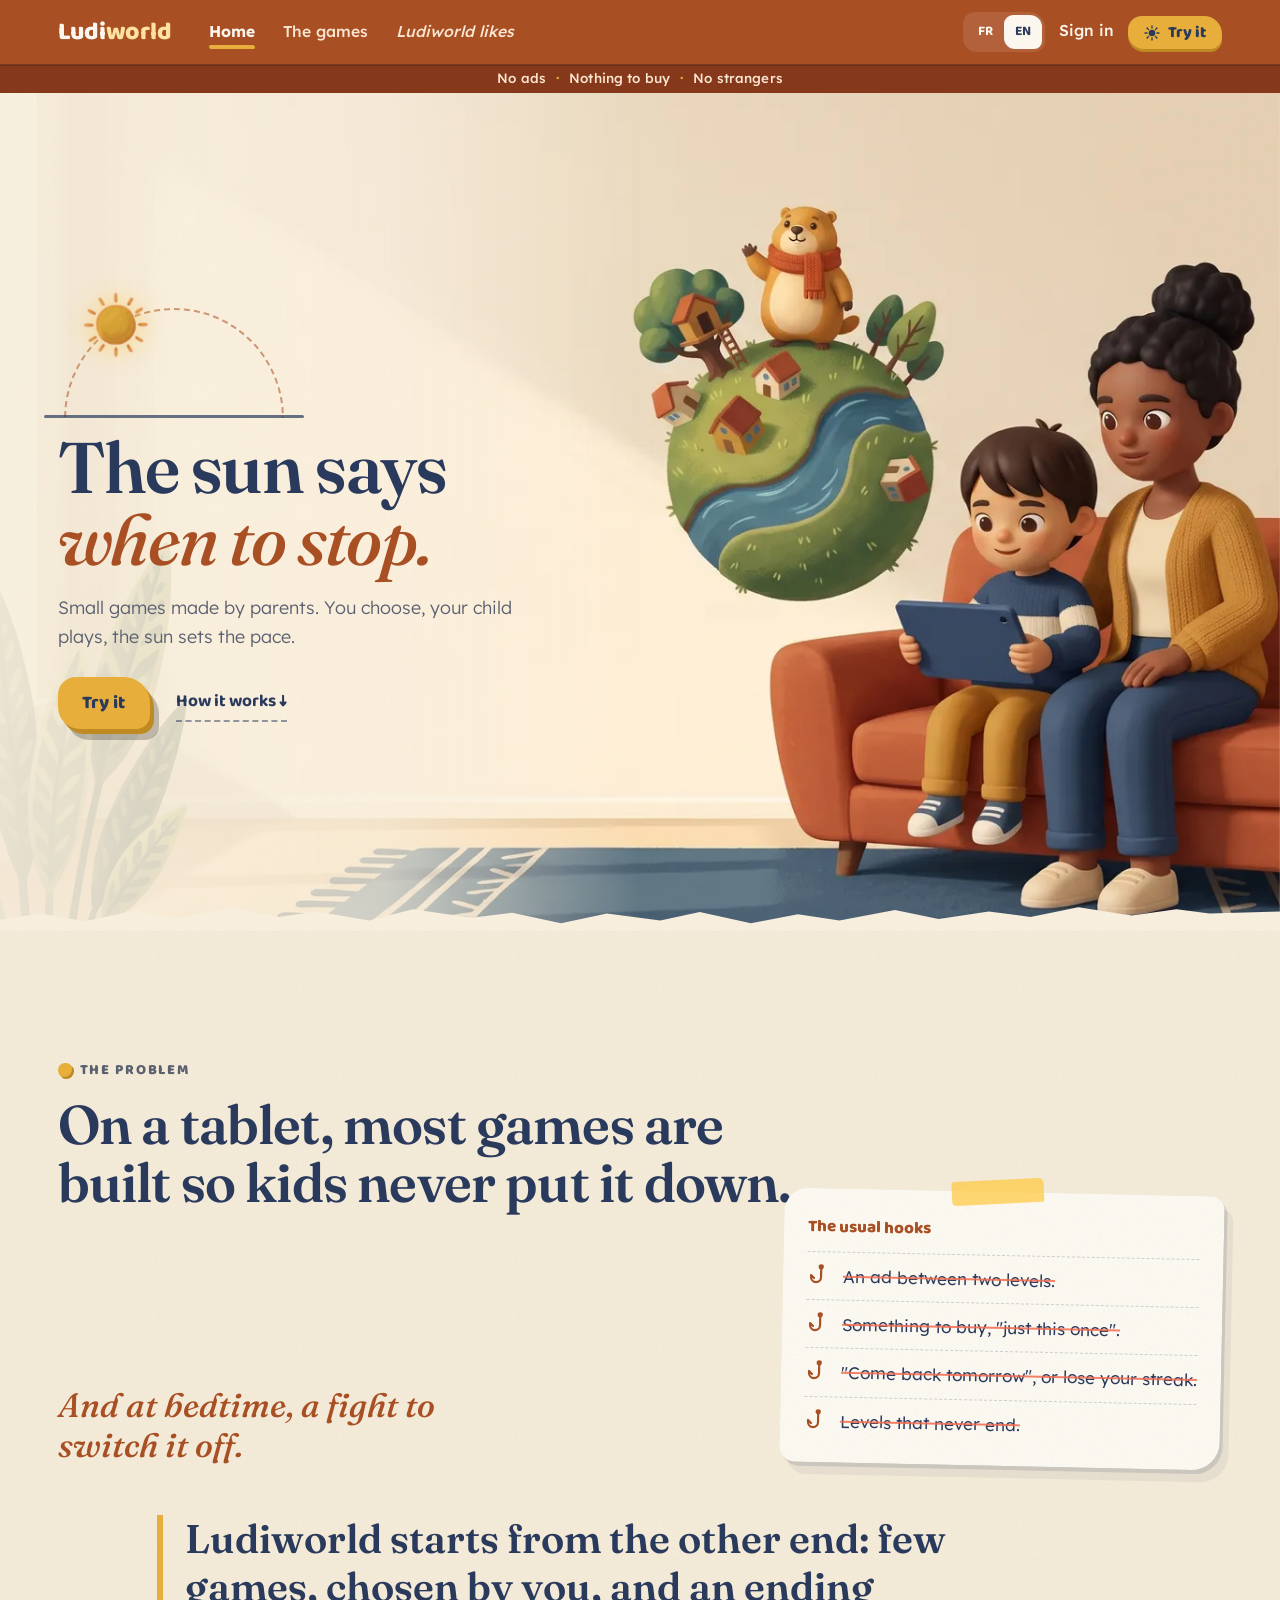
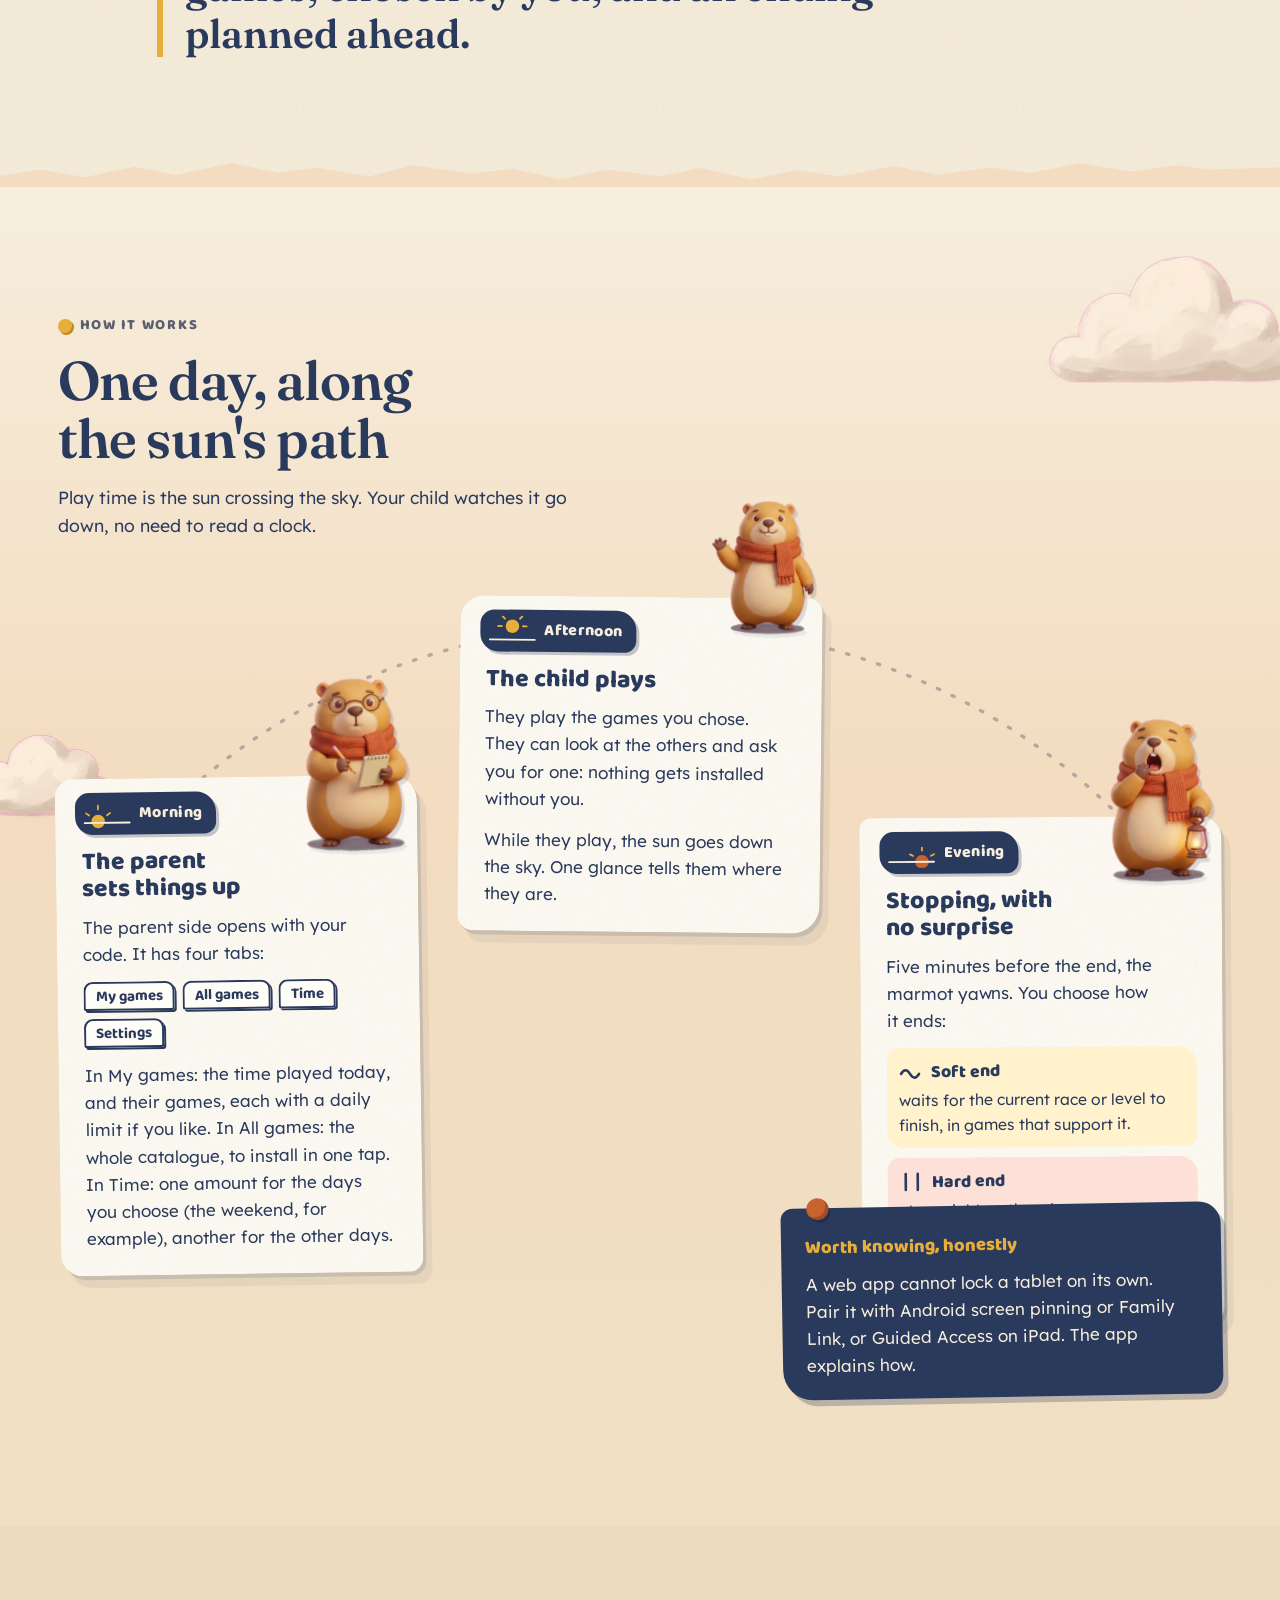
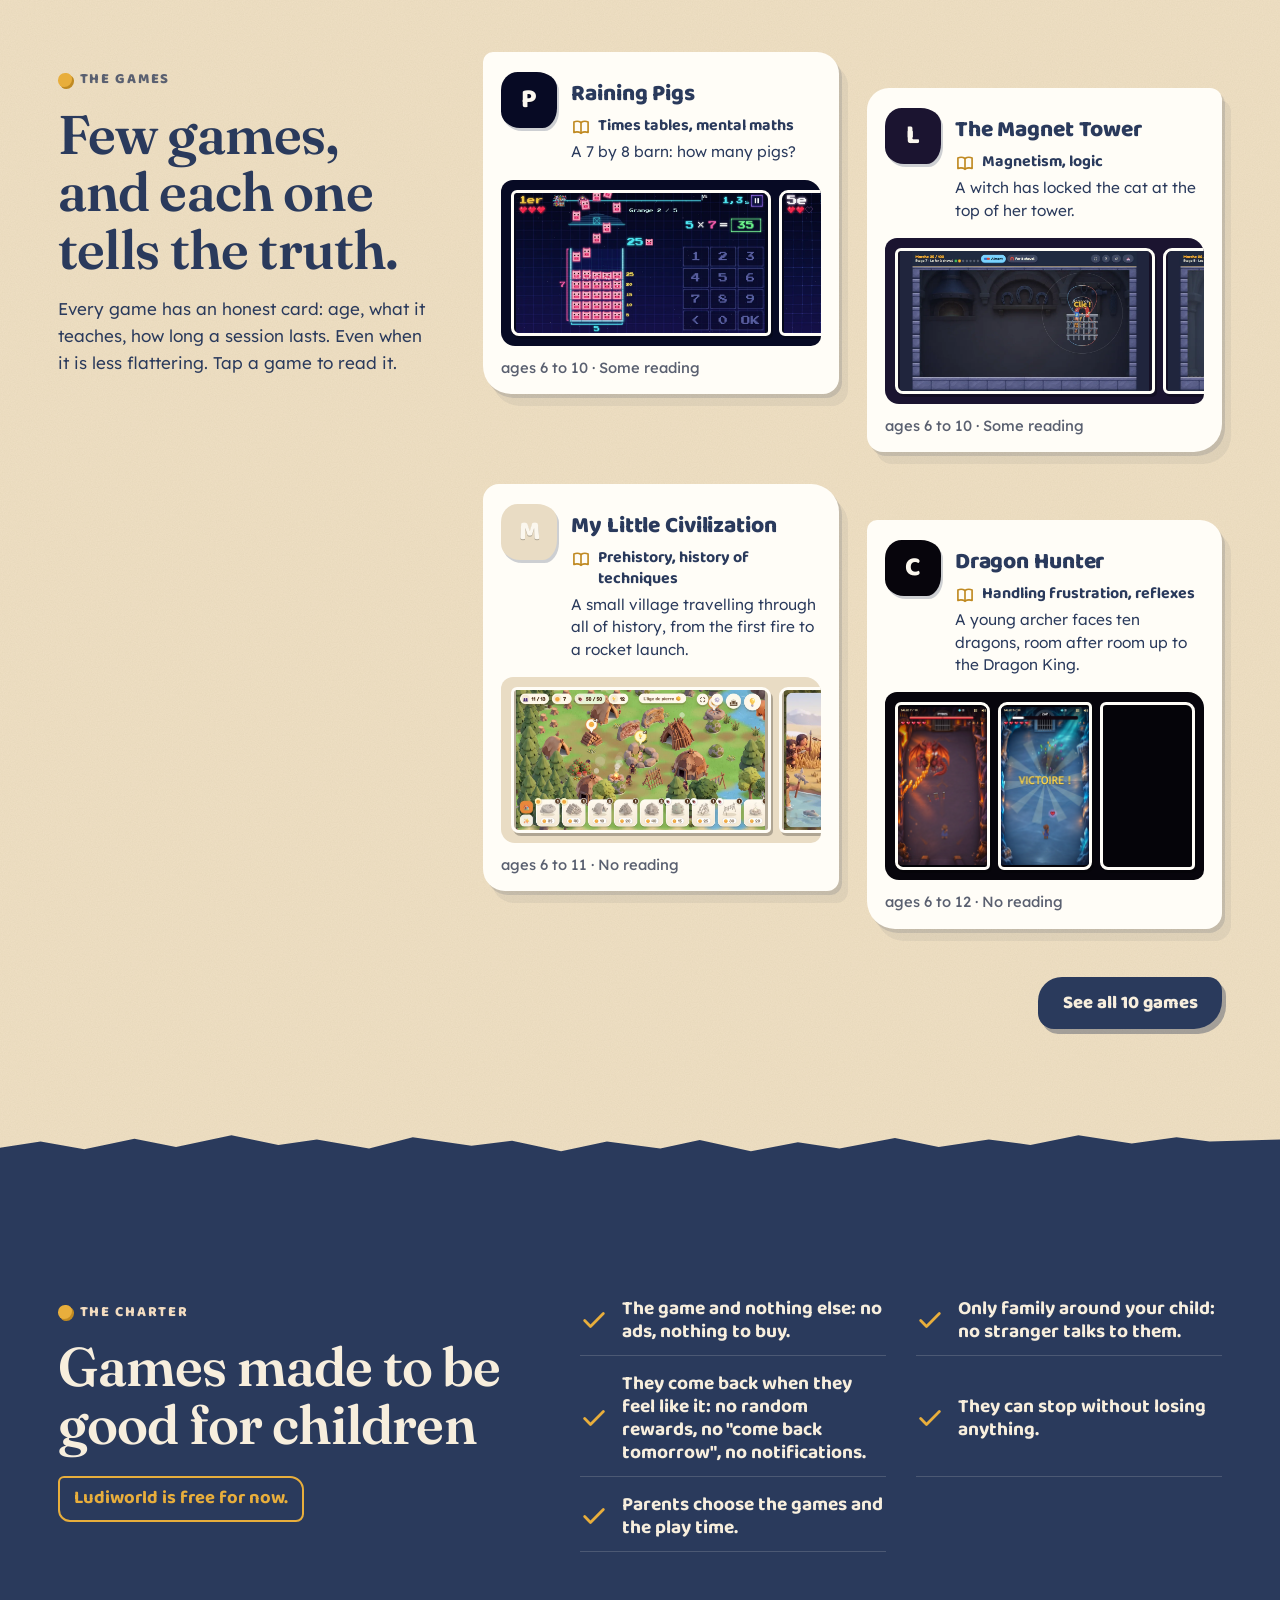
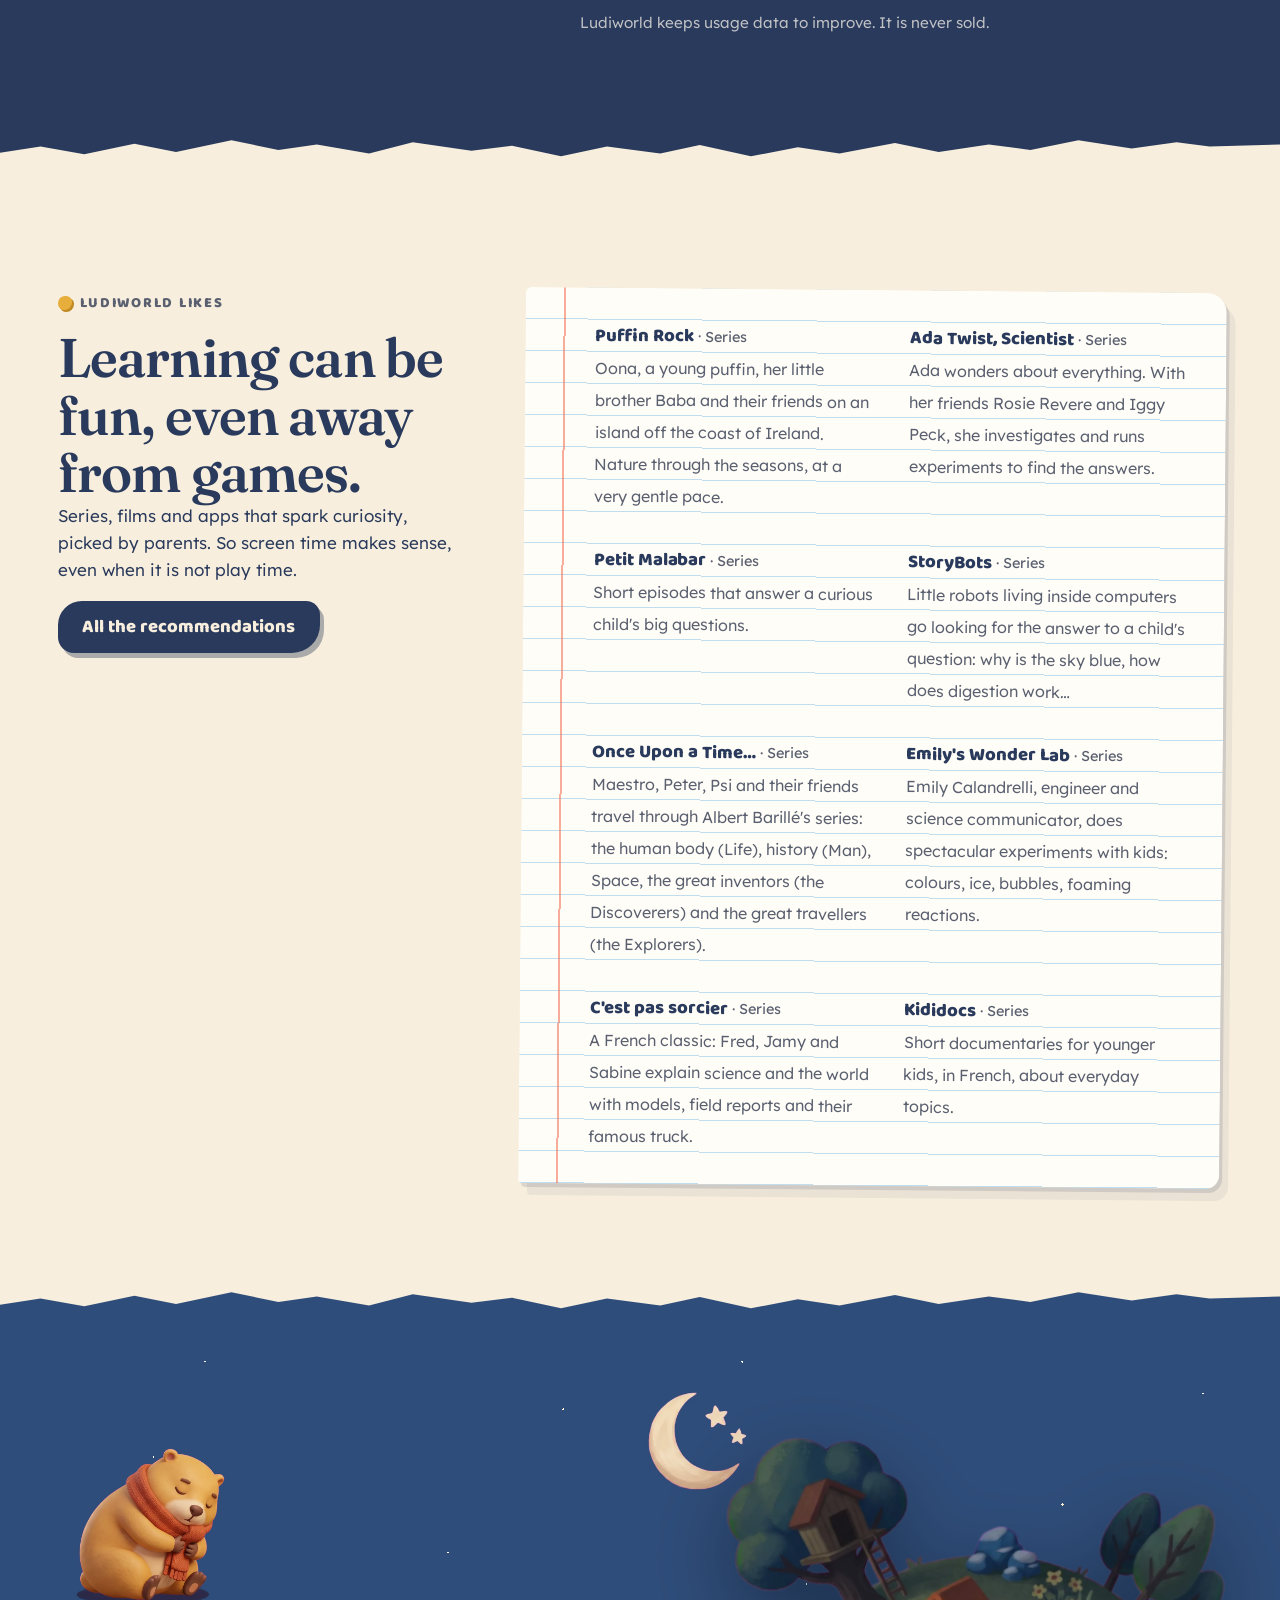
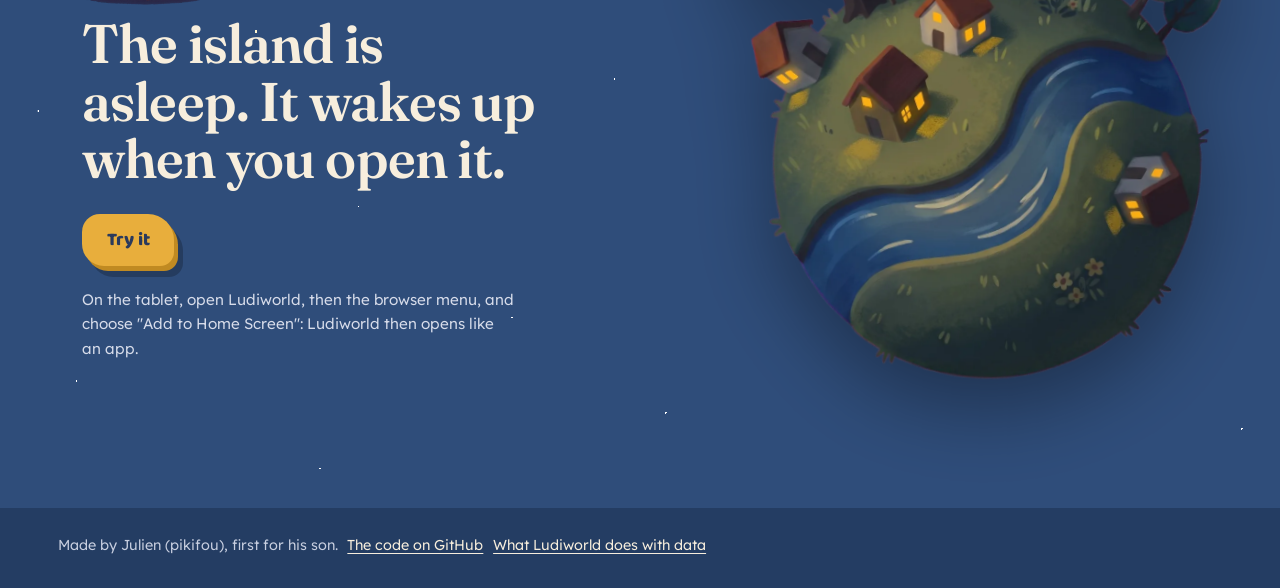
<file: docs/index.html>
<!doctype html>
<html lang="fr">
<head>
  <meta charset="utf-8">
  <meta name="viewport" content="width=device-width, initial-scale=1, viewport-fit=cover">
  <title>Ludiworld</title>
  <script src="site/demenager.js"></script>
  <script src="site/aiguillage.js"></script>
  <meta name="description" content="De petits jeux faits par des parents, sans pub, sans achat, sans pièges. Vous choisissez, votre enfant joue, le soleil dit quand on s'arrête.">
  <meta name="theme-color" content="#a94f24">
  <link rel="icon" href="icons/marmotte-192.png">
  <link rel="apple-touch-icon" href="icons/marmotte-180.png">
  <link rel="preload" href="fonts/fraunces.woff2" as="font" type="font/woff2" crossorigin>
  <link rel="preload" href="fonts/lexend.woff2" as="font" type="font/woff2" crossorigin>
  <link rel="preload" href="img/salon.webp" as="image" type="image/webp">
  <link rel="stylesheet" href="site/barre.css">
  <link rel="stylesheet" href="site/site.css">
  <link rel="stylesheet" href="site/catalogue.css">
</head>
<body data-page="accueil" data-base="">
  <a class="skip" href="#probleme" data-t="skip">Aller au contenu</a>

  <div id="lw-barre"></div>

  <!-- 1. Ouverture -->
  <header class="hero">
    <div class="hero-pic">
      <img class="hero-img" src="img/salon.webp" width="1600" height="893" fetchpriority="high"
           alt="Un après-midi dans un salon, une mère et son enfant sur un canapé orange. Un petit monde rond flotte au-dessus de la tablette, la marmotte y fait coucou."
           data-t-alt="heroAlt">
    </div>
    <div class="hero-copy">
      <div class="arc" aria-hidden="true">
        <span class="arc-path"></span>
        <span class="pivot"><img class="sun" src="img/soleil.webp" width="420" height="417" alt=""></span>
        <span class="horizon"></span>
      </div>
      <h1 class="hero-title">
        <span class="l1" data-t="h1a">Le soleil dit</span>
        <span class="l2" data-t="h1b">quand on s'arrête.</span>
      </h1>
      <p class="lede" data-t="lede">De petits jeux faits par des parents. Vous choisissez, votre enfant joue, le soleil donne le rythme.</p>
      <div class="ctas">
        <a class="btn btn-sun" href="app/#demarrer" data-app data-t="cta">Ouvrir Ludiworld</a>
        <a class="btn-ghost" href="#comment"><span data-t="how">Comment ça marche</span> <span aria-hidden="true">↓</span></a>
      </div>
    </div>
  </header>

  <main>
    <!-- 2. Le problème -->
    <section class="sec probleme" id="probleme" aria-labelledby="pb-title">
      <div class="pb-grid">
        <div class="pb-head">
          <p class="kicker" data-t="pbKick">Le problème</p>
          <h2 id="pb-title" data-t="pbTitle">Sur la tablette, la plupart des jeux sont faits pour qu'on ne la lâche pas.</h2>
        </div>
        <div class="hooks">
          <p class="hooks-title" data-t="hooksTitle">Les hameçons habituels</p>
          <ul>
            <li><svg class="ic" viewBox="0 0 24 24" aria-hidden="true"><path d="M14 2v11a5 5 0 1 1-10 0v-2l3 3"/><circle cx="14" cy="2.5" r="1.5"/></svg><span data-t="hook1">Une pub entre deux niveaux.</span></li>
            <li><svg class="ic" viewBox="0 0 24 24" aria-hidden="true"><path d="M14 2v11a5 5 0 1 1-10 0v-2l3 3"/><circle cx="14" cy="2.5" r="1.5"/></svg><span data-t="hook2">Quelque chose à acheter, «&nbsp;juste une fois&nbsp;».</span></li>
            <li><svg class="ic" viewBox="0 0 24 24" aria-hidden="true"><path d="M14 2v11a5 5 0 1 1-10 0v-2l3 3"/><circle cx="14" cy="2.5" r="1.5"/></svg><span data-t="hook3">«&nbsp;Reviens demain&nbsp;», sinon la série est perdue.</span></li>
            <li><svg class="ic" viewBox="0 0 24 24" aria-hidden="true"><path d="M14 2v11a5 5 0 1 1-10 0v-2l3 3"/><circle cx="14" cy="2.5" r="1.5"/></svg><span data-t="hook4">Des niveaux qui ne finissent jamais.</span></li>
          </ul>
        </div>
        <p class="pb-end" data-t="pbEnd">Et le soir, il faut se fâcher pour l'éteindre.</p>
        <p class="pb-turn" data-t="pbTurn">Ludiworld part de l'autre bout&nbsp;: peu de jeux, choisis par vous, et une fin prévue d'avance.</p>
      </div>
    </section>

    <!-- 3. Comment ça marche : une journée -->
    <section class="sec journee" id="comment" aria-labelledby="j-title">
      <img class="cloud c1" src="img/nuage-2.webp" width="460" height="243" alt="">
      <img class="cloud c2" src="img/nuage-3.webp" width="307" height="187" alt="">
      <div class="j-head">
        <p class="kicker" data-t="jKick">Comment ça marche</p>
        <h2 id="j-title" data-t="jTitle">Une journée, le long du soleil</h2>
        <p data-t="jIntro">Le temps de jeu, c'est le soleil qui traverse le ciel. Votre enfant le voit descendre, sans avoir à lire l'heure.</p>
      </div>

      <div class="steps-wrap">
        <svg class="j-arc" viewBox="0 0 1000 320" preserveAspectRatio="none" aria-hidden="true">
          <path d="M10 310 C 220 -60, 780 -60, 990 310"/>
        </svg>
        <ol class="steps">
          <li class="step s1">
            <div class="badge">
              <svg viewBox="0 0 64 40" aria-hidden="true"><circle class="sb" cx="20" cy="30" r="9"/><path class="ray" d="M20 14v-5M8 22l-4-3M32 22l4-3"/><path class="hz" d="M2 32h60"/></svg>
              <span data-t="t1">Matin</span>
            </div>
            <img class="mascot" src="img/marmotte-carnet.webp" width="462" height="775" alt="" loading="lazy">
            <h3 data-t="s1Title">Le parent prépare</h3>
            <p data-t="s1Text">Le côté parent s'ouvre avec votre code. Il a quatre onglets&nbsp;:</p>
            <ul class="chips onglets">
              <li data-t="f1">Mes jeux</li>
              <li data-t="f4">Tous les jeux</li>
              <li data-t="f2">Temps</li>
              <li data-t="f3">Réglages</li>
            </ul>
            <p data-t="s1Time">Dans Mes jeux&nbsp;: le temps joué aujourd'hui, et ses jeux, avec une limite par jour pour chacun si vous voulez. Dans Tous les jeux&nbsp;: tout le catalogue, à installer d'un geste. Dans Temps&nbsp;: un temps pour les jours que vous choisissez (le mercredi et le week-end, par exemple), un autre pour les autres jours.</p>
          </li>
          <li class="step s2">
            <div class="badge">
              <svg viewBox="0 0 64 40" aria-hidden="true"><circle class="sb" cx="32" cy="14" r="9"/><path class="ray" d="M18 14h-5M46 14h5M22 4l-3-3M42 4l3-3"/><path class="hz" d="M2 32h60"/></svg>
              <span data-t="t2">Après-midi</span>
            </div>
            <img class="mascot" src="img/marmotte-salut.webp" width="603" height="775" alt="" loading="lazy">
            <h3 data-t="s2Title">L'enfant joue</h3>
            <p data-t="s2Text">Il joue aux jeux que vous avez choisis. Il peut regarder les autres et vous en demander un&nbsp;: rien ne s'installe sans vous.</p>
            <p data-t="s2Sun">Pendant qu'il joue, le soleil descend dans le ciel. Il sait où il en est d'un coup d'œil.</p>
          </li>
          <li class="step s3">
            <div class="badge">
              <svg viewBox="0 0 64 40" aria-hidden="true"><circle class="sb late" cx="46" cy="32" r="9"/><path class="ray" d="M46 17v-4M34 24l-4-2M58 24l4-2"/><path class="hz" d="M2 32h60"/></svg>
              <span data-t="t3">Soir</span>
            </div>
            <img class="mascot" src="img/marmotte-baille.webp" width="490" height="775" alt="" loading="lazy">
            <h3 data-t="s3Title">On s'arrête, sans surprise</h3>
            <p data-t="s3Text">Cinq minutes avant la fin, la marmotte baille. Vous choisissez comment ça finit&nbsp;:</p>
            <dl class="ends">
              <div class="end-soft">
                <dt><svg viewBox="0 0 24 24" aria-hidden="true"><path d="M2 14c3-5 6-5 9 0s6 5 9 0"/></svg><span data-t="softT">Fin douce</span></dt>
                <dd data-t="softD">attend la fin de la course ou du niveau en cours, pour les jeux qui le permettent.</dd>
              </div>
              <div class="end-hard">
                <dt><svg viewBox="0 0 24 24" aria-hidden="true"><path d="M6 4v16M18 4v16"/></svg><span data-t="hardT">Fin nette</span></dt>
                <dd data-t="hardD">s'arrête à la minute près.</dd>
              </div>
            </dl>
            <p data-t="s3Sleep">Puis l'île s'endort. Pour aujourd'hui, c'est fini.</p>
          </li>
        </ol>
      </div>

      <aside class="note" aria-labelledby="note-title">
        <p class="note-title" id="note-title" data-t="noteTitle">À savoir, honnêtement</p>
        <p data-t="noteText">Une app web ne peut pas verrouiller une tablette à elle seule. Associez-la à l'épinglage d'écran d'Android ou à Family Link, ou à l'Accès guidé sur iPad. L'app explique comment faire.</p>
      </aside>
    </section>

    <!-- 4. Les jeux -->
    <section class="sec jeux" id="jeux" aria-labelledby="jeux-title">
      <div class="jeux-grid">
        <div class="jeux-head">
          <p class="kicker" data-t="gKick">Les jeux</p>
          <h2 id="jeux-title" data-t="gTitle">Peu de jeux, et chacun dit la vérité.</h2>
          <p data-t="gIntro">Chaque jeu a une fiche honnête&nbsp;: l'âge, ce qu'on y apprend, la durée d'une partie. Même quand c'est moins flatteur. Touchez un jeu pour la lire.</p>
        </div>
        <div class="jeux-list" id="jeux-list" aria-live="polite">
          <p class="jeux-wait" data-t="gLoading">Les fiches arrivent…</p>
        </div>
      </div>
      <p class="jeux-more"><a class="btn btn-ink" id="jeux-tous" href="les-jeux/" data-t="gMore">Voir tous les jeux</a></p>
    </section>

    <!-- 5. La charte : ce que sont les jeux de Ludiworld, en positif (Julien, 2026-11-18) -->
    <section class="sec charte" id="charte" aria-labelledby="ch-title">
      <div class="ch-grid">
        <div class="ch-head">
          <p class="kicker" data-t="cKick">La charte</p>
          <h2 id="ch-title" data-t="cTitle">Des jeux pensés pour faire du bien aux enfants</h2>
          <p class="ch-gratuit" data-t="cFree">Ludiworld est gratuit pour l'instant.</p>
        </div>
        <ul class="promises">
          <li><svg viewBox="0 0 24 24" aria-hidden="true"><path d="M4 12.5l5 5L20 6.5"/></svg><span data-t="p1">Le jeu, et rien d'autre&nbsp;: ni pub, ni achat.</span></li>
          <li><svg viewBox="0 0 24 24" aria-hidden="true"><path d="M4 12.5l5 5L20 6.5"/></svg><span data-t="p2">Autour de l'enfant, seulement sa famille&nbsp;: aucun inconnu ne lui parle.</span></li>
          <li><svg viewBox="0 0 24 24" aria-hidden="true"><path d="M4 12.5l5 5L20 6.5"/></svg><span data-t="p3">Il revient quand il en a envie&nbsp;: ni récompense au hasard, ni «&nbsp;reviens demain&nbsp;», ni notification.</span></li>
          <li><svg viewBox="0 0 24 24" aria-hidden="true"><path d="M4 12.5l5 5L20 6.5"/></svg><span data-t="p4">Il peut s'arrêter sans rien perdre.</span></li>
          <li><svg viewBox="0 0 24 24" aria-hidden="true"><path d="M4 12.5l5 5L20 6.5"/></svg><span data-t="p5">Le parent choisit les jeux et le temps de jeu.</span></li>
        </ul>
        <div class="donnees">
          <div>
            <p data-t="dText">Ludiworld garde des données d'usage pour s'améliorer. Elles ne sont jamais vendues.</p>
          </div>
        </div>
      </div>
    </section>

    <!-- 6. Ludiworld aime bien -->
    <section class="sec series" id="series" aria-labelledby="se-title">
      <div class="se-grid">
        <div class="se-head">
          <p class="kicker" data-t="sKick">Ludiworld aime bien</p>
          <h2 id="se-title" data-t="sTitle">Apprendre peut être fun, même loin des jeux.</h2>
          <p data-t="sIntro">Des séries, des films et des applis qui rendent curieux, choisis par des parents. Pour que le temps d'écran ait du sens, même quand ce n'est pas l'heure de jouer.</p>
          <p><a class="btn btn-ink" href="aime-bien/" data-t="sMore">Toutes les recommandations</a></p>
        </div>
        <dl class="carnet" id="aime-apercu" aria-live="polite"></dl>
      </div>
    </section>

    <!-- 8. La nuit -->
    <section class="sec nuit" id="nuit" aria-labelledby="n-title">
      <img class="moon" src="img/lune.webp" width="420" height="415" alt="" loading="lazy">
      <div class="n-grid">
        <div class="n-island">
          <img class="island" src="img/ile-nuit.webp" width="1100" height="1175" loading="lazy"
               alt="L'île de Ludiworld la nuit, ses fenêtres allumées." data-t-alt="islandAlt">
        </div>
        <div class="n-copy">
          <img class="dodo" src="img/marmotte-dodo.webp" width="568" height="600" loading="lazy"
               alt="La marmotte dort, enroulée dans son écharpe." data-t-alt="dodoAlt">
          <h2 id="n-title" data-t="nTitle">L'île dort. Elle se réveille quand vous l'ouvrez.</h2>
          <a class="btn btn-sun" href="app/#demarrer" data-app data-t="cta">Ouvrir Ludiworld</a>
          <p class="install" data-t="install">Sur la tablette, ouvrez Ludiworld, puis le menu du navigateur, et choisissez «&nbsp;Ajouter à l'écran d'accueil&nbsp;»&nbsp;: Ludiworld s'ouvre alors comme une app.</p>
        </div>
      </div>
    </section>
  </main>

  <footer class="foot" id="lw-pied"></footer>

  <script src="site/barre.js" defer></script>
  <script src="site/site.js" defer></script>
  <script src="site/accueil-en.js" defer></script>
  <script src="site/nuage.js" defer></script>
  <script src="site/catalogue.js" defer></script>
</body>
</html>
</file>
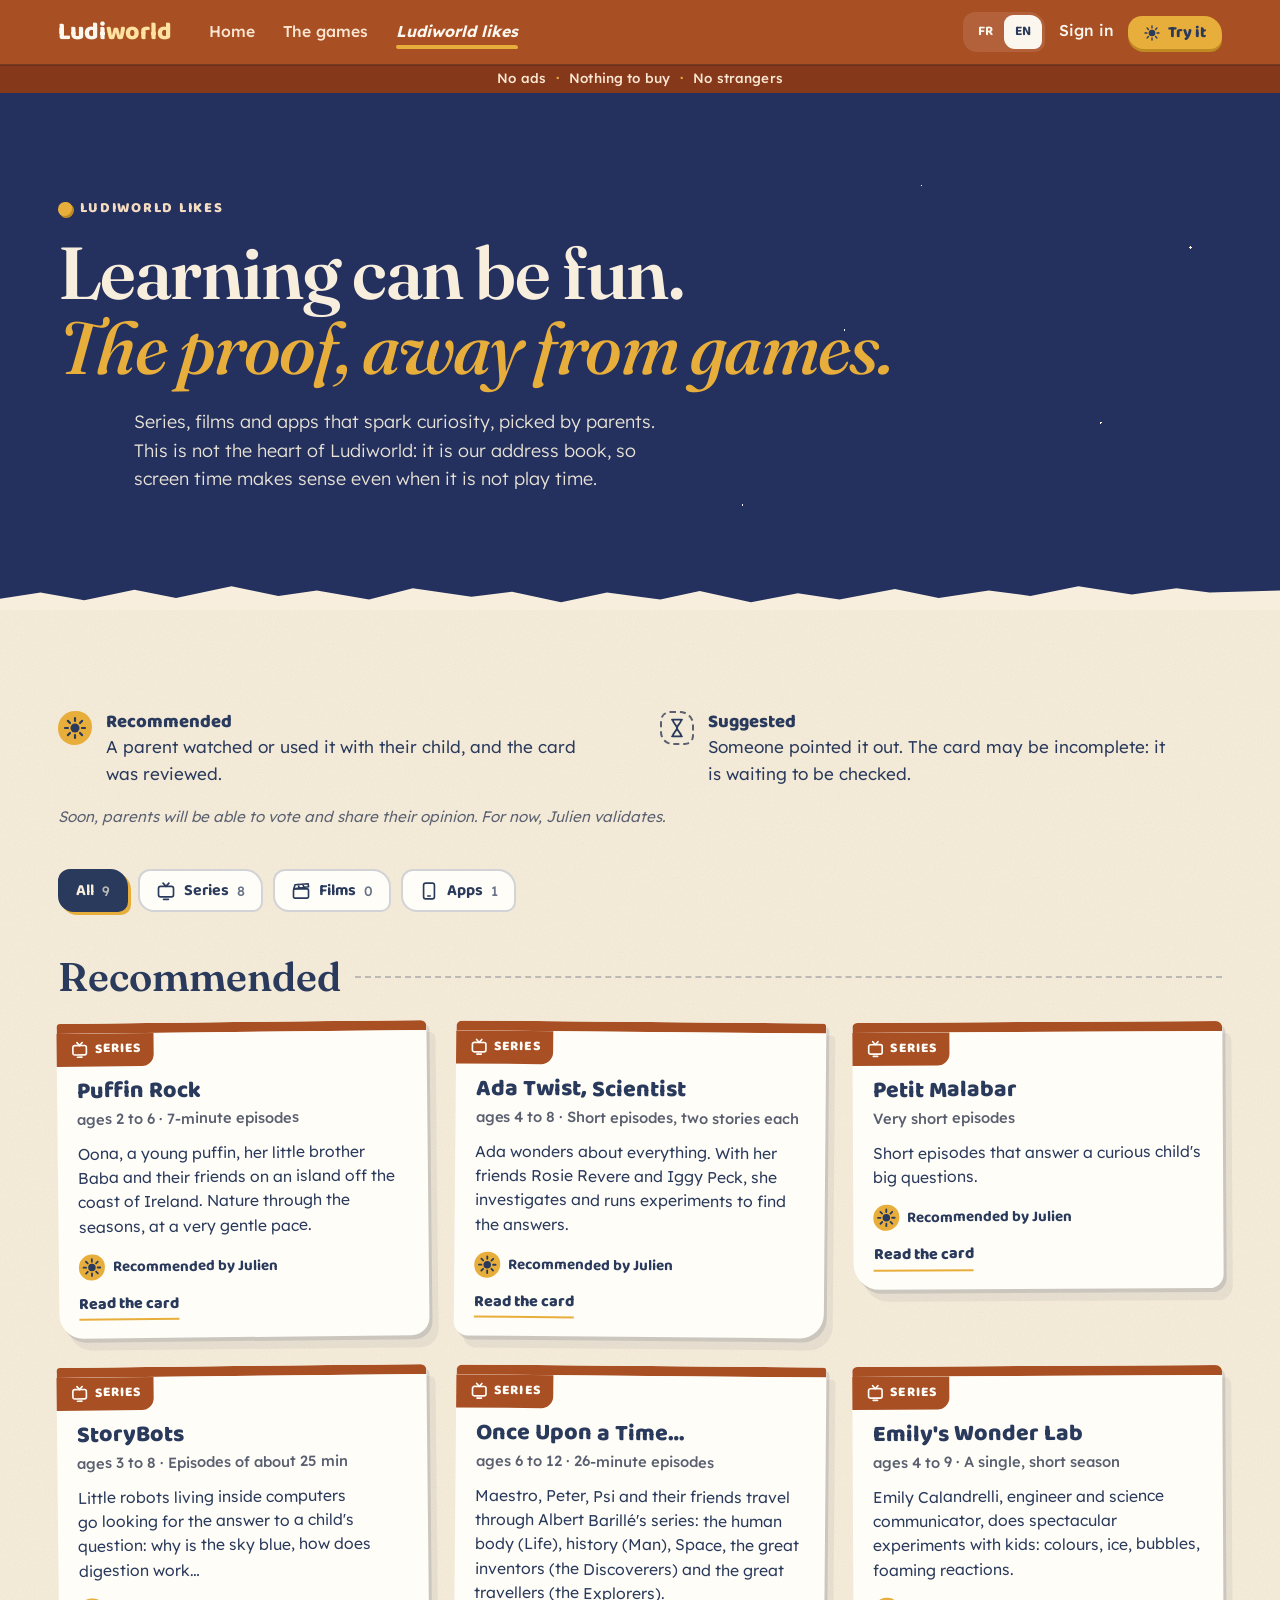
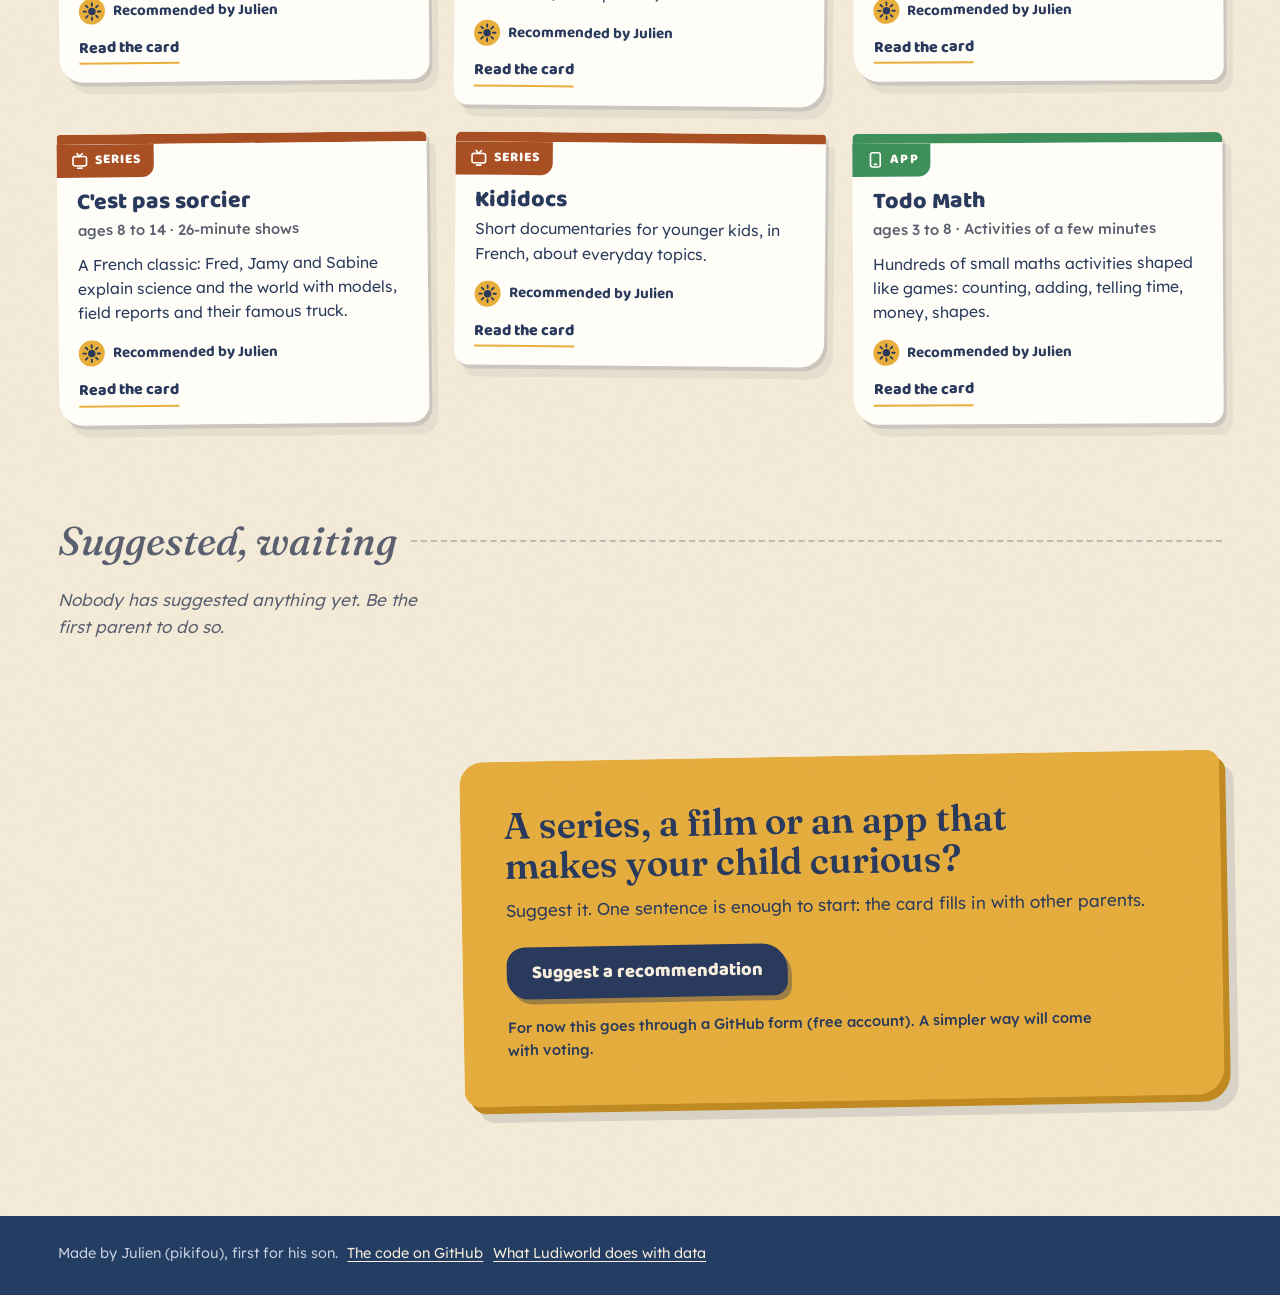
<file: docs/aime-bien/index.html>
<!doctype html>
<html lang="fr">
<head>
  <meta charset="utf-8">
  <meta name="viewport" content="width=device-width, initial-scale=1, viewport-fit=cover">
  <title>Ludiworld aime bien</title>
  <meta name="description" content="Des séries, des films et des applis qui rendent les enfants curieux, recommandés par des parents. Pour que le temps d'écran ait du sens.">
  <meta name="theme-color" content="#a94f24">
  <link rel="icon" href="../icons/marmotte-192.png">
  <link rel="apple-touch-icon" href="../icons/marmotte-180.png">
  <link rel="preload" href="../fonts/fraunces.woff2" as="font" type="font/woff2" crossorigin>
  <link rel="preload" href="../fonts/lexend.woff2" as="font" type="font/woff2" crossorigin>
  <link rel="stylesheet" href="../site/barre.css">
  <link rel="stylesheet" href="../site/site.css">
</head>
<body data-page="aime">
  <a class="skip" href="#contenu" data-t="skip">Aller au contenu</a>
  <div id="lw-barre"></div>

  <header class="page-tete tete-aime">
    <p class="kicker" data-t="kick">Ludiworld aime bien</p>
    <h1><span data-t="h1a">Apprendre peut être fun.</span> <em data-t="h1b">La preuve, loin des jeux.</em></h1>
    <p class="lede" data-t="lede">Des séries, des films et des applis qui rendent curieux, choisis par des parents. Ce n'est pas le cœur de Ludiworld&nbsp;: c'est notre carnet d'adresses, pour que le temps d'écran ait du sens même quand ce n'est pas l'heure de jouer.</p>
  </header>

  <main id="contenu" class="page-corps aime">
    <aside class="ab-regle" aria-labelledby="regle-titre">
      <h2 id="regle-titre" class="sr-only" data-t="ruleTitle">Comment une fiche est validée</h2>
      <div class="ab-statut valide">
        <svg viewBox="0 0 24 24" aria-hidden="true"><circle cx="12" cy="12" r="4.5" class="fill"/><path d="M12 2v3M12 19v3M2 12h3M19 12h3M4.9 4.9l2.1 2.1M17 17l2.1 2.1M4.9 19.1L7 17M17 7l2.1-2.1"/></svg>
        <p><b data-t="okT">Recommandé</b> <span data-t="okD">Un parent l'a regardé ou utilisé avec son enfant, et la fiche a été relue.</span></p>
      </div>
      <div class="ab-statut propose">
        <svg viewBox="0 0 24 24" aria-hidden="true"><path d="M6 2h12M6 22h12M7 2c0 5 5 6 5 10s-5 5-5 10M17 2c0 5-5 6-5 10s5 5 5 10"/></svg>
        <p><b data-t="waitT">Proposé</b> <span data-t="waitD">Quelqu'un l'a signalé. La fiche est peut-être incomplète&nbsp;: elle attend d'être vue.</span></p>
      </div>
      <p class="ab-votes" data-t="votes">Bientôt, les parents pourront voter et donner leur avis. Pour l'instant, c'est Julien qui valide.</p>
    </aside>

    <div class="ab-filtres" role="group" aria-label="Filtrer" data-t-aria="filter">
      <button type="button" data-filtre="tout" aria-pressed="true"><span data-t="fAll">Tout</span> <span class="compte"></span></button>
      <button type="button" data-filtre="serie" aria-pressed="false"><svg viewBox="0 0 24 24" aria-hidden="true"><rect x="3" y="6.5" width="18" height="12.5" rx="2.5"/><path d="M8.5 2.5l3.5 4 3.5-4M9 22h6"/></svg><span data-t="fSerie">Séries</span> <span class="compte"></span></button>
      <button type="button" data-filtre="film" aria-pressed="false"><svg viewBox="0 0 24 24" aria-hidden="true"><rect x="3" y="9.5" width="18" height="11" rx="1.5"/><path d="M3.4 9.5l1.4-5 15.8-1.2.4 3.6zM8.5 4.2l1.6 4.6M14.2 3.8l1.6 4.6"/></svg><span data-t="fFilm">Films</span> <span class="compte"></span></button>
      <button type="button" data-filtre="appli" aria-pressed="false"><svg viewBox="0 0 24 24" aria-hidden="true"><rect x="5.5" y="2.5" width="13" height="19" rx="2.5"/><path d="M10.5 18h3"/></svg><span data-t="fAppli">Applis</span> <span class="compte"></span></button>
    </div>

    <section class="ab-groupe" aria-labelledby="ab-v-titre">
      <h2 id="ab-v-titre" data-t="okTitle">Recommandé</h2>
      <div class="ab-grille" id="ab-valides" aria-live="polite">
        <p class="jeux-wait" data-t="loading">Les fiches arrivent…</p>
      </div>
    </section>

    <section class="ab-groupe ab-file" aria-labelledby="ab-p-titre">
      <h2 id="ab-p-titre" data-t="waitTitle">Proposé, en attente</h2>
      <div class="ab-grille" id="ab-proposes" aria-live="polite"></div>
    </section>

    <aside class="relais">
      <h2 data-t="moreTitle">Une série, un film ou une appli rend votre enfant curieux&nbsp;?</h2>
      <p data-t="moreText">Proposez-la. Une phrase suffit pour commencer&nbsp;: la fiche se complète avec les autres parents.</p>
      <a class="btn btn-sun" href="https://github.com/pikifou/ludiworld/issues/new?template=recommander.yml" data-t="moreGo">Proposer une recommandation</a>
      <p class="relais-note" data-t="moreNote">Pour l'instant, cela passe par un formulaire GitHub (compte gratuit). Une version plus simple viendra avec les votes.</p>
    </aside>
  </main>

  <footer class="foot" id="lw-pied"></footer>

  <script src="../site/barre.js" defer></script>
  <script src="../site/site.js" defer></script>
  <script src="en.js" defer></script>
</body>
</html>
</file>
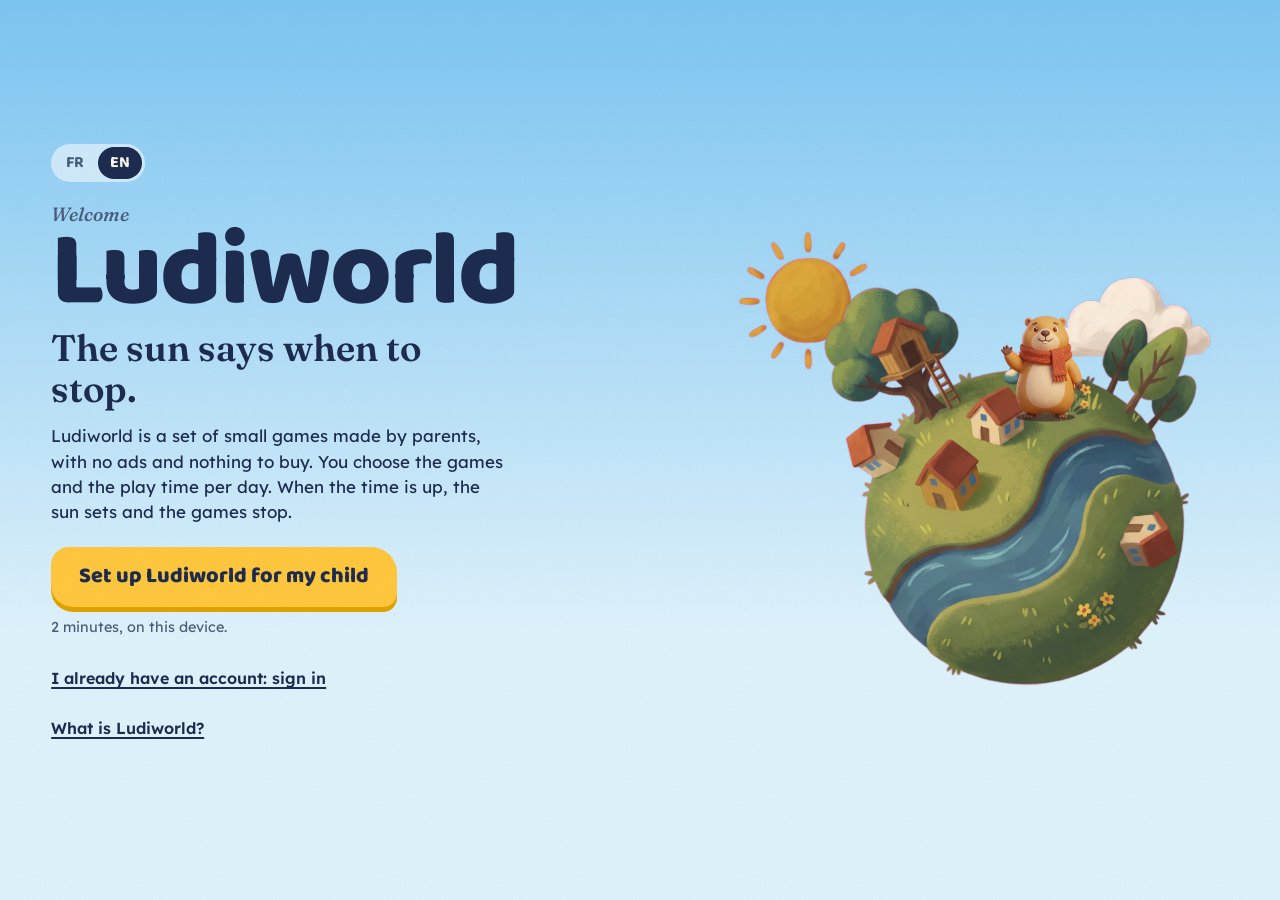
<file: docs/app/index.html>
<!doctype html>
<html lang="fr">
<head>
  <meta charset="utf-8">
  <meta name="viewport" content="width=device-width, initial-scale=1, viewport-fit=cover">
  <!-- L'appli vit sous app/ (le site est à la racine, Julien 2026-11-18) ; ses fichiers restent à la racine du site :
       toutes les adresses relatives (img/, jeux/, kit/, compte/…) partent de là. Pas de lien en « #… » dans l'appli. -->
  <base href="../">
  <!-- L'ancienne adresse (pikifou.github.io/ludiworld/) part vers ludiworld.app avec les réglages de l'appareil ; ici, on les reprend. -->
  <script src="site/demenager.js"></script>
  <title>Ludiworld</title>
  <meta name="description" content="Des petits jeux faits maison par des parents, qui font apprendre. Le parent choisit les jeux et le temps de jeu, le soleil dit quand on s'arrête.">
  <meta name="theme-color" content="#7cc6f2">
  <link rel="manifest" href="manifest.webmanifest">
  <link rel="icon" href="icons/marmotte-64.png">
  <link rel="apple-touch-icon" href="icons/marmotte-180.png">
  <link rel="preload" href="fonts/baloo2-800.woff2" as="font" type="font/woff2" crossorigin>
  <link rel="preload" href="fonts/lexend.woff2" as="font" type="font/woff2" crossorigin>
  <link rel="stylesheet" href="site/catalogue.css">
  <link rel="stylesheet" href="site/barre.css">
  <link rel="stylesheet" href="style.css">
</head>
<body>
  <!-- Première ouverture : le parent prépare Ludiworld -->
  <section id="v-accueil" class="accueil" hidden></section>

  <!-- Côté enfant : l'île et le soleil -->
  <section id="v-enfant" class="enfant" hidden>
    <div class="ciel" aria-hidden="true">
      <img class="astre soleil" src="img/soleil.webp" alt="">
      <img class="astre lune" src="img/lune.webp" alt="">
      <span class="etoiles"></span>
      <img class="nuage n1" src="img/nuage-1.webp" alt="">
      <img class="nuage n2" src="img/nuage-2.webp" alt="">
      <img class="nuage n3" src="img/nuage-3.webp" alt="">
    </div>
    <header class="e-haut">
      <h1 class="e-salut" id="e-salut"></h1>
      <p class="e-temps" id="e-temps" aria-live="polite"></p>
      <button type="button" class="e-qui" id="e-qui" hidden><svg viewBox="0 0 24 24" aria-hidden="true" class="ico"><circle cx="12" cy="8" r="4.5" fill="currentColor"/><path d="M3.5 21c1.2-4.6 4.6-7 8.5-7s7.3 2.4 8.5 7z" fill="currentColor"/></svg><span></span></button>
    </header>
    <div class="e-monde" aria-hidden="true">
      <div class="ile">
        <img class="ile-jour" src="img/ile-jour.webp" alt="">
        <img class="ile-nuit" src="img/ile-nuit.webp" alt="">
        <img class="marmotte" id="e-marmotte" src="img/marmotte-salut.webp" alt="">
      </div>
    </div>
    <nav class="e-jeux" id="e-jeux" aria-label="Jeux"></nav>
    <div class="e-dodo" id="e-dodo" hidden></div>
    <div class="e-pied">
    <button type="button" class="e-parents" id="e-parents"><svg viewBox="0 0 24 24" aria-hidden="true" class="ico"><rect x="4" y="10.5" width="16" height="11" rx="2.5" fill="currentColor"/><path d="M8 10.5V7a4 4 0 0 1 8 0v3.5" fill="none" stroke="currentColor" stroke-width="2.4"/></svg><span class="e-parents-txt" data-fr="Parents" data-en="Parents">Parents</span><span class="e-parents-hint"></span></button>
    <!-- Le son de la maison : un haut-parleur ; au toucher, musique, bruitages, voix (Julien, 2026-11-23) -->
    <div class="e-son-zone">
      <button type="button" class="e-son" id="e-son" aria-expanded="false" aria-controls="e-son-panneau"><svg viewBox="0 0 24 24" aria-hidden="true"><path d="M3.5 9h4l5.5-4.5v15L7.5 15h-4z" fill="currentColor"/><path class="ondes" d="M16 8.5a5 5 0 0 1 0 7M18.7 6a8.6 8.6 0 0 1 0 12" fill="none" stroke="currentColor" stroke-width="2.2" stroke-linecap="round"/><path class="barre" d="M15.5 8.5l6 7m0-7l-6 7" fill="none" stroke="currentColor" stroke-width="2.4" stroke-linecap="round"/></svg></button>
      <div class="e-son-panneau" id="e-son-panneau" role="group" hidden></div>
    </div>
    <!-- Regarder tous les jeux : une vitrine dessinée, sans mot à lire (le nom est dans aria-label) -->
    <button type="button" class="e-vitrine" id="e-vitrine" hidden><svg viewBox="0 0 64 56" aria-hidden="true">
      <path class="v-mur" d="M9 25h46v27H9z"/>
      <rect class="v-carreau" x="15" y="31" width="34" height="16" rx="3"/>
      <rect class="v-jeu1" x="19" y="35" width="8" height="8" rx="2.5"/><rect class="v-jeu2" x="28" y="35" width="8" height="8" rx="3"/><rect class="v-jeu3" x="37" y="35" width="8" height="8" rx="2"/>
      <path class="v-auvent" d="M6 6h52l4 15a5 5 0 0 1-10 0 5 5 0 0 1-10 0 5 5 0 0 1-10 0 5 5 0 0 1-10 0 5 5 0 0 1-10 0 5 5 0 0 1-10 0z"/>
      <path class="v-raies" d="M10.3 6L7 21M19 6l-2 15M27.7 6L27 21M36.3 6l.7 15M45 6l2 15M53.7 6L57 21"/>
    </svg></button>
    </div>
  </section>

  <!-- Côté enfant : tous les jeux, pour regarder et en demander un -->
  <section id="vitrine" class="vitrine" hidden></section>

  <!-- Côté parent : un seul bandeau (Julien, 2026-11-18). Le logo (vers le site), « Connecté » et le compte,
       les onglets, les enfants, « Rendre l'appareil », sur une ligne (onglets et « Rendre » en bas sur téléphone). La langue : dans Réglages. -->
  <section id="v-parent" class="parents" hidden>
    <header class="pa-barre">
      <div class="pa-logo" id="pa-logo"></div>
      <div class="pa-qui" id="pa-qui"></div>
      <div class="pa-enfants" id="pa-enfants" role="group"></div>
      <div class="pa-bas">
        <!-- « Changé : … Annuler » : dans la barre, jamais posé sur un bouton -->
        <div class="pa-journal" id="pa-journal" role="status" hidden></div>
        <nav class="pa-onglets" id="pa-onglets" role="tablist"></nav>
        <button type="button" class="pa-rendre" id="pa-rendre"><svg viewBox="0 0 24 24" aria-hidden="true" class="ico"><circle cx="12" cy="12" r="5" fill="currentColor"/><g stroke="currentColor" stroke-width="2" stroke-linecap="round"><path d="M12 1.5v3M12 19.5v3M1.5 12h3M19.5 12h3M4.6 4.6l2.1 2.1M17.3 17.3l2.1 2.1M4.6 19.4l2.1-2.1M17.3 6.7l2.1-2.1"/></g></svg><span></span></button>
      </div>
    </header>
    <main class="pa-page" id="pa-page"></main>
  </section>

  <dialog id="gate" class="gate"></dialog>
  <dialog id="qui" class="gate qui"></dialog>

  <div id="player" class="player" hidden>
    <button type="button" class="player-back" id="player-back"></button>
    <button type="button" class="p-reste" id="p-reste" hidden></button>
    <div class="p-bandeau" id="p-bandeau" role="status" hidden></div>
    <div class="p-rideau" id="p-rideau" hidden></div>
  </div>

  <script src="site/barre.js"></script>
  <script src="textes.js"></script>
  <script src="temps.js"></script>
  <script src="synchro.js"></script>
  <script src="usage.js"></script>
  <script src="site/nuage.js"></script>
  <script src="site/catalogue.js"></script>
  <script src="app.js"></script>
</body>
</html>
</file>
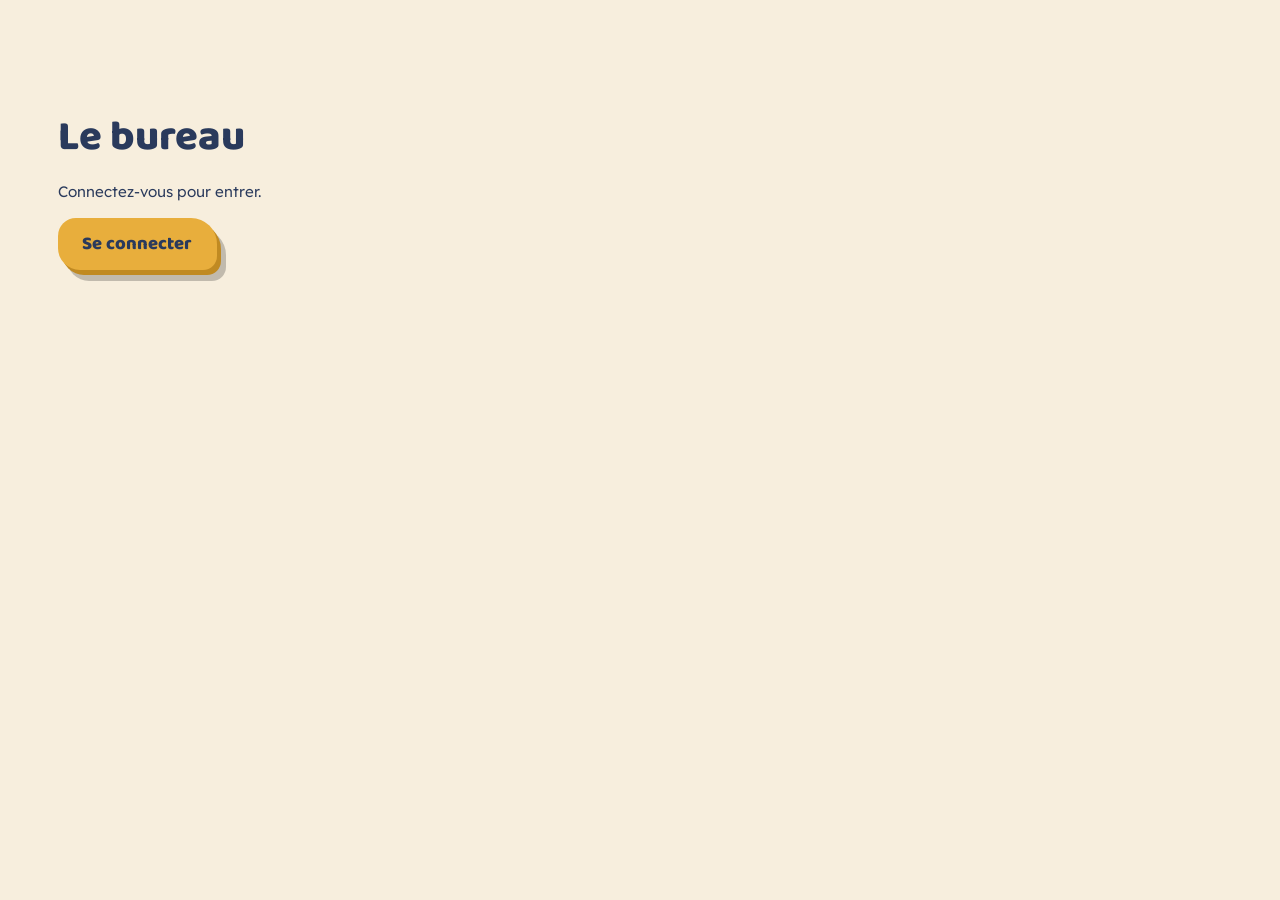
<file: docs/bureau/index.html>
<!doctype html>
<html lang="fr">
<head>
  <meta charset="utf-8">
  <meta name="viewport" content="width=device-width, initial-scale=1, viewport-fit=cover">
  <meta name="robots" content="noindex, nofollow">
  <title>Le bureau · Ludiworld</title>
  <link rel="icon" href="../icons/marmotte-192.png">
  <link rel="stylesheet" href="../site/barre.css">
  <link rel="stylesheet" href="../site/site.css">
  <link rel="stylesheet" href="bureau.css">
</head>
<body>
  <!-- Le code de cette page est public ; les données ne le sont pas : la base ne les rend qu'à un compte du bureau. -->
  <div class="b-garde" id="b-garde">
    <h1 id="b-garde-t">Le bureau</h1>
    <p id="b-garde-p" role="status">Chargement…</p>
    <a class="btn btn-sun" id="b-garde-a" href="../compte/#connexion" hidden>Se connecter</a>
  </div>

  <div class="bureau" id="bureau" hidden>
    <aside class="b-rail">
      <a class="lw-marque" href="../" aria-label="Ludiworld">Ludi<span>world</span></a>
      <nav id="b-nav" aria-label="Rubriques">
        <a href="#apercu">Aperçu</a>
        <a href="#usage">L'usage</a>
        <a href="#envies">Les envies</a>
        <a href="#comptes">Les comptes</a>
        <a href="#avis">Les avis</a>
        <a href="#catalogue">Le catalogue</a>
        <a href="#formules">Les formules</a>
      </nav>
      <p class="b-qui" id="b-qui"></p>
    </aside>
    <main class="b-page">
      <section data-rub="apercu" hidden>
        <h1>Aperçu</h1>
        <div class="b-attente" id="ap-attente"></div>
        <div class="b-deux">
          <div>
            <h2>Du questionnaire au compte</h2>
            <div id="ap-parcours"></div>
          </div>
          <div>
            <h2>Depuis l'arrivée des comptes</h2>
            <dl class="b-chiffres" id="ap-chiffres"></dl>
          </div>
        </div>
        <h2>Ce que les gens veulent</h2>
        <div id="ap-envie"></div>
        <h2>Chaque semaine, sur 12 semaines</h2>
        <div class="b-deux" id="ap-semaines"></div>
      </section>

      <section data-rub="usage" hidden>
        <h1>L'usage de l'appli</h1>
        <p class="b-note">Des totaux seulement : la base ne donne pas les lignes. Sans nom : un numéro d'appareil tiré au hasard (renouvelé chaque année), la tranche d'âge, le type d'appareil, la langue. Les familles qui ont refusé dans Réglages n'y sont pas. Gardé 25 mois.</p>
        <div class="b-outils">
          <label>Période
            <select id="us-periode">
              <option value="30">30 derniers jours</option>
              <option value="90" selected>90 derniers jours</option>
              <option value="365">un an</option>
              <option value="750">tout</option>
            </select>
          </label>
        </div>
        <dl class="b-chiffres" id="us-chiffres"></dl>
        <h2>Chaque semaine</h2>
        <div class="b-trois" id="us-semaines"></div>
        <h2>Les jeux</h2>
        <div class="b-tableau"><table id="us-jeux"></table></div>
        <h2>L'activité de fin (« Comment faire ? »)</h2>
        <p class="b-note">Pour chaque jeu qui a une activité : combien de fois l'idée a été montrée sur « C'est fini pour aujourd'hui », combien de fois l'activité a été ouverte, jusqu'où, et « J'ai fini » (l'enfant a appuyé : cela ne dit pas qu'il a vraiment plié).</p>
        <div class="b-tableau"><table id="us-activites"></table></div>
        <div class="b-deux">
          <div><h2>Comment les parties s'arrêtent</h2><div id="us-fins"></div></div>
          <div><h2>Les côtés de l'appli ouverts</h2><div id="us-vues"></div></div>
        </div>
        <h2>Ceux qui refusent</h2>
        <p class="b-note">Quand un parent décoche la case dans Réglages, l'appli envoie une seule fois « refusé » (« accepté de nouveau » s'il recoche), avec un numéro neuf, la tranche d'âge et le type d'appareil. La part est approchée : refus moins reprises, sur les appareils vus plus ces refus. À comparer aux répartitions dessous pour voir si l'échantillon penche.</p>
        <dl class="b-chiffres" id="us-refus"></dl>
        <div class="b-deux">
          <div><h3>Âge de ceux qui refusent</h3><div id="us-refus-age"></div></div>
          <div><h3>Appareils de ceux qui refusent</h3><div id="us-refus-format"></div></div>
        </div>
        <div class="b-trois">
          <div><h2>Âge (appareils)</h2><div id="us-age"></div></div>
          <div><h2>Appareils</h2><div id="us-format"></div></div>
          <div><h2>Langue (appareils)</h2><div id="us-langue"></div></div>
        </div>
      </section>
      <section data-rub="envies" hidden>
        <h1>Les envies</h1>
        <div class="b-trois" id="en-totaux"></div>
        <h2>Toutes les réponses</h2>
        <div class="b-outils">
          <label>Montrer
            <select id="en-filtre">
              <option value="">tout le monde</option>
              <option value="jouer">veut trouver des jeux</option>
              <option value="aider">veut aider</option>
              <option value="creer">veut faire un jeu</option>
              <option value="curieux">regarde</option>
              <option value="message">a laissé un message</option>
            </select>
          </label>
          <button type="button" class="btn-ligne" id="en-csv">Exporter en CSV</button>
        </div>
        <div class="b-tableau"><table id="en-table"></table></div>
      </section>

      <section data-rub="comptes" hidden>
        <h1>Les comptes</h1>
        <p class="b-note">Ni pseudo, ni temps de jeu, ni rien d'autre sur les enfants : la base ne les donne pas à cet écran.</p>
        <div class="b-outils">
          <label>Chercher une adresse <input id="co-cherche" type="search" autocomplete="off"></label>
          <button type="button" class="btn-ligne" id="co-csv">Exporter ceux qui acceptent nos messages</button>
        </div>
        <div class="b-tableau"><table id="co-table"></table></div>
      </section>

      <section data-rub="avis" hidden>
        <h1>Les avis de parents</h1>
        <p class="b-note">Un mot libre n'apparaît sur la fiche qu'une fois accepté ici, et seulement quand le jeu a 5 avis ou plus. Un mot que le parent change revient à relire. Les adresses des parents ne sont pas données à cet écran.</p>
        <h2 id="av-relire-t">Mots à relire</h2>
        <div id="av-relire"></div>
        <h2>Par jeu</h2>
        <div class="b-tableau"><table id="av-jeux"></table></div>
        <h2>Tous les avis</h2>
        <div class="b-tableau"><table id="av-table"></table></div>
      </section>

      <section data-rub="catalogue" hidden>
        <h1>Le catalogue</h1>
        <h2>À traiter sur GitHub</h2>
        <div id="ca-github"></div>
        <h2>Les jeux</h2>
        <div class="b-tableau"><table id="ca-jeux"></table></div>
        <h2>Ludiworld aime bien</h2>
        <div class="b-tableau"><table id="ca-recos"></table></div>
      </section>

      <section data-rub="formules" hidden>
        <h1>Les formules</h1>
        <p class="b-note">Un droit (comme « synchro ») appartient à une formule : la base refuse l'écriture à qui n'y a pas droit. Lire et effacer ses données restent toujours possibles. Les formules se modifient dans Supabase, jamais depuis un navigateur.</p>
        <div class="b-tableau"><table id="fo-table"></table></div>
      </section>
    </main>
  </div>

  <script src="../site/barre.js"></script>
  <script src="../synchro.js"></script>
  <script src="../site/nuage.js"></script>
  <script src="bureau.js"></script>
</body>
</html>
</file>
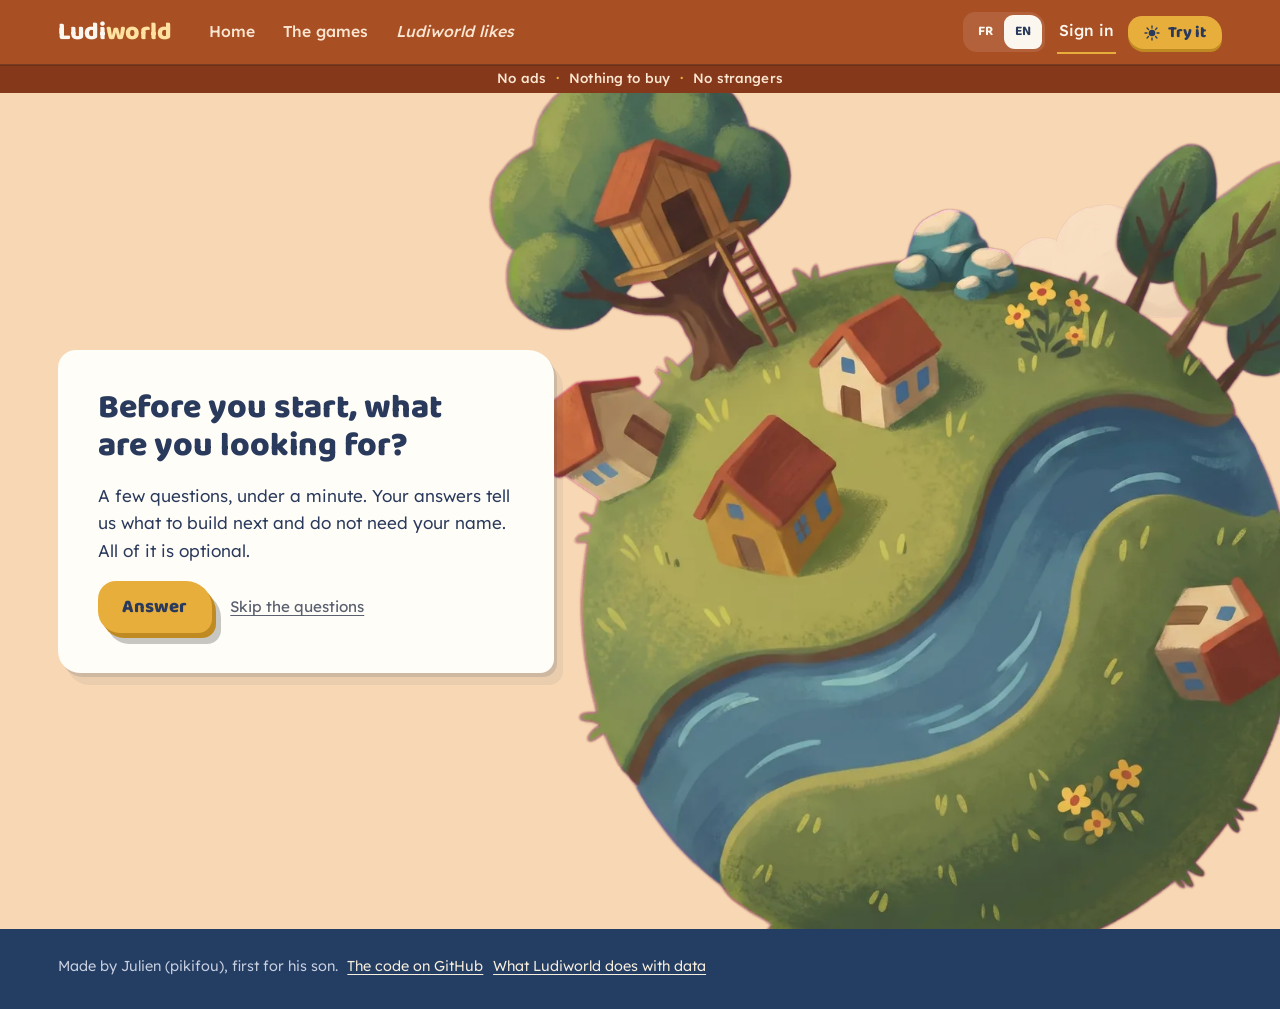
<file: docs/compte/index.html>
<!doctype html>
<html lang="fr">
<head>
  <meta charset="utf-8">
  <meta name="viewport" content="width=device-width, initial-scale=1, viewport-fit=cover">
  <title>Mon compte · Ludiworld</title>
  <meta name="description" content="Essayer Ludiworld, créer son compte de parent, le retrouver sur tous ses appareils.">
  <meta name="theme-color" content="#a94f24">
  <link rel="icon" href="../icons/marmotte-192.png">
  <link rel="apple-touch-icon" href="../icons/marmotte-180.png">
  <link rel="preload" href="../fonts/lexend.woff2" as="font" type="font/woff2" crossorigin>
  <link rel="stylesheet" href="../site/barre.css">
  <link rel="stylesheet" href="../site/site.css">
  <link rel="stylesheet" href="compte.css">
</head>
<body data-page="compte">
  <div id="lw-barre"></div>

  <main id="scene" class="scene" data-ciel="aube" style="--avance:0">
    <div class="ciel" aria-hidden="true">
      <span class="ciel-jour"></span>
      <span class="ciel-nuit"></span>
      <img class="astre soleil" src="../img/soleil.webp" alt="">
      <img class="astre lune" src="../img/lune.webp" alt="">
      <img class="nuage" src="../img/nuage-2.webp" alt="">
      <img class="ile ile-jour" src="../img/ile-jour.webp" alt="">
      <img class="ile ile-nuit" src="../img/ile-nuit.webp" alt="">
    </div>

    <!-- Les comptes ne sont pas encore ouverts -->
    <section class="feuille" data-vue="ferme" hidden>
      <h1 tabindex="-1" data-t="fermeT">Les comptes ouvrent bientôt.</h1>
      <p data-t="fermeP">En attendant, Ludiworld marche très bien sans compte&nbsp;: tout reste sur l'appareil.</p>
      <a class="btn btn-sun" href="../app/#demarrer" data-t="plusTardGo">Préparer Ludiworld</a>
    </section>

    <!-- Essayer : quelques questions, une par écran -->
    <section class="feuille" data-vue="essayer" hidden>
      <div class="intro" id="q-intro">
        <h1 tabindex="-1" data-t="iT">Avant de commencer, qu'est-ce que vous cherchez&nbsp;?</h1>
        <p data-t="iP">Quelques questions, moins d'une minute. Vos réponses nous disent quoi construire ensuite, et n'ont pas besoin de votre nom. Tout est facultatif.</p>
        <div class="actions">
          <button type="button" class="btn btn-sun" id="q-go" data-t="iGo">Répondre</button>
          <a class="lien-doux" href="#creer" data-t="iSkip">Passer les questions</a>
        </div>
      </div>

      <div class="questions" id="q-corps" hidden>
        <p class="q-rang" id="q-rang" aria-live="polite"></p>

        <fieldset class="q" data-q="envie" data-multi>
          <legend tabindex="-1" data-t="q1">Qu'est-ce qui vous amène&nbsp;?</legend>
          <p class="q-aide" data-t="plusieurs">Plusieurs réponses possibles.</p>
          <button type="button" class="opt" data-val="jouer" data-t="q1a">Trouver de bons jeux pour un enfant</button>
          <button type="button" class="opt" data-val="aider" data-t="q1b">Aider&nbsp;: tester des jeux, donner mon avis</button>
          <button type="button" class="opt" data-val="creer" data-t="q1c">Faire un jeu moi-même</button>
          <button type="button" class="opt" data-val="curieux" data-t="q1d">Je regarde, par curiosité</button>
        </fieldset>

        <fieldset class="q" data-q="profils" data-multi>
          <legend tabindex="-1" data-t="q2">Vous êtes plutôt…</legend>
          <p class="q-aide" data-t="plusieurs">Plusieurs réponses possibles.</p>
          <button type="button" class="opt" data-val="parent" data-t="q2a">Parent</button>
          <button type="button" class="opt" data-val="famille" data-t="q2b">Grand-parent, oncle, tante…</button>
          <button type="button" class="opt" data-val="enseignant" data-t="q2c">Enseignant, animateur</button>
          <button type="button" class="opt" data-val="createur" data-t="q2d">Créateur de jeux</button>
          <button type="button" class="opt" data-val="autre" data-t="q2e">Autre chose</button>
        </fieldset>

        <fieldset class="q" data-q="ages" data-multi>
          <legend tabindex="-1" data-t="q3">Quel âge ont les enfants&nbsp;?</legend>
          <p class="q-aide" data-t="plusieurs">Plusieurs réponses possibles.</p>
          <button type="button" class="opt" data-val="moins6" data-t="q3a">Moins de 6 ans</button>
          <button type="button" class="opt" data-val="6-8" data-t="q3b">6 à 8 ans</button>
          <button type="button" class="opt" data-val="9-10" data-t="q3c">9 à 10 ans</button>
          <button type="button" class="opt" data-val="11plus" data-t="q3d">11 ans et plus</button>
        </fieldset>

        <fieldset class="q" data-q="priorites" data-multi>
          <legend tabindex="-1" data-t="q4">Qu'est-ce qui compte le plus pour vous&nbsp;?</legend>
          <p class="q-aide" data-t="plusieurs">Plusieurs réponses possibles.</p>
          <button type="button" class="opt" data-val="apprendre" data-t="q4a">Qu'ils apprennent quelque chose</button>
          <button type="button" class="opt" data-val="temps" data-t="q4b">Que le temps d'écran reste cadré</button>
          <button type="button" class="opt" data-val="sain" data-t="q4c">Pas de pub, pas de pièges</button>
          <button type="button" class="opt" data-val="plaisir" data-t="q4d">Qu'ils s'amusent vraiment</button>
          <button type="button" class="opt" data-val="ensemble" data-t="q4e">Y jouer ensemble</button>
        </fieldset>

        <fieldset class="q" data-q="experience">
          <legend tabindex="-1" data-t="q5">Avez-vous déjà fabriqué quelque chose avec une IA&nbsp;?</legend>
          <button type="button" class="opt" data-val="jamais" data-t="q5a">Jamais</button>
          <button type="button" class="opt" data-val="un-peu" data-t="q5b">Un peu, pour essayer</button>
          <button type="button" class="opt" data-val="souvent" data-t="q5c">Oui, souvent</button>
        </fieldset>

        <fieldset class="q" data-q="message">
          <legend tabindex="-1"><label for="q-message" data-t="q6">Un jeu dont vous rêvez, une idée, une question&nbsp;?</label></legend>
          <textarea id="q-message" rows="4" maxlength="500"></textarea>
          <p class="q-aide" data-t="q6h">Pas de nom d'enfant ici, s'il vous plaît.</p>
        </fieldset>

        <div class="actions">
          <button type="button" class="btn btn-sun" id="q-suite"></button>
          <button type="button" class="lien-doux" id="q-avant" data-t="avant">Question précédente</button>
        </div>
      </div>
    </section>

    <!-- Créer son compte -->
    <section class="feuille" data-vue="creer" hidden>
      <h1 tabindex="-1" data-t="cT">Créez votre compte de parent</h1>
      <p data-t="cP">Gratuit pour l'instant. Une copie en ligne garde vos réglages et les résultats des jeux, pour les retrouver sur votre téléphone, votre tablette et votre ordinateur. Vous pouvez la désactiver dans votre compte.</p>
      <form id="f-creer" novalidate>
        <label for="c-email" data-t="email">Adresse e-mail</label>
        <input id="c-email" type="email" autocomplete="email" inputmode="email" required>
        <label for="c-mdp" data-t="mdp">Mot de passe</label>
        <input id="c-mdp" type="password" autocomplete="new-password" minlength="8" required>
        <p class="q-aide" data-t="mdpH">8 caractères au moins.</p>
        <label class="case"><input id="c-adulte" type="checkbox" required> <span data-t="adulte">Je suis un adulte et j'ai lu <a href="../confidentialite/" target="_blank" rel="noopener">ce que Ludiworld fait des données</a>.</span></label>
        <label class="case"><input id="c-nouvelles" type="checkbox"> <span data-t="nouvelles">Écrivez-moi quand il y a du nouveau, ou pour tester un jeu. Pas plus d'un message par mois.</span></label>
        <p class="alerte" role="alert" hidden></p>
        <div class="actions">
          <button type="submit" class="btn btn-sun" data-t="cGo">Créer mon compte</button>
        </div>
      </form>
      <p class="autre"><span data-t="dejaCompte">Vous avez déjà un compte&nbsp;?</span> <a href="#connexion" data-t="seConnecter">Se connecter</a></p>
      <p class="autre"><a href="../app/#demarrer" data-t="plusTard">Plus tard&nbsp;: préparer Ludiworld sans compte</a></p>
    </section>

    <!-- Vérifier sa boîte -->
    <section class="feuille" data-vue="verifier" hidden>
      <h1 tabindex="-1" data-t="vT">Regardez votre boîte mail</h1>
      <p><span data-t="vP">Nous venons d'écrire à</span> <b id="v-email"></b>. <span data-t="vP2">Ouvrez le lien du message&nbsp;: votre compte sera prêt.</span></p>
      <p class="q-aide" data-t="vH">Rien après quelques minutes&nbsp;? Regardez dans les indésirables.</p>
      <p class="alerte" role="alert" hidden></p>
      <div class="actions">
        <a class="btn btn-sun" href="../app/#demarrer" data-t="plusTardGo2">Préparer Ludiworld en attendant</a>
        <button type="button" class="lien-doux" id="v-renvoyer" data-t="vRe">Renvoyer le message</button>
      </div>
    </section>

    <!-- Se connecter -->
    <section class="feuille" data-vue="connexion" hidden>
      <h1 tabindex="-1" data-t="sT">Se connecter</h1>
      <form id="f-connexion" novalidate>
        <label for="s-email" data-t="email2">Adresse e-mail</label>
        <input id="s-email" type="email" autocomplete="email" inputmode="email" required>
        <label for="s-mdp" data-t="mdp2">Mot de passe</label>
        <input id="s-mdp" type="password" autocomplete="current-password" required>
        <p class="q-aide" data-t="sSy">Si la copie en ligne est activée dans votre compte, cet appareil retrouve vos réglages et vos résultats.</p>
        <p class="alerte" role="alert" hidden></p>
        <button type="button" class="lien-doux" id="s-renvoyer" hidden data-t="vRe2">Renvoyer le message de confirmation</button>
        <div class="actions">
          <button type="submit" class="btn btn-sun" data-t="sGo">Se connecter</button>
          <a class="lien-doux" href="#oublie" data-t="oublie">Mot de passe oublié&nbsp;?</a>
        </div>
      </form>
      <p class="autre"><span data-t="pasCompte">Pas encore de compte&nbsp;?</span> <a href="#creer" data-t="creerCompte">Créer un compte</a></p>
    </section>

    <!-- Mot de passe oublié -->
    <section class="feuille" data-vue="oublie" hidden>
      <h1 tabindex="-1" data-t="oT">Choisir un nouveau mot de passe</h1>
      <p data-t="oP">Donnez votre adresse&nbsp;: nous y envoyons un lien.</p>
      <form id="f-oublie" novalidate>
        <label for="o-email" data-t="email3">Adresse e-mail</label>
        <input id="o-email" type="email" autocomplete="email" inputmode="email" required>
        <p class="alerte" role="alert" hidden></p>
        <p class="bien" role="status" hidden data-t="oOk">Si un compte existe à cette adresse, le lien est parti.</p>
        <div class="actions">
          <button type="submit" class="btn btn-sun" data-t="oGo">Envoyer le lien</button>
          <a class="lien-doux" href="#connexion" data-t="retourConnexion">Retour à la connexion</a>
        </div>
      </form>
    </section>

    <!-- Nouveau mot de passe -->
    <section class="feuille" data-vue="nouveau" hidden>
      <h1 tabindex="-1" data-t="nT">Votre nouveau mot de passe</h1>
      <form id="f-nouveau" novalidate>
        <label for="n-mdp" data-t="mdp3">Mot de passe</label>
        <input id="n-mdp" type="password" autocomplete="new-password" minlength="8" required>
        <p class="q-aide" data-t="mdpH2">8 caractères au moins.</p>
        <p class="alerte" role="alert" hidden></p>
        <div class="actions">
          <button type="submit" class="btn btn-sun" data-t="nGo">Enregistrer</button>
        </div>
      </form>
    </section>
  </main>

  <!-- Mon espace -->
  <main id="espace" class="espace" hidden>
    <div class="e-code" id="e-code" hidden>
      <h1 tabindex="-1" data-t="eCodeT">Cet espace demande le code parent</h1>
      <p class="bien" id="e-code-retour" role="status" hidden></p>
      <p data-t="eCodeP">Ludiworld est préparé ici pour un enfant. Votre compte s'ouvre depuis le côté parent, avec votre code.</p>
      <a class="btn btn-sun" href="../app/#carnet" data-t="eCodeGo">Ouvrir le côté parent</a>
    </div>

    <div id="e-corps" hidden>
      <header class="e-tete">
        <img src="../img/marmotte-carnet.webp" width="180" alt="">
        <div>
          <h1 tabindex="-1" data-t="eT">Mon compte</h1>
          <p class="e-email" id="e-email"></p>
          <p class="bien" id="e-bienvenue" role="status" hidden data-t="eBienvenue">C'est fait, votre compte est prêt.</p>
        </div>
      </header>
      <p class="alerte" id="e-alerte" role="alert" hidden></p>

      <div class="e-grille">
        <section class="e-bloc e-large">
          <h2 data-t="eCeT">Cet appareil</h2>
          <p id="e-appareil"></p>
          <a class="btn btn-sun" id="e-ouvrir" href="../"></a>
        </section>

        <section class="e-bloc e-large">
          <h2 data-t="eSyT">La copie en ligne</h2>
          <label class="case"><input id="e-synchro" type="checkbox" disabled aria-describedby="e-synchro-aide"> <span data-t="eSyL">Garder une copie en ligne, pour retrouver Ludiworld sur mes autres appareils</span></label>
          <p data-t="eSyP">Partent en ligne&nbsp;: le prénom (ou le surnom) et l'âge des enfants, leurs jeux, le temps de jeu, les records et ce que chaque jeu a noté de ses réussites, la sauvegarde de chaque jeu, le code parent sous une forme brouillée, et, si vous en avez noté, ce que l'enfant a aimé ou appris et les sujets qui vous font envie. Le bureau de Ludiworld n'y a pas accès&nbsp;; elles ne sont pas chiffrées dans la base&nbsp;: techniquement, son administrateur pourrait les lire, et il s'engage à ne pas le faire.</p>
          <p class="q-aide" id="e-synchro-aide" data-t="eSyH" hidden>Si vous la désactivez, la copie en ligne est effacée. Les nouvelles parties restent sur l'appareil où l'enfant joue : on ne les voit plus depuis un autre téléphone, une autre tablette ou un ordinateur. Ce qui est déjà sur chaque appareil y reste.</p>
          <p class="bien" id="e-synchro-etat" role="status" hidden></p>
        </section>

        <section class="e-bloc">
          <h2 data-t="eFoT">Formule</h2>
          <p class="e-formule" id="e-formule"></p>
        </section>

        <section class="e-bloc">
          <h2 data-t="eCoT">Le compte</h2>
          <label class="case"><input id="e-nouvelles" type="checkbox"> <span data-t="eNoL">Recevoir les nouveautés et les invitations à tester</span></label>
          <p><a href="#nouveau" data-t="eMdp">Changer mon mot de passe</a></p>
          <p><a href="#essayer" data-t="eRe">Revoir mes réponses aux questions</a></p>
          <p id="e-bureau-p" hidden><a href="../bureau/" data-t="eBu">Ouvrir le bureau</a></p>
          <button type="button" class="btn-ligne" id="e-sortir" data-t="eSo">Se déconnecter</button>
        </section>

        <section class="e-bloc e-large e-donnees">
          <h2 data-t="eDoT">Mes données</h2>
          <p><span data-t="eDoP">Ce que nous gardons, et pourquoi&nbsp;:</span> <a href="../confidentialite/" data-t="eDoL">la page dédiée</a>.</p>
          <button type="button" class="btn-ligne" id="e-exporter" data-t="eEx">Télécharger mes données</button>
          <details class="e-effacer">
            <summary data-t="eEfS">Effacer mon compte</summary>
            <p data-t="eEfP">Le compte, la copie en ligne et vos réponses disparaissent aussitôt, sans retour possible. Ce qui est sur les appareils y reste&nbsp;: effacez-le depuis le côté parent de chacun (Réglages).</p>
            <form id="f-effacer" novalidate>
              <label for="e-mot" data-t="eEfL">Pour confirmer, écrivez EFFACER</label>
              <input id="e-mot" type="text" autocomplete="off">
              <button type="submit" class="btn-danger" data-t="eEfGo">Effacer définitivement</button>
            </form>
          </details>
        </section>
      </div>
    </div>
  </main>

  <footer class="foot" id="lw-pied"></footer>

  <!-- Textes appelés par le script -->
  <div hidden>
    <span data-t="erreurAdresse">Cette adresse e-mail ne semble pas valide.</span>
    <span data-t="erreurMdp">Le mot de passe doit faire 8 caractères au moins.</span>
    <span data-t="erreurAdulte">Cochez la case pour confirmer que vous êtes un adulte.</span>
    <span data-t="erreurIdentifiants">Adresse ou mot de passe incorrect.</span>
    <span data-t="erreurNonConfirme">Votre adresse n'est pas encore confirmée. Ouvrez le lien reçu par e-mail.</span>
    <span data-t="erreurFaible">Ce mot de passe est trop facile à deviner. Choisissez-en un autre.</span>
    <span data-t="erreurMeme">C'est déjà votre mot de passe. Choisissez-en un autre.</span>
    <span data-t="erreurTrop">Trop d'essais d'un coup. Réessayez dans quelques minutes.</span>
    <span data-t="erreurReseau">Pas de réseau pour l'instant. Réessayez quand la connexion revient.</span>
    <span data-t="erreurFerme">Les inscriptions sont fermées pour l'instant.</span>
    <span data-t="erreurSession">Votre session a expiré. Reconnectez-vous.</span>
    <span data-t="erreurLien">Ce lien a expiré ou a déjà servi. Demandez-en un nouveau.</span>
    <span data-t="erreurAutre">Ça n'a pas marché. Réessayez dans un instant.</span>
    <span data-t="erreurMot">Écrivez le mot EFFACER pour confirmer.</span>
    <span data-t="motEffacer">EFFACER</span>
    <span data-t="rang">Question {i} sur {n}</span>
    <span data-t="passer">Passer</span>
    <span data-t="suivant">Suivant</span>
    <span data-t="finir">Créer mon compte</span>
    <span data-t="reRenvoye">Message renvoyé.</span>
    <span data-t="mdpChange">Mot de passe changé.</span>
    <span data-t="erreurAutreCompte">Un autre compte est déjà ouvert sur cet appareil. Déconnectez-vous d'abord, puis rouvrez le lien.</span>
    <span data-t="syAutre">Connectez-vous avec votre mot de passe pour retrouver la copie en ligne sur cet appareil.</span>
    <span data-t="syOn">Copie en ligne active : vos réglages et les résultats suivent sur vos appareils.</span>
    <span data-t="syOff">Copie en ligne désactivée. Les nouvelles parties restent sur l'appareil utilisé.</span>
    <span data-t="synchroPrete">Votre Ludiworld est retrouvé sur cet appareil.</span>
    <span data-t="appPret">Ludiworld est préparé ici pour {n}.</span>
    <span data-t="appVide">Ludiworld n'est pas encore préparé sur cet appareil.</span>
    <span data-t="appOuvrir">Ouvrir Ludiworld</span>
    <span data-t="appReglages">Retour aux réglages</span>
    <span data-t="appPreparer">Préparer Ludiworld ici</span>
    <span data-t="retourUn">{n} est de retour sur {a}.</span>
    <span data-t="retourPlusieurs">{n} sont de retour sur {a}.</span>
    <span data-t="et">et</span>
    <span data-t="aTelephone">ce téléphone</span>
    <span data-t="aTablette">cette tablette</span>
    <span data-t="aOrdi">cet ordinateur</span>
    <span data-t="efface">Votre compte est effacé.</span>
    <span data-t="formuleLibre">Ludiworld est gratuit pour l'instant.</span>
  </div>

  <script src="../site/barre.js" defer></script>
  <script src="../synchro.js" defer></script>
  <script src="../site/nuage.js" defer></script>
  <script src="../site/site.js" defer></script>
  <script src="en.js" defer></script>
  <script src="compte.js" defer></script>
</body>
</html>
</file>
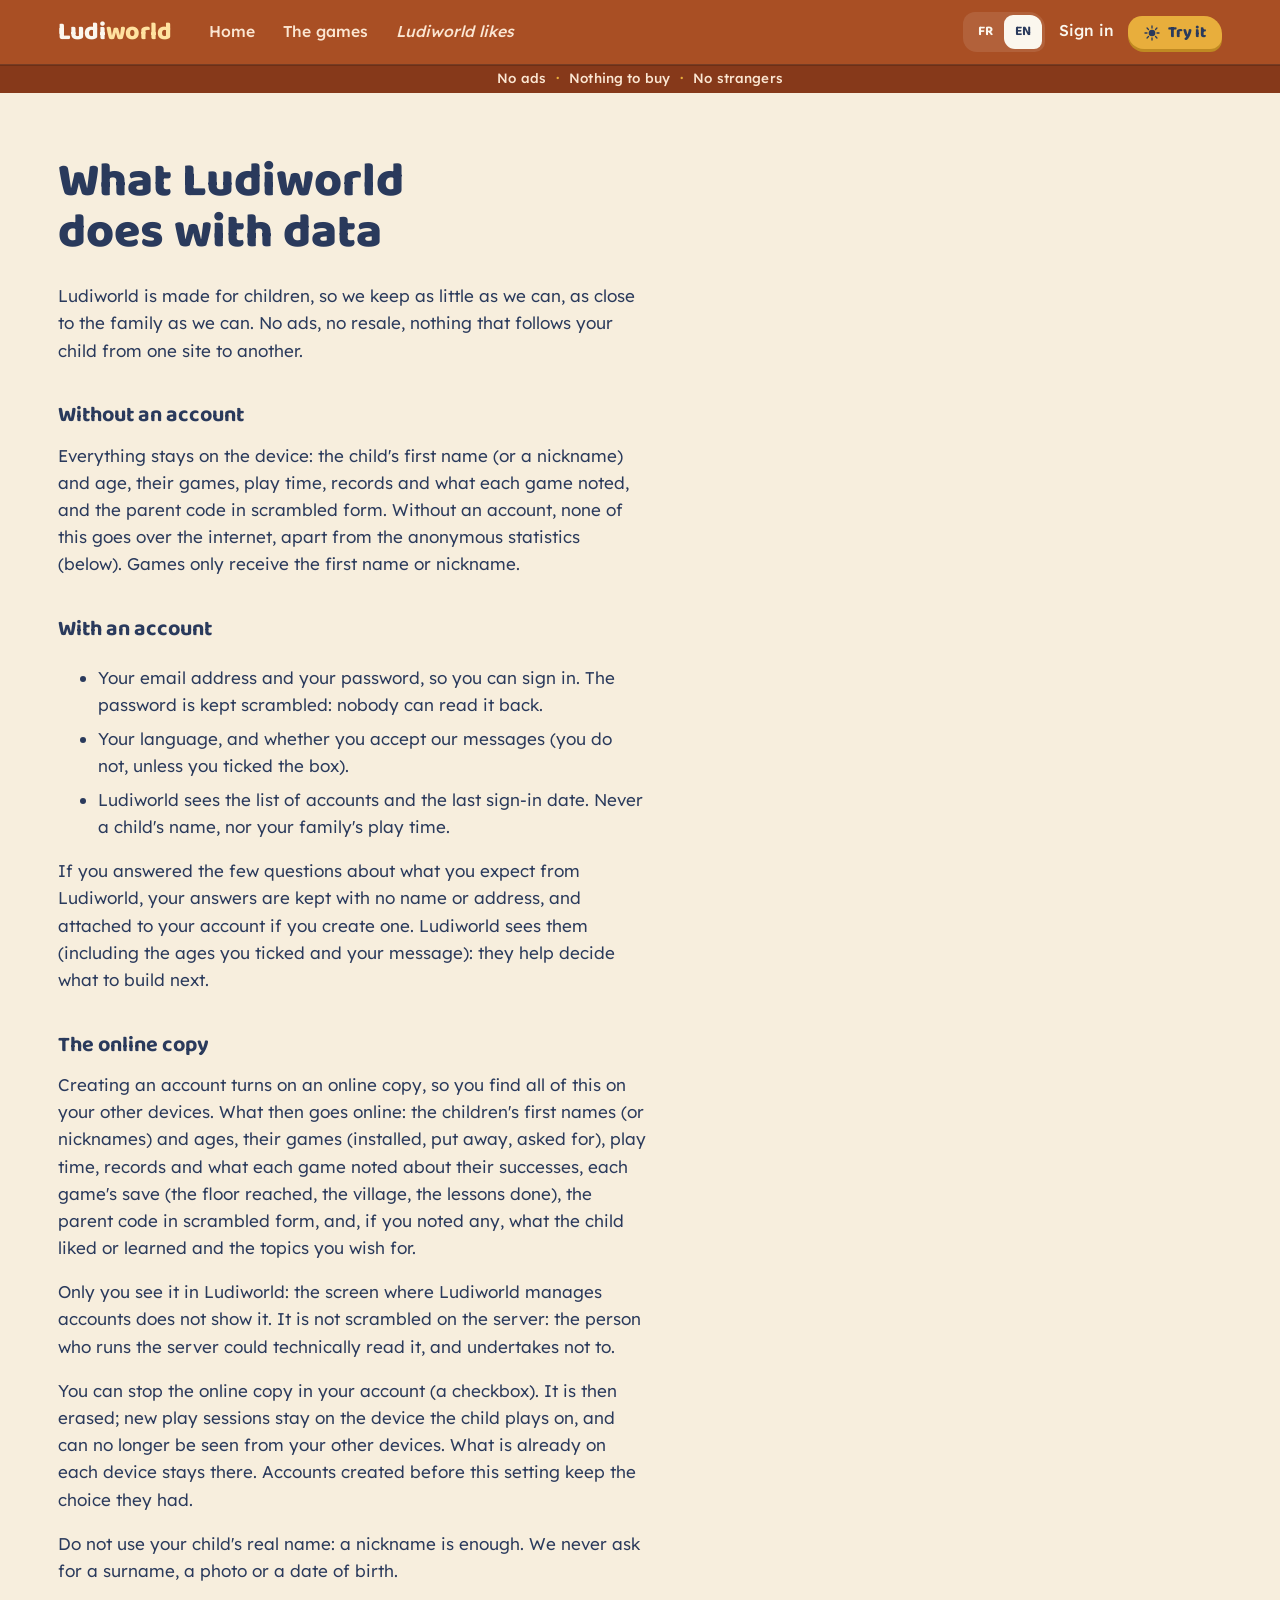
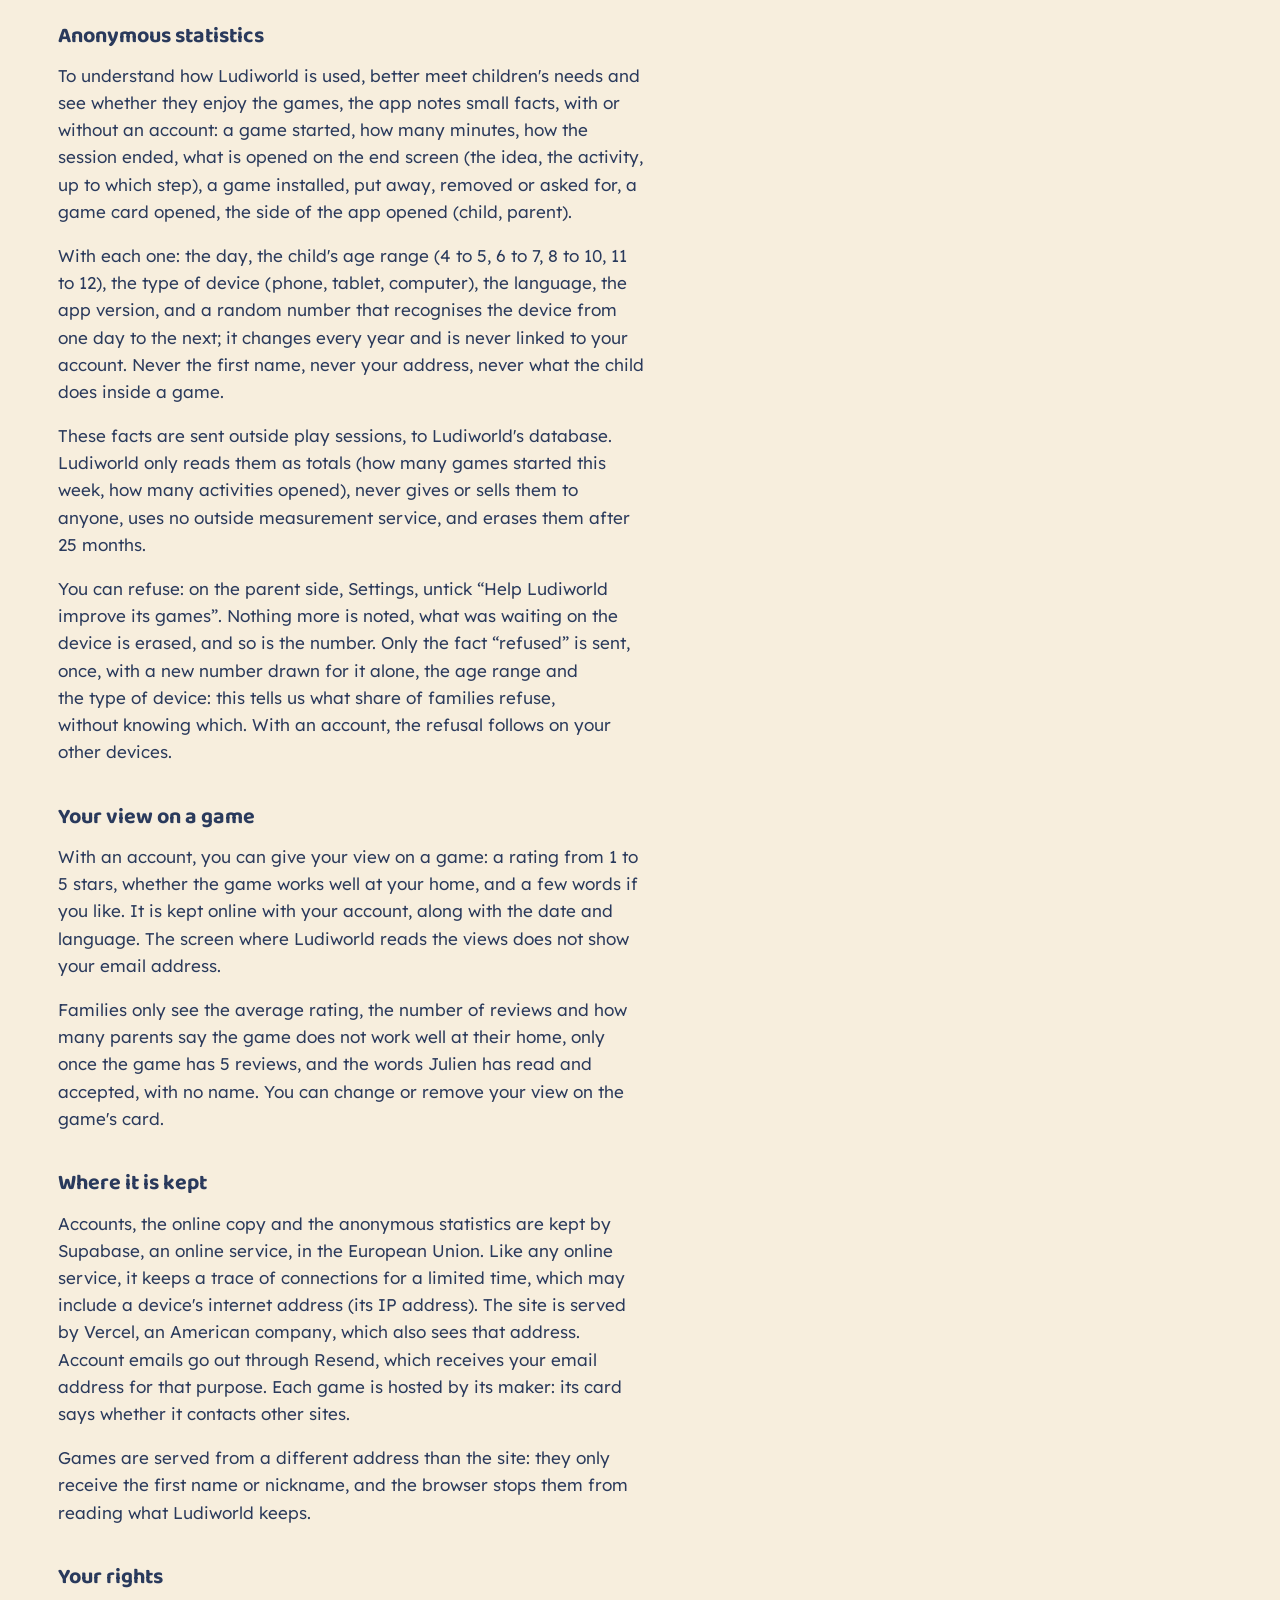
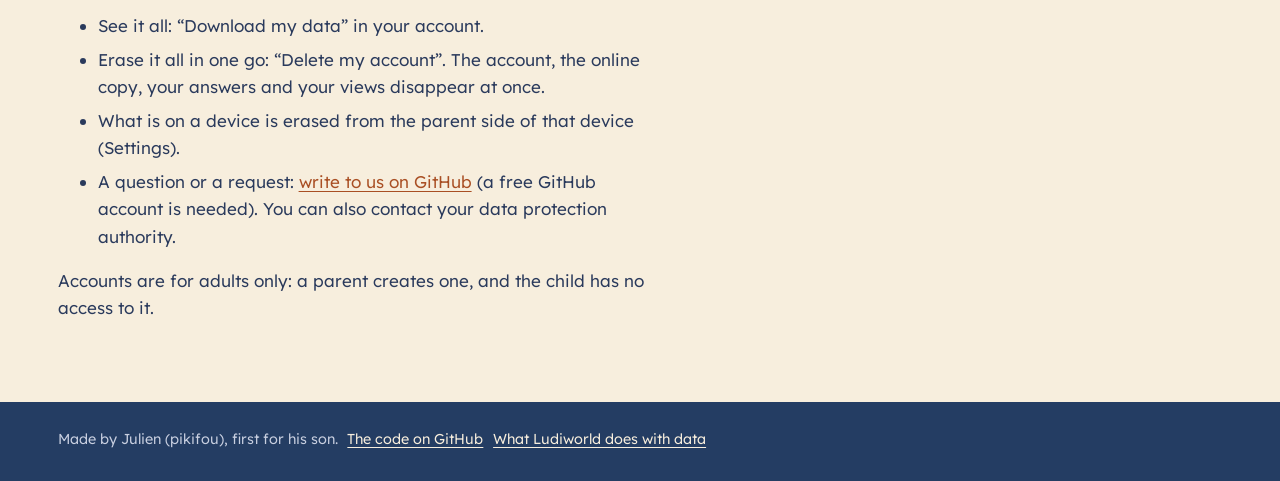
<file: docs/confidentialite/index.html>
<!doctype html>
<html lang="fr">
<head>
  <meta charset="utf-8">
  <meta name="viewport" content="width=device-width, initial-scale=1, viewport-fit=cover">
  <title>Ce que Ludiworld fait des données</title>
  <meta name="description" content="Ce que Ludiworld garde, où, pourquoi, et comment tout effacer.">
  <meta name="theme-color" content="#a94f24">
  <link rel="icon" href="../icons/marmotte-192.png">
  <link rel="stylesheet" href="../site/barre.css">
  <link rel="stylesheet" href="../site/site.css">
  <style>
    .texte { max-width: 44rem; padding-block: clamp(28px, 6vw, 64px); padding-inline: var(--gutter); }
    .texte h1 { font-family: var(--f-display); font-weight: 800; font-size: clamp(2rem, 5vw, 3rem); line-height: 1.05; margin-bottom: .5em; }
    .texte h2 { font-family: var(--f-display); font-weight: 700; font-size: 1.35rem; margin: 1.6em 0 .4em; }
    .texte li { margin-bottom: .4em; }
    .texte a { color: var(--corail-encre); text-underline-offset: 3px; }
  </style>
</head>
<body data-page="confidentialite">
  <div id="lw-barre"></div>
  <main class="texte">
    <h1 data-t="t">Ce que Ludiworld fait des données</h1>
    <p data-t="i">Ludiworld est fait pour des enfants&nbsp;: on en garde le moins possible, au plus près de la famille. Pas de publicité, pas de revente, rien qui suive votre enfant d'un site à l'autre.</p>

    <h2 data-t="a">Sans compte</h2>
    <p data-t="a1">Tout reste sur l'appareil&nbsp;: le prénom (ou un surnom) et l'âge de l'enfant, ses jeux, le temps de jeu, les records et ce que chaque jeu a noté, et le code parent sous une forme brouillée. Sans compte, rien de cela ne part sur internet, à part les statistiques anonymes (plus bas). Les jeux ne reçoivent que le prénom ou le surnom.</p>

    <h2 data-t="c">Avec un compte</h2>
    <ul>
      <li data-t="c1">Votre adresse e-mail et votre mot de passe, pour vous connecter. Le mot de passe est gardé brouillé&nbsp;: personne ne peut le relire.</li>
      <li data-t="c2">Votre langue, et si vous acceptez nos messages (non, tant que vous n'avez rien coché).</li>
      <li data-t="c3">Ludiworld voit la liste des comptes et la date de dernière connexion. Jamais le prénom d'un enfant, ni le temps de jeu de votre famille.</li>
    </ul>
    <p data-t="b1">Si vous avez répondu aux quelques questions sur ce que vous attendez de Ludiworld, vos réponses sont gardées sans nom ni adresse, et rattachées à votre compte si vous en créez un. Ludiworld les voit (dont les âges cochés et votre message)&nbsp;: elles servent à savoir quoi construire ensuite.</p>

    <h2 data-t="d">La copie en ligne</h2>
    <p data-t="d1">Créer un compte met en marche une copie en ligne, pour retrouver tout cela sur vos autres appareils. Partent alors en ligne&nbsp;: le prénom (ou le surnom) et l'âge des enfants, leurs jeux (installés, rangés, demandés), le temps de jeu, les records et ce que chaque jeu a noté de ses réussites, la sauvegarde de chaque jeu (l'étage atteint, le village, les leçons faites), le code parent sous une forme brouillée, et, si vous en avez noté, ce que l'enfant a aimé ou appris et les sujets qui vous font envie.</p>
    <p data-t="d3">Vous seul la voyez dans Ludiworld&nbsp;: l'écran où Ludiworld gère les comptes ne la montre pas. Elle n'est pas brouillée sur le serveur&nbsp;: la personne qui gère le serveur pourrait techniquement la lire, et s'engage à ne pas le faire.</p>
    <p data-t="d4">Vous pouvez arrêter la copie en ligne dans votre compte (une case à cocher). Elle est alors effacée&nbsp;; les nouvelles parties restent sur l'appareil où l'enfant joue, et ne se voient plus depuis vos autres appareils. Ce qui est déjà sur chaque appareil y reste. Les comptes créés avant ce réglage gardent le choix qu'ils avaient.</p>
    <p data-t="d2">Ne mettez pas le vrai nom de votre enfant&nbsp;: un surnom suffit. Ni nom de famille, ni photo, ni date de naissance ne sont demandés.</p>

    <h2 data-t="s">Les statistiques anonymes</h2>
    <p data-t="s1">Pour comprendre comment Ludiworld est utilisé, mieux répondre aux besoins des enfants et voir si les jeux leur plaisent, l'appli note de petits faits, avec ou sans compte&nbsp;: un jeu lancé, combien de minutes, comment la partie s'est arrêtée, ce qui est ouvert sur l'écran de fin (l'idée, l'activité, jusqu'à quelle étape), un jeu installé, rangé, retiré ou demandé, une fiche de jeu ouverte, le côté de l'appli ouvert (enfant, parent).</p>
    <p data-t="s2">Avec chacun&nbsp;: le jour, la tranche d'âge de l'enfant (4 à 5, 6 à 7, 8 à 10, 11 à 12 ans), le type d'appareil (téléphone, tablette, ordinateur), la langue, la version de l'appli, et un numéro tiré au hasard qui reconnaît l'appareil d'un jour à l'autre&nbsp;; il change chaque année et n'est jamais relié à votre compte. Jamais le prénom, jamais votre adresse, jamais ce que l'enfant fait à l'intérieur d'un jeu.</p>
    <p data-t="s3">Ces faits partent hors des parties, vers la base de Ludiworld. Ludiworld ne les lit qu'en totaux (combien de jeux lancés cette semaine, combien d'activités ouvertes), ne les donne ni ne les vend à personne, n'utilise aucun service de mesure extérieur, et les efface au bout de 25 mois.</p>
    <p data-t="s4">Vous pouvez refuser&nbsp;: côté parent, Réglages, décochez «&nbsp;Aider Ludiworld à améliorer ses jeux&nbsp;». Plus rien n'est noté, ce qui attendait sur l'appareil est effacé, le numéro aussi. Seul part, une fois, le fait «&nbsp;refusé&nbsp;», avec un numéro neuf tiré pour lui seul, la tranche d'âge et le type d'appareil&nbsp;: c'est ce qui permet de savoir quelle part des familles refuse, sans savoir lesquelles. Avec un compte, le refus suit sur vos autres appareils.</p>

    <h2 data-t="h">Votre avis sur un jeu</h2>
    <p data-t="h1">Avec un compte, vous pouvez donner votre avis sur un jeu&nbsp;: une note de 1 à 5 étoiles, si le jeu marche bien chez vous, et un mot si vous voulez. Il est gardé en ligne avec votre compte, avec la date et la langue. L'écran où Ludiworld relit les avis ne montre pas votre adresse e-mail.</p>
    <p data-t="h2">Les familles ne voient que la note moyenne, le nombre d'avis et combien de parents disent que le jeu ne marche pas bien chez eux, seulement à partir de 5 avis sur le jeu, et les mots que Julien a lus et acceptés, sans nom. Vous pouvez changer ou retirer votre avis dans la fiche du jeu.</p>

    <h2 data-t="e">Où c'est gardé</h2>
    <p data-t="e1">Les comptes, la copie en ligne et les statistiques anonymes sont gardés par Supabase, un service en ligne, en Union européenne. Comme tout service en ligne, il garde un temps limité la trace des connexions, qui peut inclure l'adresse internet d'un appareil (son adresse IP). Le site est servi par Vercel, une société américaine, qui voit aussi cette adresse. Les e-mails du compte partent par Resend, qui reçoit votre adresse e-mail pour cela. Chaque jeu est hébergé par son créateur&nbsp;: sa fiche dit s'il contacte d'autres sites.</p>
    <p data-t="e2">Les jeux sont servis à une autre adresse que le site&nbsp;: ils ne reçoivent que le prénom ou le surnom, et le navigateur les empêche de lire ce que garde Ludiworld.</p>

    <h2 data-t="f">Vos droits</h2>
    <ul>
      <li data-t="f1">Tout voir&nbsp;: «&nbsp;Télécharger mes données&nbsp;» dans votre compte.</li>
      <li data-t="f2">Tout effacer d'un geste&nbsp;: «&nbsp;Effacer mon compte&nbsp;». Le compte, la copie en ligne, vos réponses et vos avis disparaissent aussitôt.</li>
      <li data-t="f3">Ce qui est sur un appareil s'efface depuis le côté parent de cet appareil (Réglages).</li>
      <li data-t="f4">Une question ou une demande&nbsp;: <a href="https://github.com/pikifou/ludiworld/issues">écrivez-nous sur GitHub</a> (un compte GitHub gratuit est demandé). Vous pouvez aussi vous adresser à la CNIL, qui protège les données personnelles en France.</li>
    </ul>
    <p data-t="g">Le compte est réservé aux adultes&nbsp;: un parent le crée, et l'enfant n'y a pas accès.</p>
  </main>
  <footer class="foot" id="lw-pied"></footer>
  <script src="../site/barre.js" defer></script>
  <script src="../site/site.js" defer></script>
  <script src="en.js" defer></script>
</body>
</html>
</file>
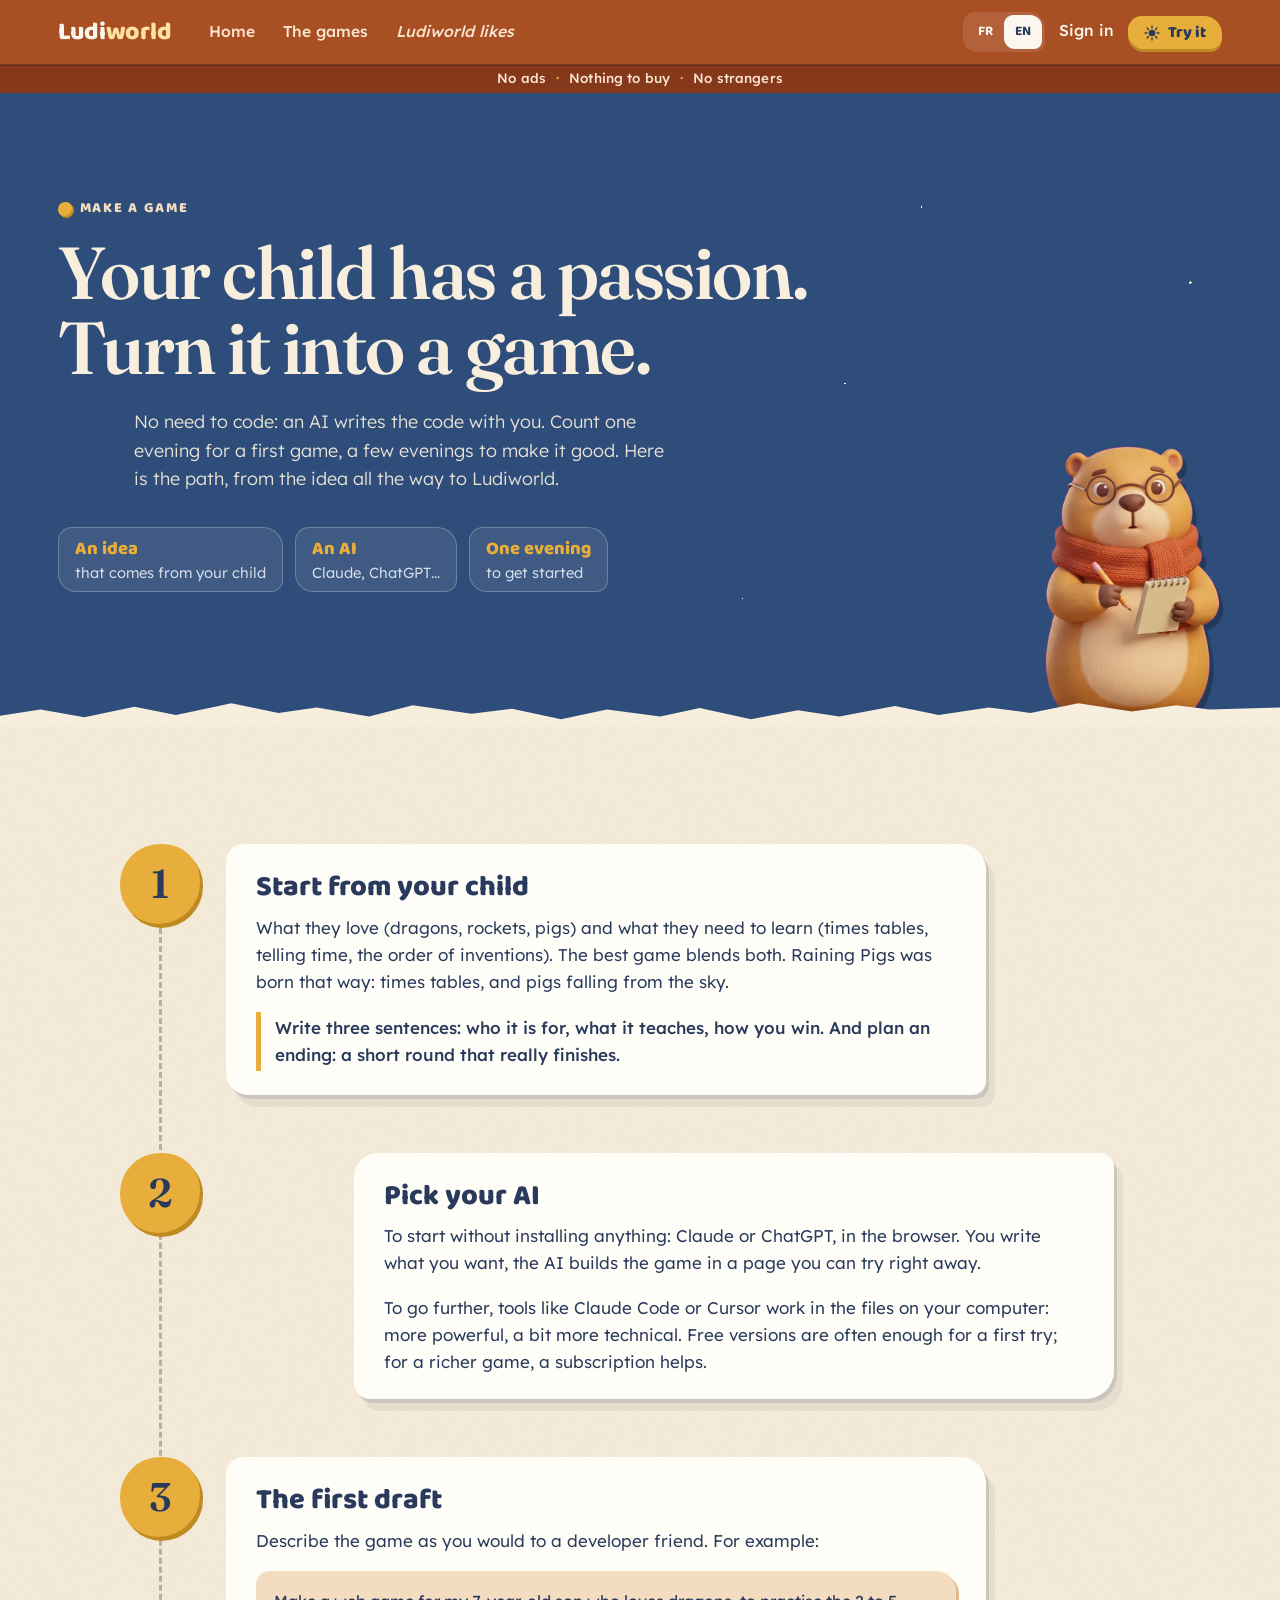
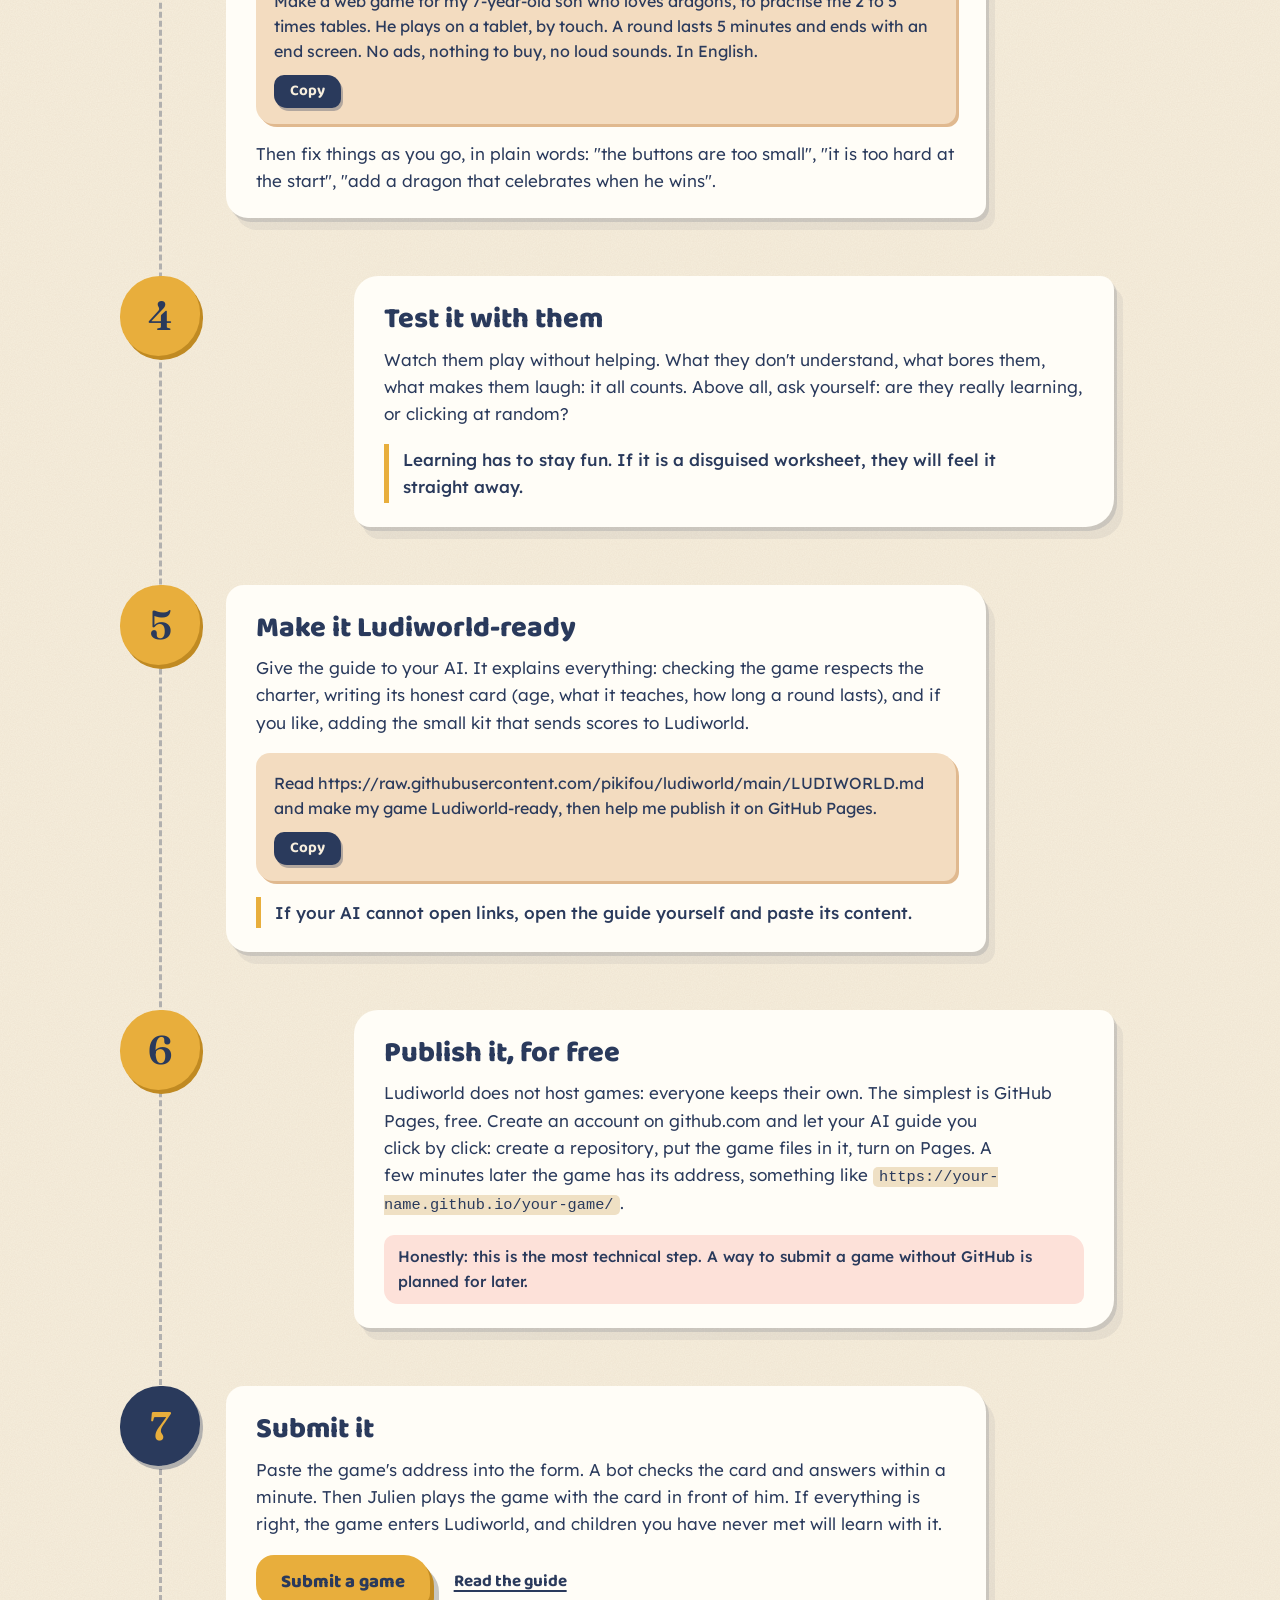
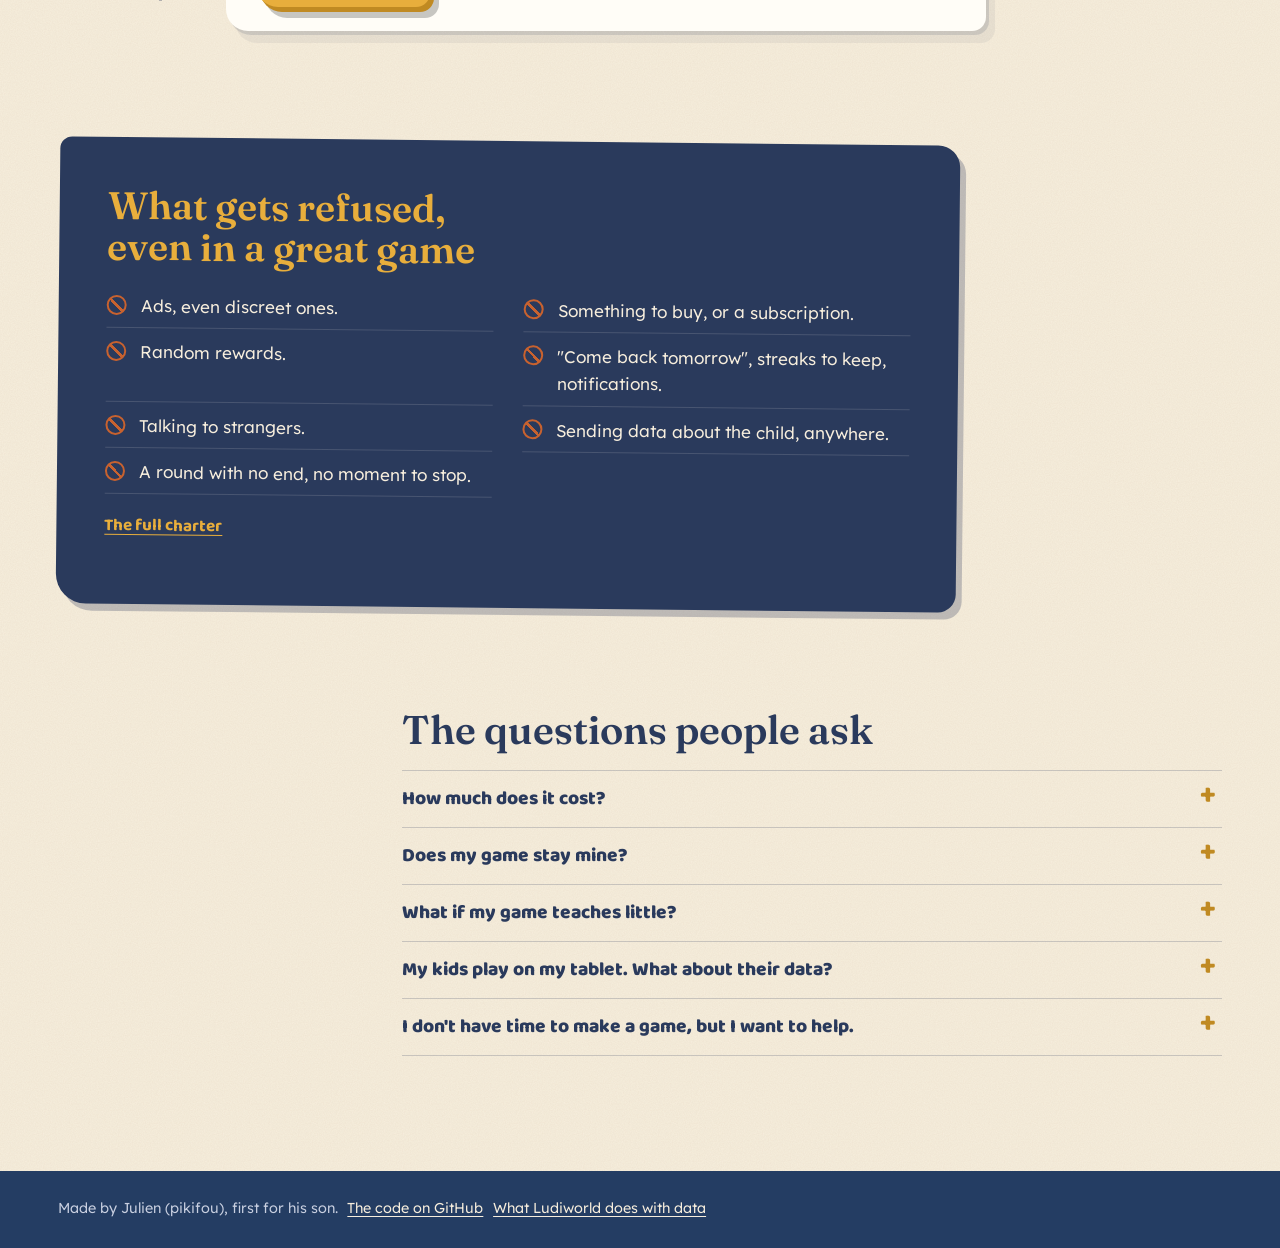
<file: docs/creer/index.html>
<!doctype html>
<html lang="fr">
<head>
  <meta charset="utf-8">
  <meta name="viewport" content="width=device-width, initial-scale=1, viewport-fit=cover">
  <title>Créer un jeu · Ludiworld</title>
  <meta name="description" content="Créer un jeu pour son enfant avec une IA, sans savoir coder, puis le proposer à Ludiworld. Le chemin pas à pas, de l'idée à la publication.">
  <meta name="theme-color" content="#a94f24">
  <link rel="icon" href="../icons/marmotte-192.png">
  <link rel="apple-touch-icon" href="../icons/marmotte-180.png">
  <link rel="preload" href="../fonts/fraunces.woff2" as="font" type="font/woff2" crossorigin>
  <link rel="preload" href="../fonts/lexend.woff2" as="font" type="font/woff2" crossorigin>
  <link rel="stylesheet" href="../site/barre.css">
  <link rel="stylesheet" href="../site/site.css">
</head>
<body data-page="creer">
  <a class="skip" href="#contenu" data-t="skip">Aller au contenu</a>
  <div id="lw-barre"></div>

  <header class="page-tete tete-creer">
    <img class="tete-mascotte" src="../img/marmotte-carnet.webp" width="462" height="775" alt="">
    <p class="kicker" data-t="kick">Créer un jeu</p>
    <h1 data-t="h1">Votre enfant a une passion. Faites-en un jeu.</h1>
    <p class="lede" data-t="lede">Pas besoin de savoir coder&nbsp;: une IA écrit le code avec vous. Comptez une soirée pour un premier jeu, quelques soirées pour qu'il soit bien. Voici le chemin, de l'idée jusqu'à Ludiworld.</p>
    <ul class="besoins" aria-label="Ce qu'il vous faut" data-t-aria="needs">
      <li><b data-t="need1">Une idée</b> <span data-t="need1b">née de votre enfant</span></li>
      <li><b data-t="need2">Une IA</b> <span data-t="need2b">Claude, ChatGPT…</span></li>
      <li><b data-t="need3">Une soirée</b> <span data-t="need3b">pour commencer</span></li>
    </ul>
  </header>

  <main id="contenu" class="page-corps creer">
    <ol class="chemin">
      <li class="etape">
        <p class="etape-num" aria-hidden="true">1</p>
        <div class="etape-corps">
          <h2 data-t="e1t">Partir de votre enfant</h2>
          <p data-t="e1">Ce qu'il adore (les dragons, les fusées, les cochons) et ce qu'il doit apprendre (les tables, lire l'heure, l'ordre des inventions). Le meilleur jeu marie les deux. Pluie de Cochons est né comme ça&nbsp;: des tables de multiplication, et des cochons qui tombent du ciel.</p>
          <p class="astuce" data-t="e1tip">Écrivez trois phrases&nbsp;: pour qui, ce qu'il apprend, comment on gagne. Et prévoyez une fin&nbsp;: une partie courte, qui se termine vraiment.</p>
        </div>
      </li>
      <li class="etape">
        <p class="etape-num" aria-hidden="true">2</p>
        <div class="etape-corps">
          <h2 data-t="e2t">Choisir son IA</h2>
          <p data-t="e2">Pour commencer sans rien installer&nbsp;: Claude ou ChatGPT, dans le navigateur. On écrit ce qu'on veut, l'IA fabrique le jeu dans une page qu'on essaie tout de suite.</p>
          <p data-t="e2b">Pour aller plus loin, des outils comme Claude Code ou Cursor travaillent dans les fichiers de votre ordinateur&nbsp;: plus puissants, un peu plus techniques. Les versions gratuites suffisent souvent pour un premier essai&nbsp;; pour un jeu plus riche, un abonnement aide.</p>
        </div>
      </li>
      <li class="etape">
        <p class="etape-num" aria-hidden="true">3</p>
        <div class="etape-corps">
          <h2 data-t="e3t">Le premier jet</h2>
          <p data-t="e3">Décrivez le jeu comme à un ami développeur. Par exemple&nbsp;:</p>
          <figure class="consigne">
            <blockquote id="consigne-jeu" data-t="prompt1">Fais un jeu web pour mon fils de 7 ans qui adore les dragons, pour réviser les tables de 2 à 5. Il joue sur une tablette, au doigt. Une partie dure 5 minutes et se termine par un écran de fin. Pas de pub, rien à acheter, pas de son trop fort. En français.</blockquote>
            <button type="button" class="copier" data-copier="consigne-jeu" data-t="copy">Copier</button>
          </figure>
          <p data-t="e3b">Puis corrigez au fil de l'eau, en mots simples&nbsp;: «&nbsp;les boutons sont trop petits&nbsp;», «&nbsp;c'est trop dur au début&nbsp;», «&nbsp;ajoute un dragon qui fait la fête quand il gagne&nbsp;».</p>
        </div>
      </li>
      <li class="etape">
        <p class="etape-num" aria-hidden="true">4</p>
        <div class="etape-corps">
          <h2 data-t="e4t">Tester avec lui</h2>
          <p data-t="e4">Regardez-le jouer sans l'aider. Ce qu'il ne comprend pas, ce qui l'ennuie, ce qui le fait rire&nbsp;: tout est bon à prendre. Demandez-vous surtout&nbsp;: est-ce qu'il apprend vraiment, ou est-ce qu'il clique au hasard&nbsp;?</p>
          <p class="astuce" data-t="e4tip">Apprendre doit rester fun. Si c'est un exercice déguisé, il le sentira tout de suite.</p>
        </div>
      </li>
      <li class="etape">
        <p class="etape-num" aria-hidden="true">5</p>
        <div class="etape-corps">
          <h2 data-t="e5t">Le rendre compatible Ludiworld</h2>
          <p data-t="e5">Donnez le guide à votre IA. Il lui explique tout&nbsp;: vérifier que le jeu respecte la charte, écrire sa fiche honnête (l'âge, ce qu'on y apprend, la durée d'une partie), et si vous voulez, ajouter le petit kit qui envoie les scores à Ludiworld.</p>
          <figure class="consigne">
            <blockquote id="consigne-guide" data-t="prompt2">Lis https://raw.githubusercontent.com/pikifou/ludiworld/main/LUDIWORLD.md et rends mon jeu compatible Ludiworld, puis aide-moi à le publier sur GitHub Pages.</blockquote>
            <button type="button" class="copier" data-copier="consigne-guide" data-t="copy">Copier</button>
          </figure>
          <p class="astuce" data-t="e5tip">Si votre IA ne sait pas ouvrir les liens, ouvrez le guide vous-même et copiez-lui son contenu.</p>
        </div>
      </li>
      <li class="etape">
        <p class="etape-num" aria-hidden="true">6</p>
        <div class="etape-corps">
          <h2 data-t="e6t">Le publier, gratuitement</h2>
          <p data-t="e6">Ludiworld n'héberge pas les jeux&nbsp;: chacun garde le sien chez lui. Le plus simple est GitHub Pages, gratuit. Créez un compte sur github.com, et laissez votre IA vous guider clic par clic&nbsp;: créer un dépôt, y déposer les fichiers du jeu, activer Pages. Quelques minutes après, le jeu a son adresse, du genre <code>https://votre-nom.github.io/votre-jeu/</code>.</p>
          <p class="honnete" data-t="e6honest">Honnêtement&nbsp;: c'est l'étape la plus technique. Une façon de proposer un jeu sans GitHub est prévue plus tard.</p>
        </div>
      </li>
      <li class="etape">
        <p class="etape-num" aria-hidden="true">7</p>
        <div class="etape-corps">
          <h2 data-t="e7t">Le proposer</h2>
          <p data-t="e7">Collez l'adresse du jeu dans le formulaire. Un robot vérifie la fiche et vous répond en une minute. Ensuite Julien joue au jeu, la fiche sous les yeux. Si tout est juste, le jeu entre dans Ludiworld, et des enfants que vous ne connaissez pas apprendront avec.</p>
          <p class="etape-liens">
            <a class="btn btn-sun" href="https://github.com/pikifou/ludiworld/issues/new?template=proposer-un-jeu.yml" data-t="propose">Proposer un jeu</a>
            <a class="lien-encre" href="https://github.com/pikifou/ludiworld/blob/main/LUDIWORLD.md" data-t="guide">Lire le guide</a>
          </p>
        </div>
      </li>
    </ol>

    <section class="refus" aria-labelledby="refus-titre">
      <h2 id="refus-titre" data-t="refusTitle">Ce qui sera refusé, même dans un super jeu</h2>
      <ul>
        <li data-t="r1">La pub, même discrète.</li>
        <li data-t="r2">Quelque chose à acheter, ou un abonnement.</li>
        <li data-t="r3">Les récompenses tirées au hasard.</li>
        <li data-t="r4">«&nbsp;Reviens demain&nbsp;», les séries à ne pas perdre, les notifications.</li>
        <li data-t="r5">Parler à des inconnus.</li>
        <li data-t="r6">Envoyer des données sur l'enfant, où que ce soit.</li>
        <li data-t="r7">Une partie sans fin, sans moment où s'arrêter.</li>
      </ul>
      <p><a class="lien-clair" href="../#charte" data-t="refusMore">La charte complète</a></p>
    </section>

    <section class="faq" aria-labelledby="faq-titre">
      <h2 id="faq-titre" data-t="faqTitle">Les questions qu'on se pose</h2>
      <details>
        <summary data-t="q1">Combien ça coûte&nbsp;?</summary>
        <p data-t="a1">Ludiworld et GitHub Pages&nbsp;: rien. L'IA&nbsp;: gratuite pour essayer, payante si vous y passez du temps.</p>
      </details>
      <details>
        <summary data-t="q2">Mon jeu reste à moi&nbsp;?</summary>
        <p data-t="a2">Oui. Il est publié chez vous, sous votre nom. Ludiworld garde seulement une copie de sa fiche. Vous pouvez le modifier ou le retirer quand vous voulez.</p>
      </details>
      <details>
        <summary data-t="q3">Et si mon jeu apprend peu&nbsp;?</summary>
        <p data-t="a3">Il a sa place. La fiche le dit simplement&nbsp;: «&nbsp;pour le plaisir&nbsp;». Ce qui compte, c'est qu'il soit sain et qu'il dise la vérité.</p>
      </details>
      <details>
        <summary data-t="q4">Mes enfants jouent sur ma tablette. Et leurs données&nbsp;?</summary>
        <p data-t="a4">Sans compte, les réglages et le temps de jeu restent dans le navigateur&nbsp;; avec un compte, une copie en ligne les garde pour vos autres appareils. Les jeux s'engagent à ne rien envoyer&nbsp;: le jeu ne reçoit que le pseudo de l'enfant.</p>
      </details>
      <details>
        <summary data-t="q5">Je n'ai pas le temps de faire un jeu, mais je veux aider.</summary>
        <p data-t="a5">Partagez ce qui marche chez vous&nbsp;: une série, un film ou une appli qui rend votre enfant curieux. <a href="../aime-bien/">Ludiworld aime bien</a> les rassemble.</p>
      </details>
    </section>
  </main>

  <footer class="foot" id="lw-pied"></footer>

  <script src="../site/barre.js" defer></script>
  <script src="../site/site.js" defer></script>
  <script src="en.js" defer></script>
</body>
</html>
</file>
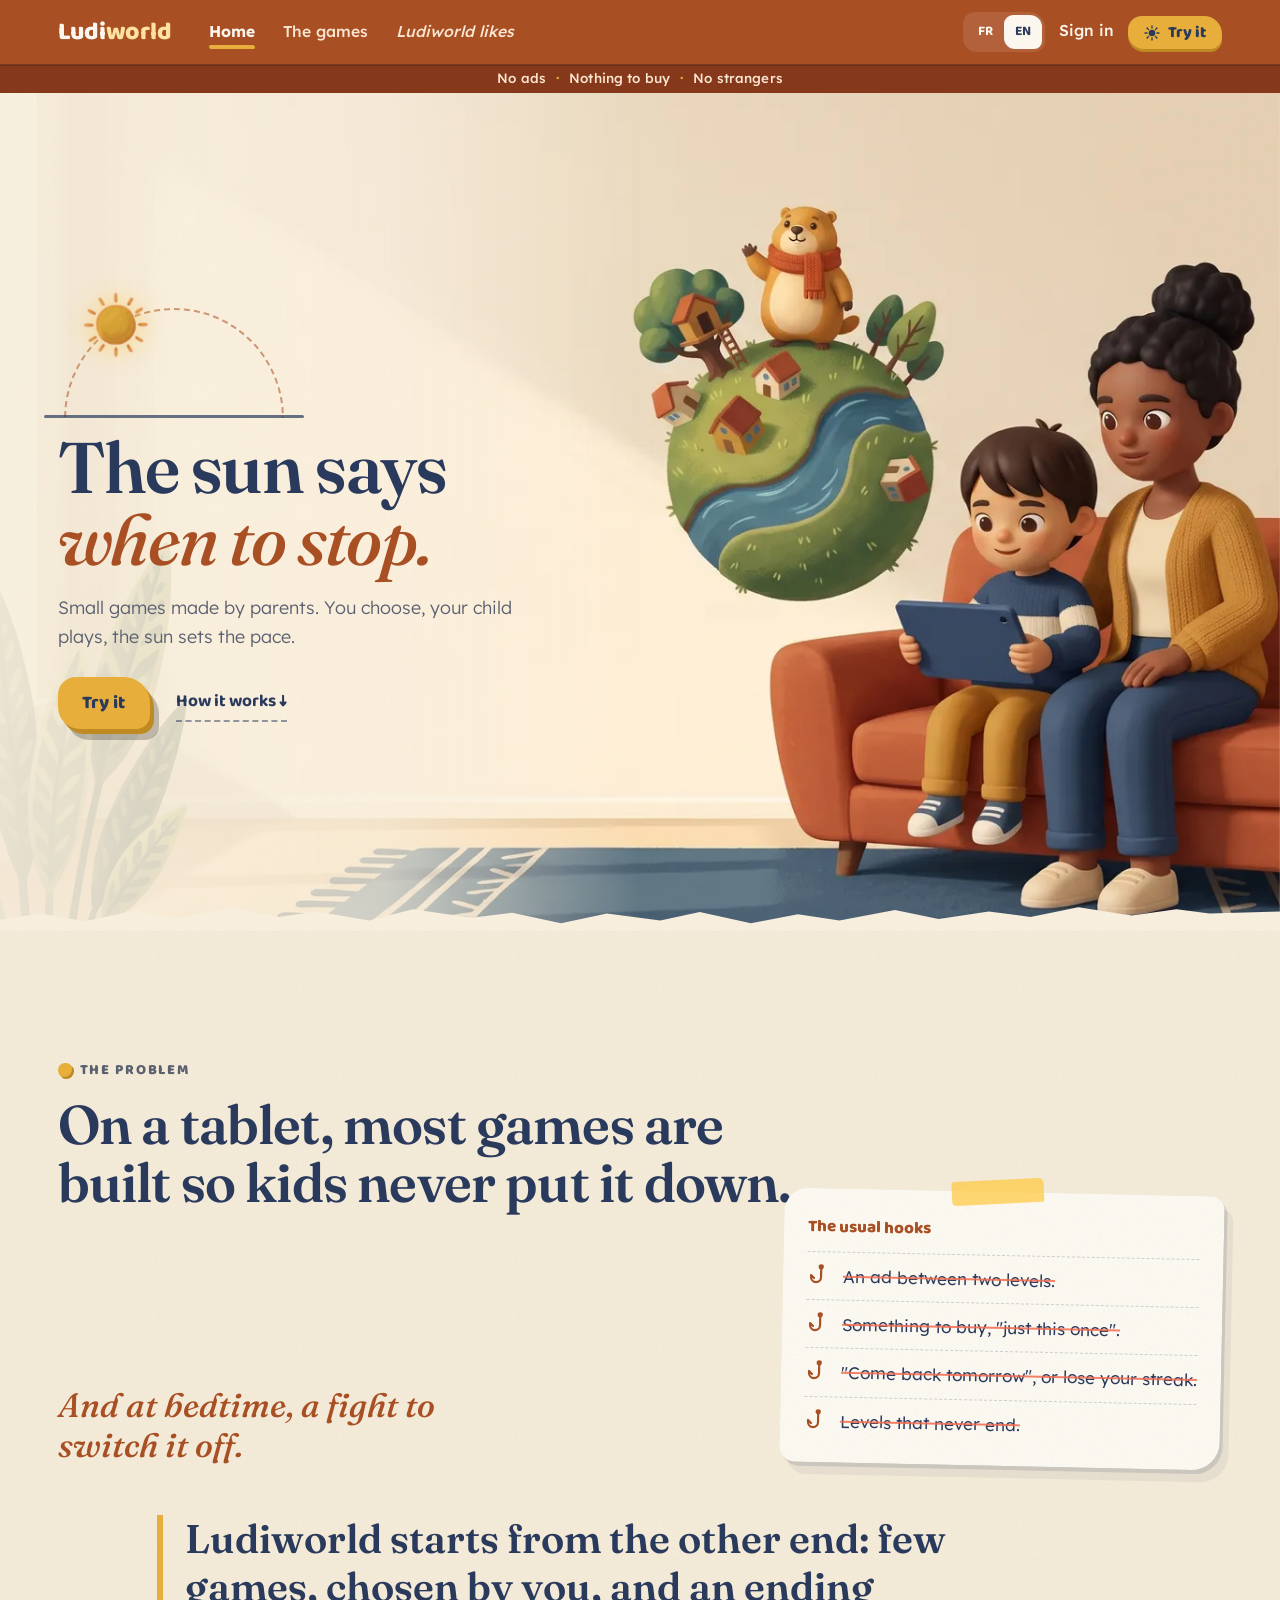
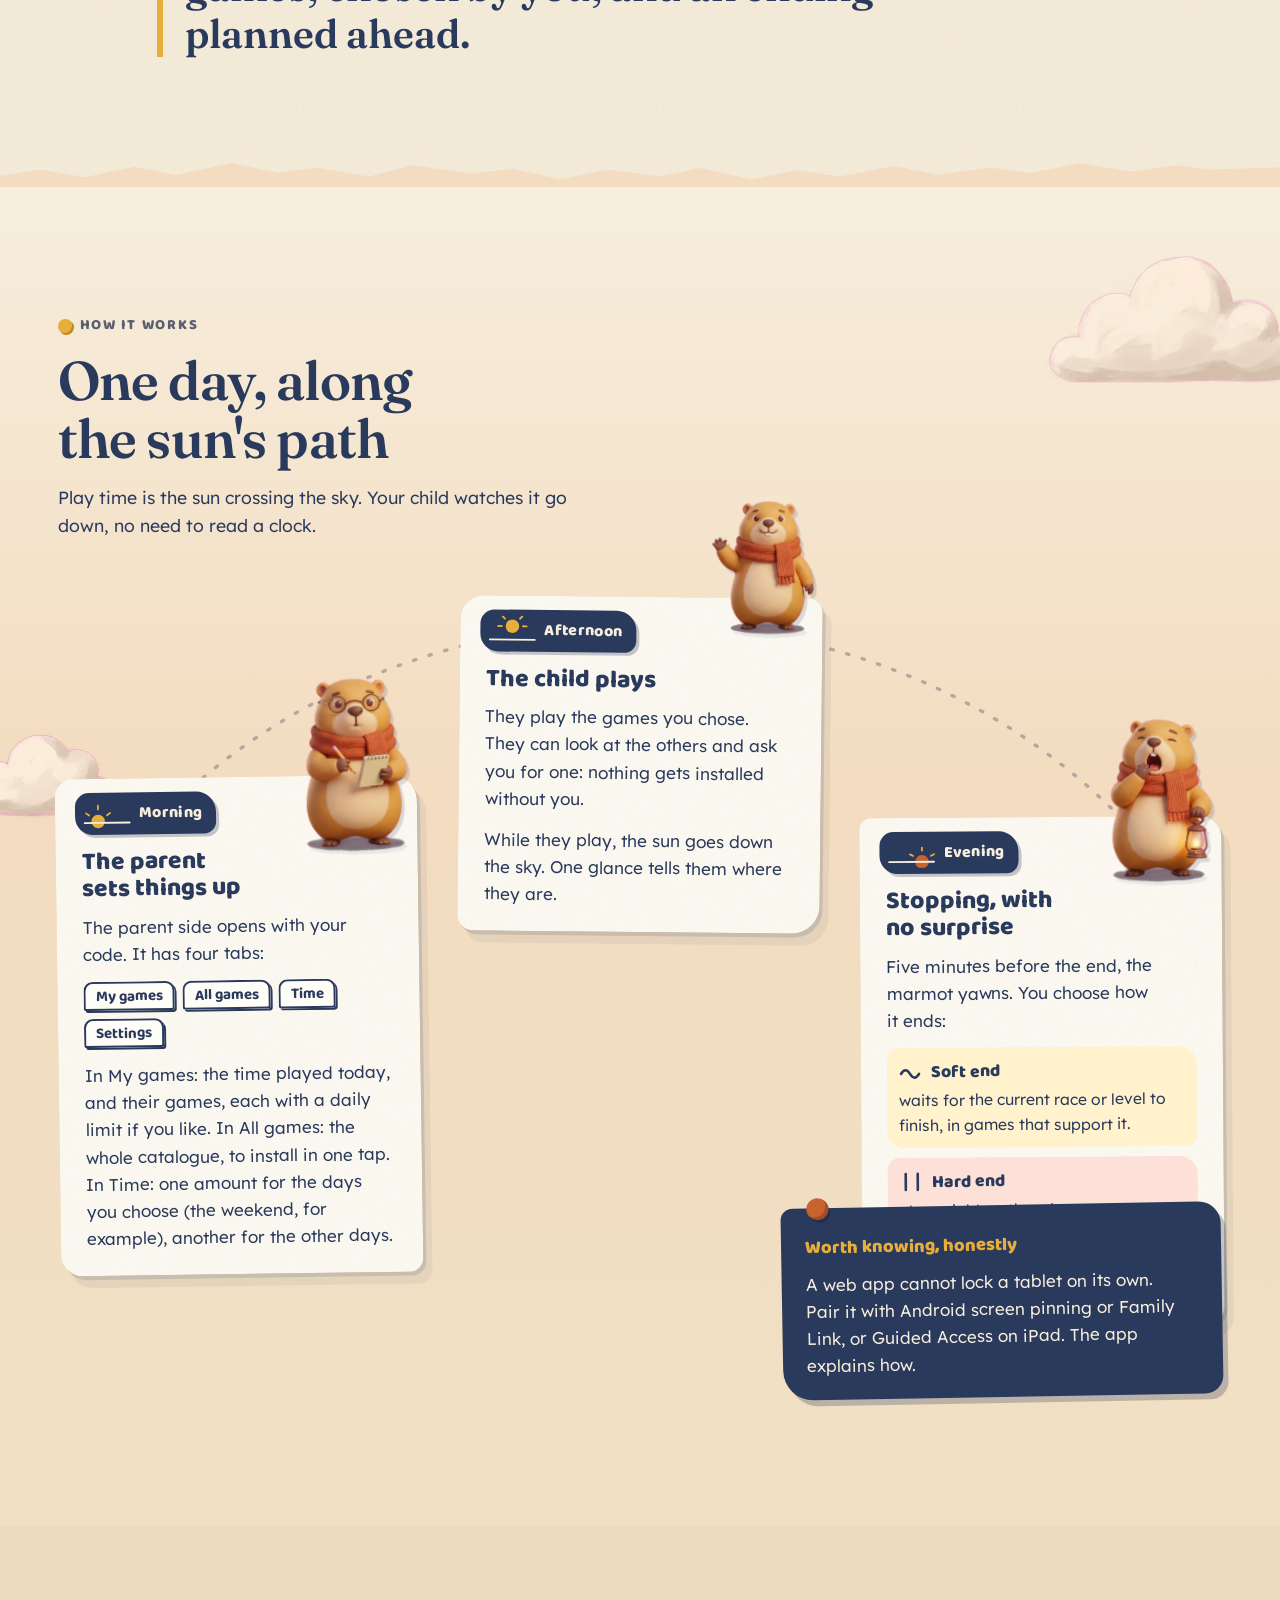
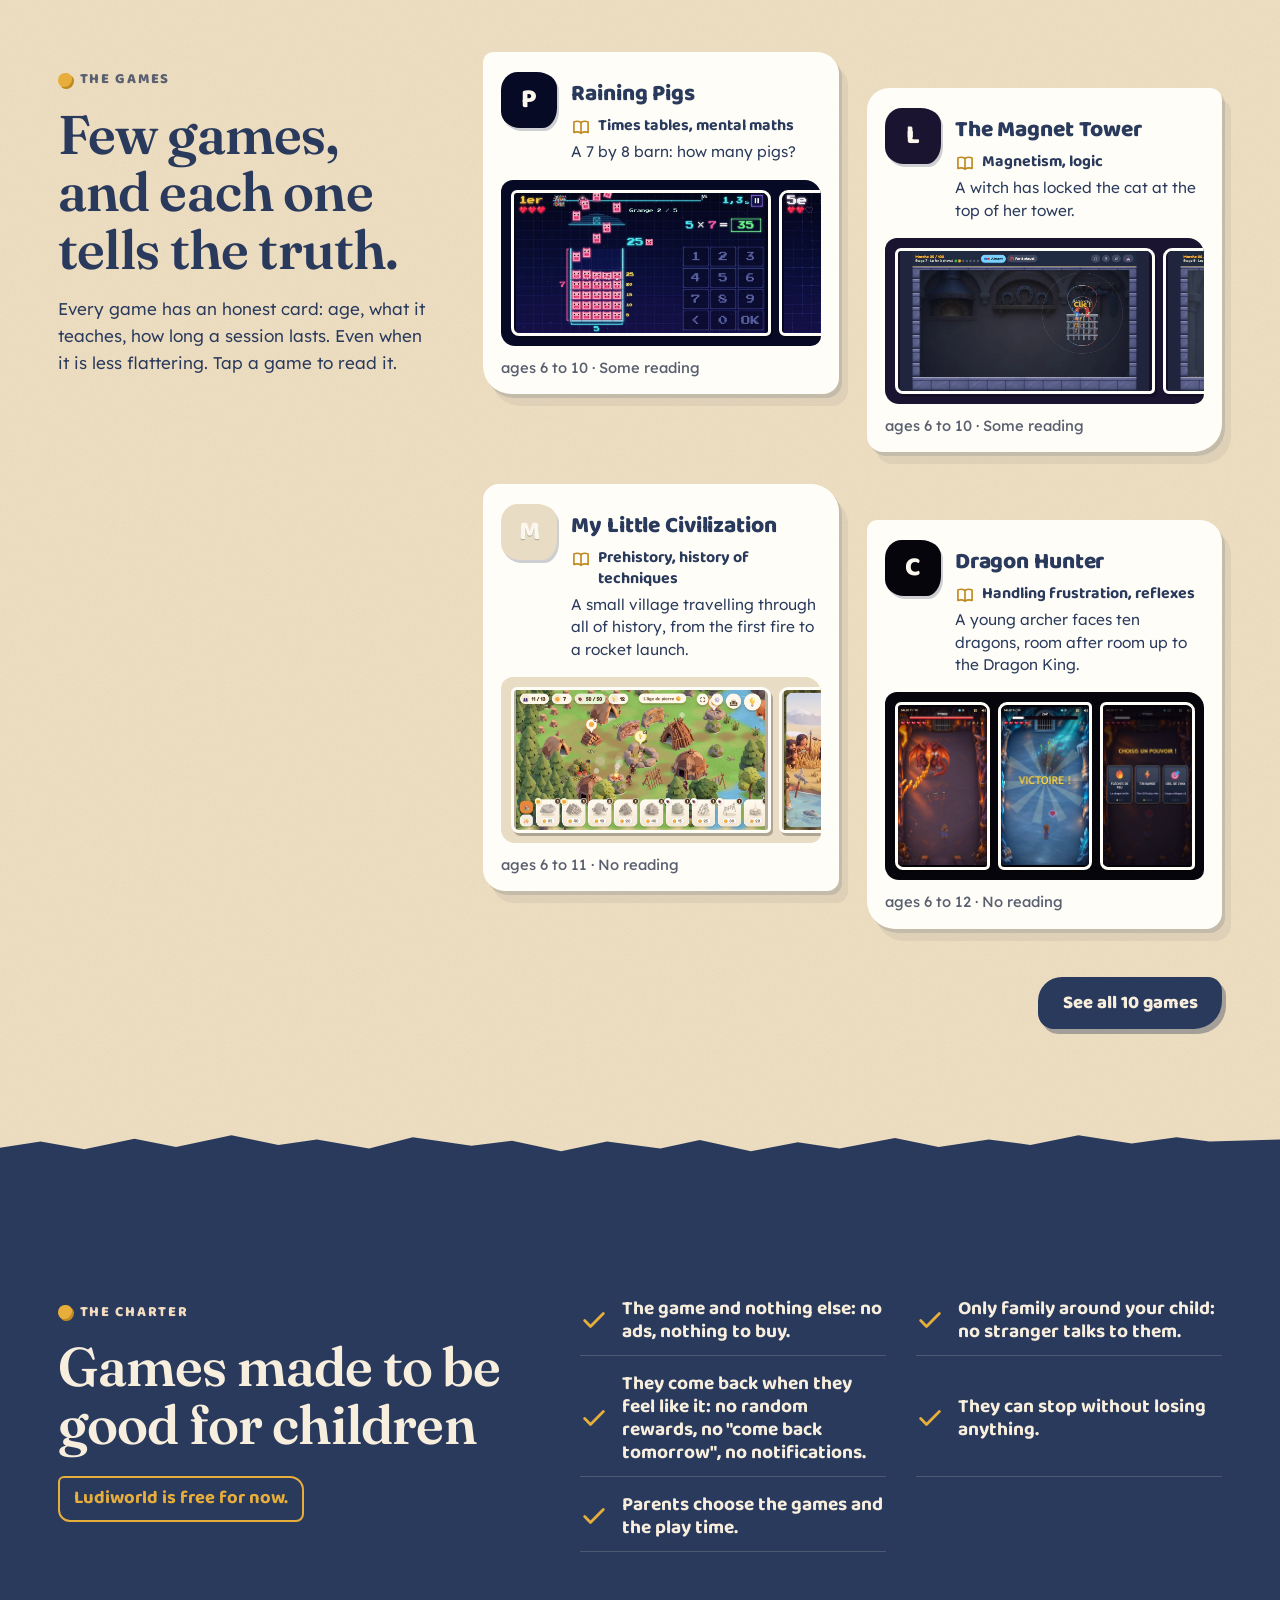
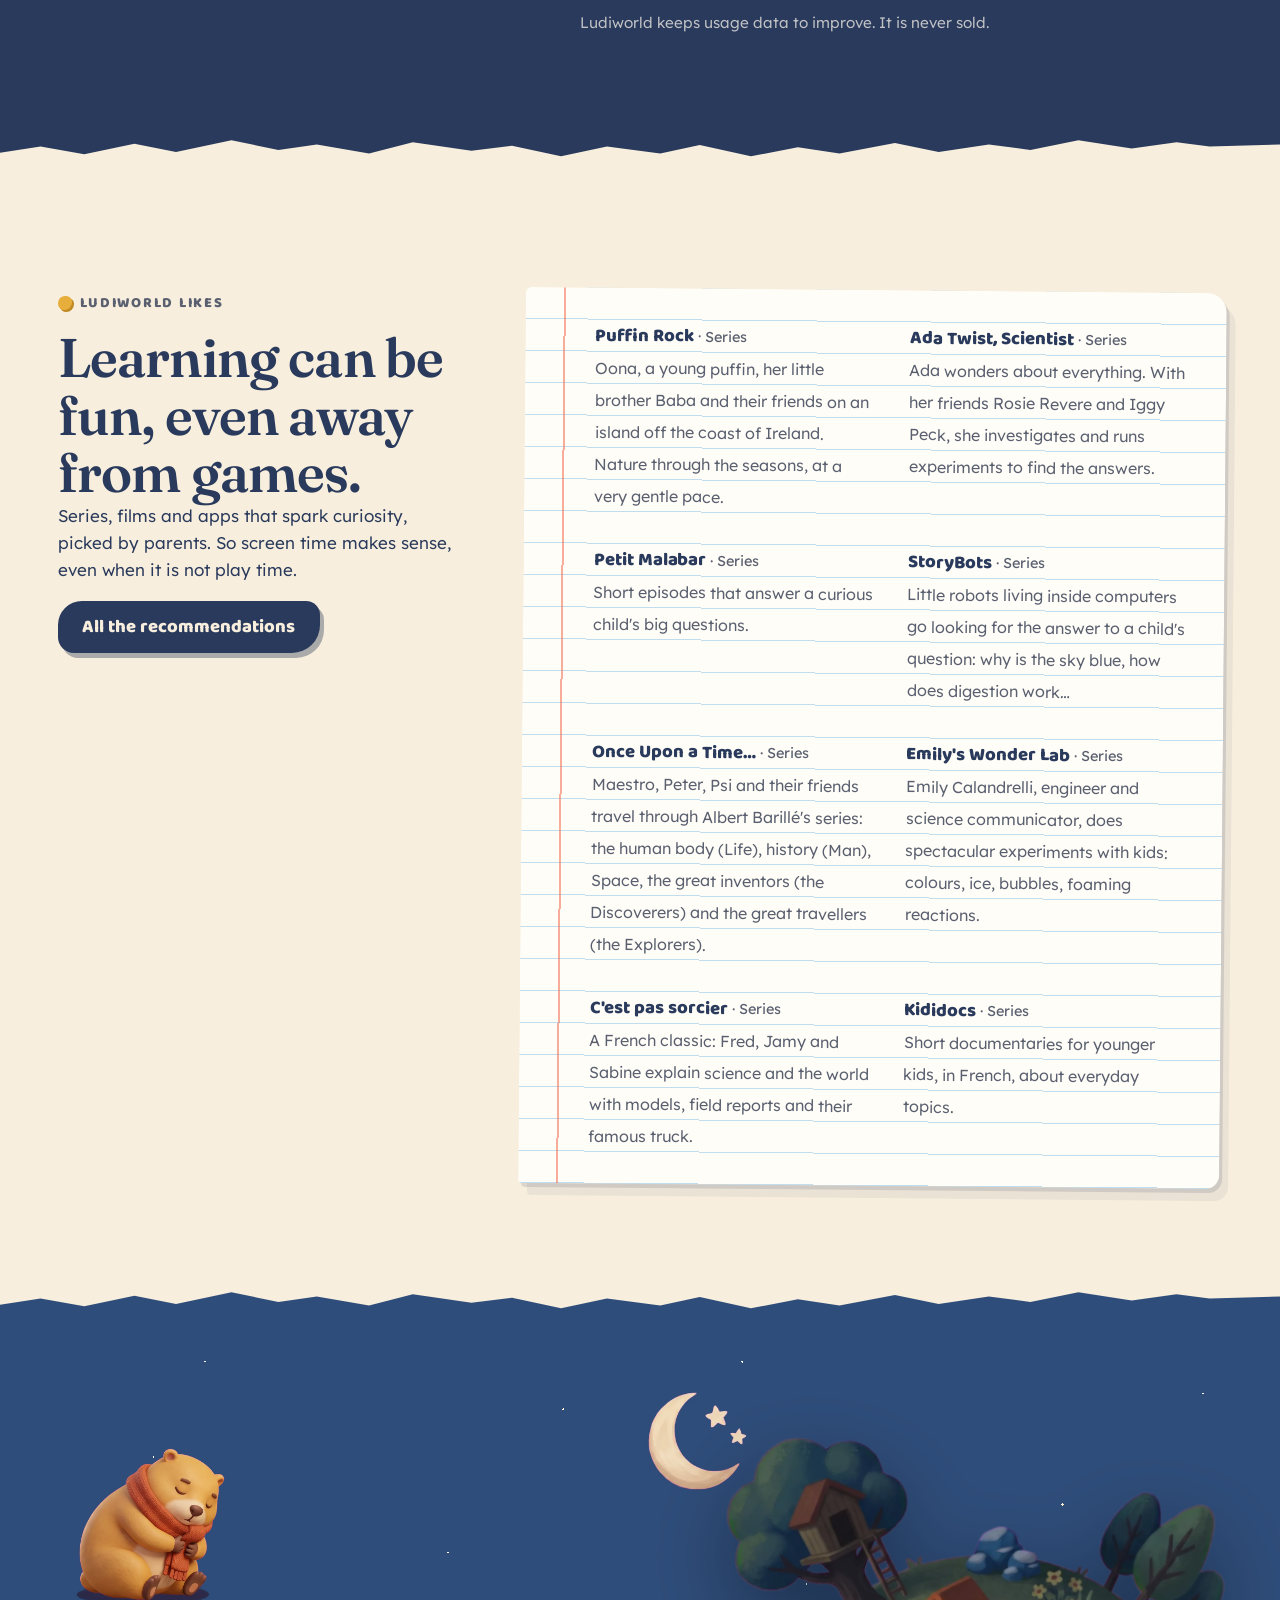
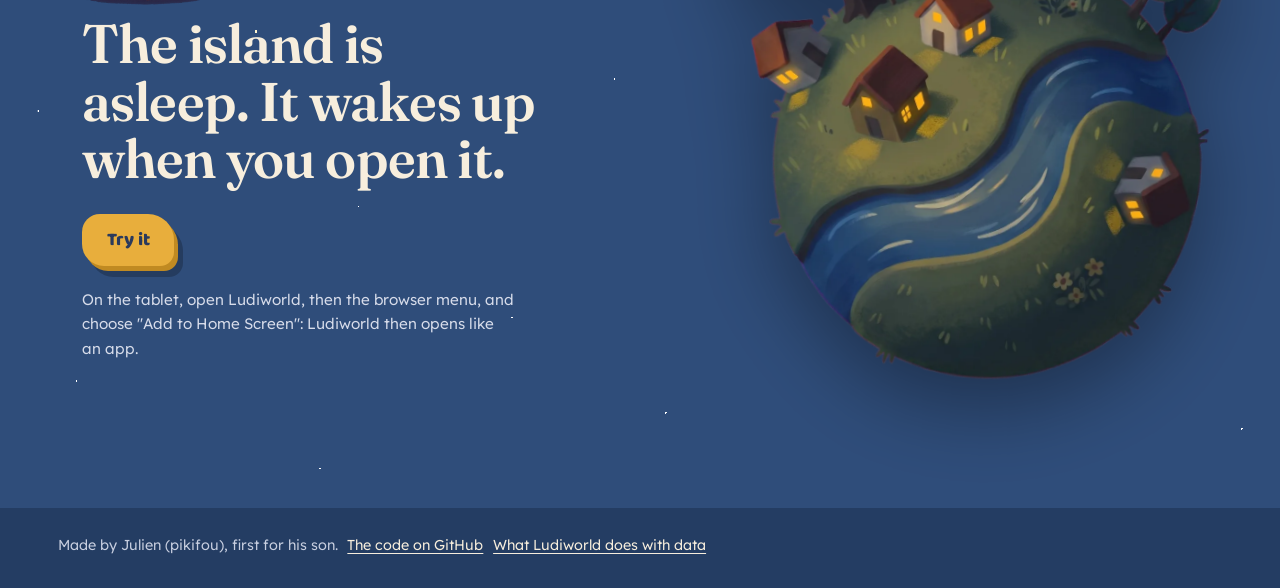
<file: docs/decouvrir/index.html>
<!doctype html>
<html lang="fr">
<head>
  <meta charset="utf-8">
  <meta name="viewport" content="width=device-width, initial-scale=1">
  <title>Ludiworld</title>
  <!-- L'ancienne adresse de l'accueil : l'accueil est maintenant à la racine du site. -->
  <link rel="canonical" href="../">
  <meta name="robots" content="noindex">
  <meta http-equiv="refresh" content="0; url=../">
  <script src="../site/aiguillage.js" data-vers="../"></script>
</head>
<body>
  <p><a href="../">Ludiworld</a></p>
</body>
</html>
</file>
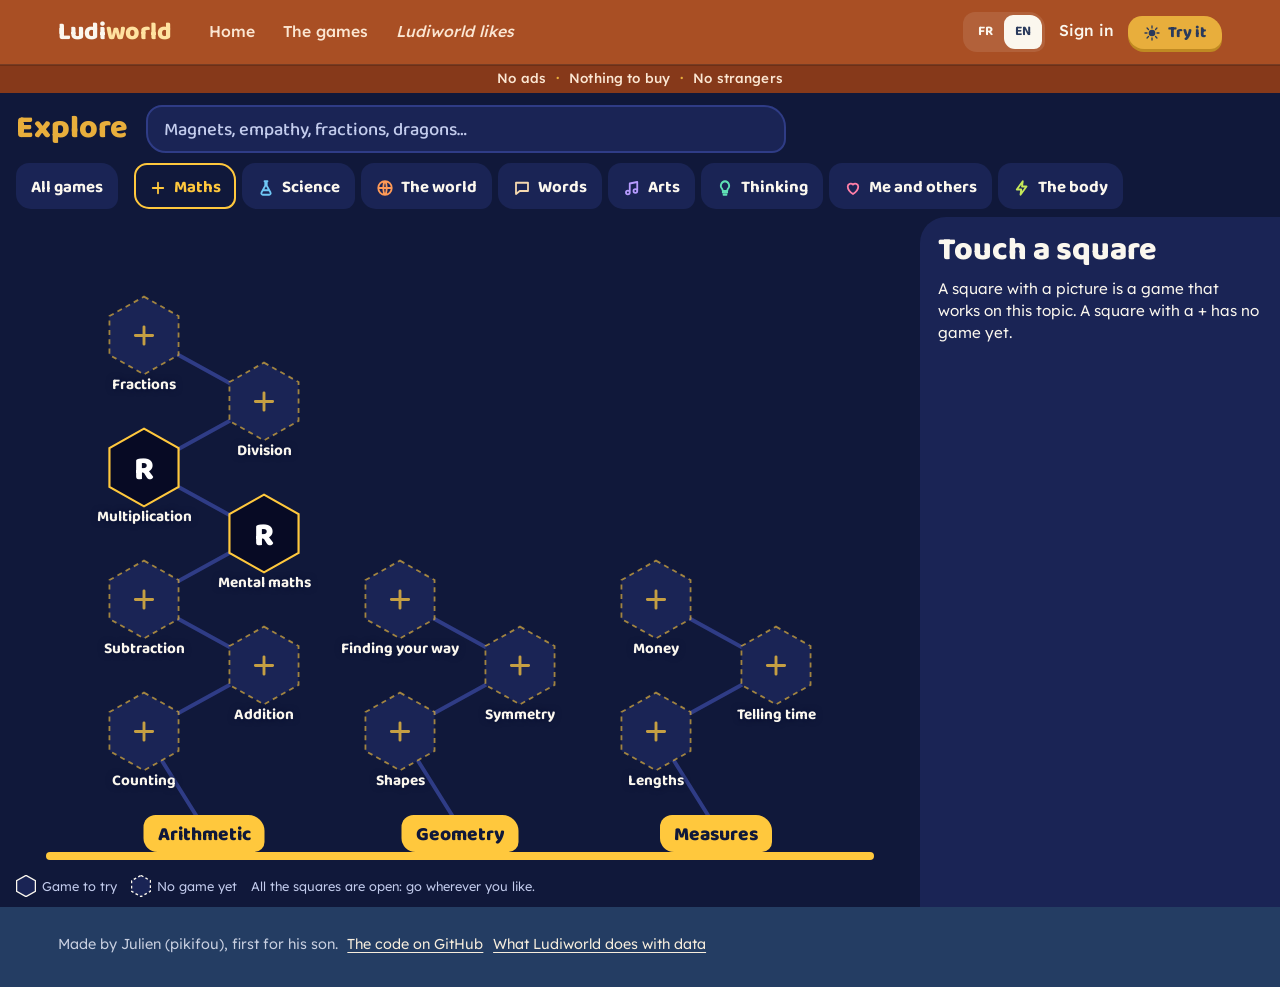
<file: docs/explorer/index.html>
<!doctype html>
<html lang="fr">
<head>
  <meta charset="utf-8">
  <meta name="viewport" content="width=device-width, initial-scale=1, viewport-fit=cover">
  <title>Explorer · Ludiworld</title>
  <meta name="description" content="L'arbre des compétences de Ludiworld : les maths, les sciences, le monde, les autres… et les jeux qui les font travailler.">
  <meta name="theme-color" content="#a94f24">
  <link rel="icon" href="../icons/marmotte-192.png">
  <link rel="apple-touch-icon" href="../icons/marmotte-180.png">
  <link rel="preload" href="../fonts/baloo2-800.woff2" as="font" type="font/woff2" crossorigin>
  <link rel="preload" href="../fonts/lexend.woff2" as="font" type="font/woff2" crossorigin>
  <link rel="stylesheet" href="../site/barre.css">
  <link rel="stylesheet" href="../site/site.css">
  <link rel="stylesheet" href="explorer.css">
</head>
<body data-page="explorer" class="page-explorer">
  <a class="skip" href="#contenu" data-t="skip">Aller au contenu</a>
  <div id="lw-barre"></div>

  <main id="contenu" class="ex">
    <div class="ex-outils">
      <h1 class="ex-titre" id="ex-titre" data-t="h1">Explorer</h1>
      <div class="ex-cherche" role="search">
        <label class="ex-cache" for="ex-q" id="ex-q-label" data-t="chercher">Chercher un sujet ou un jeu</label>
        <input id="ex-q" type="search" autocomplete="off">
        <div class="ex-resultats" id="ex-resultats" hidden></div>
      </div>
      <div class="ex-enfants" id="ex-enfants"></div>
    </div>
    <nav class="ex-branches" id="ex-branches" data-t-aria="branches" aria-label="Les branches"></nav>
    <div class="ex-scene">
      <section class="ex-arbre" id="ex-arbre" aria-live="off"><p class="ex-attente" data-t="loading">L'arbre pousse…</p></section>
      <aside class="ex-panneau" id="ex-panneau" aria-live="polite"></aside>
    </div>
  </main>

  <footer class="foot" id="lw-pied"></footer>

  <script src="../site/barre.js" defer></script>
  <script src="../site/site.js" defer></script>
  <script src="en.js" defer></script>
  <script src="../site/arbre.js" defer></script>
  <script src="explorer.js" defer></script>
</body>
</html>
</file>
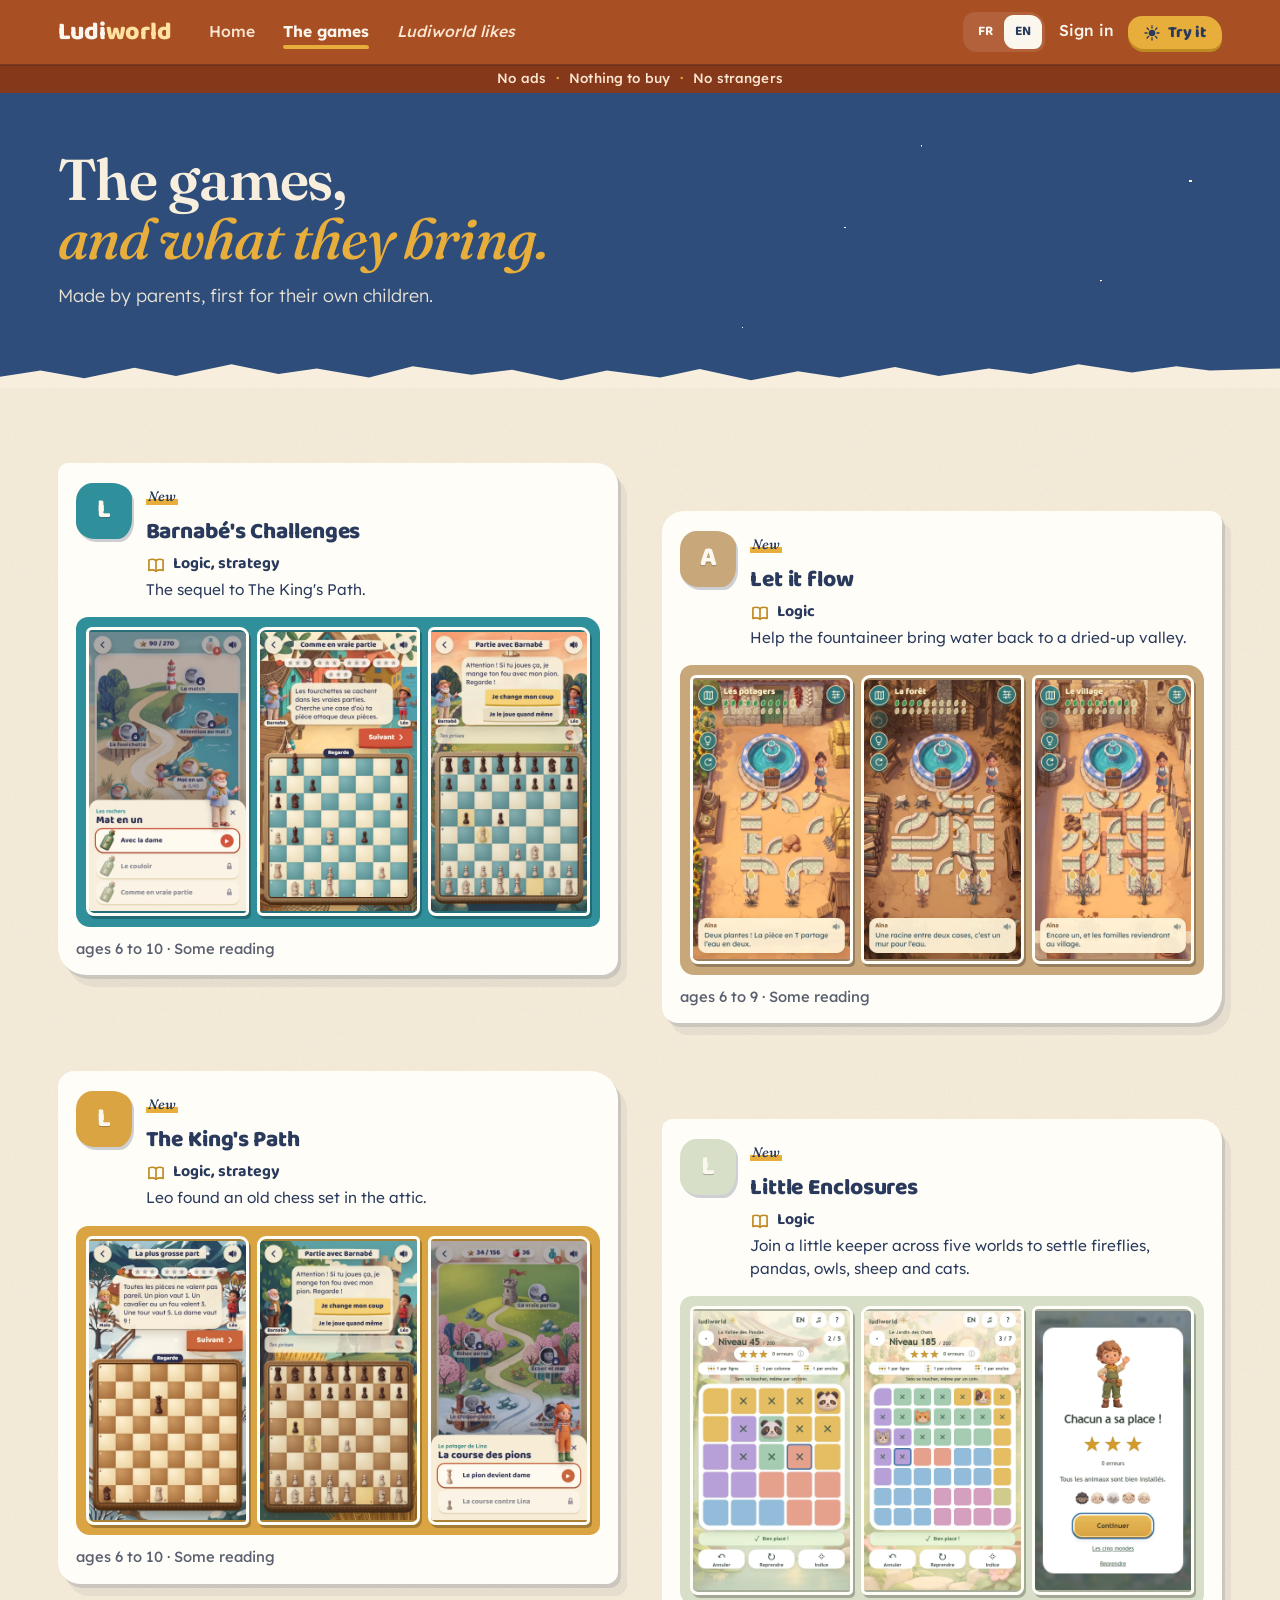
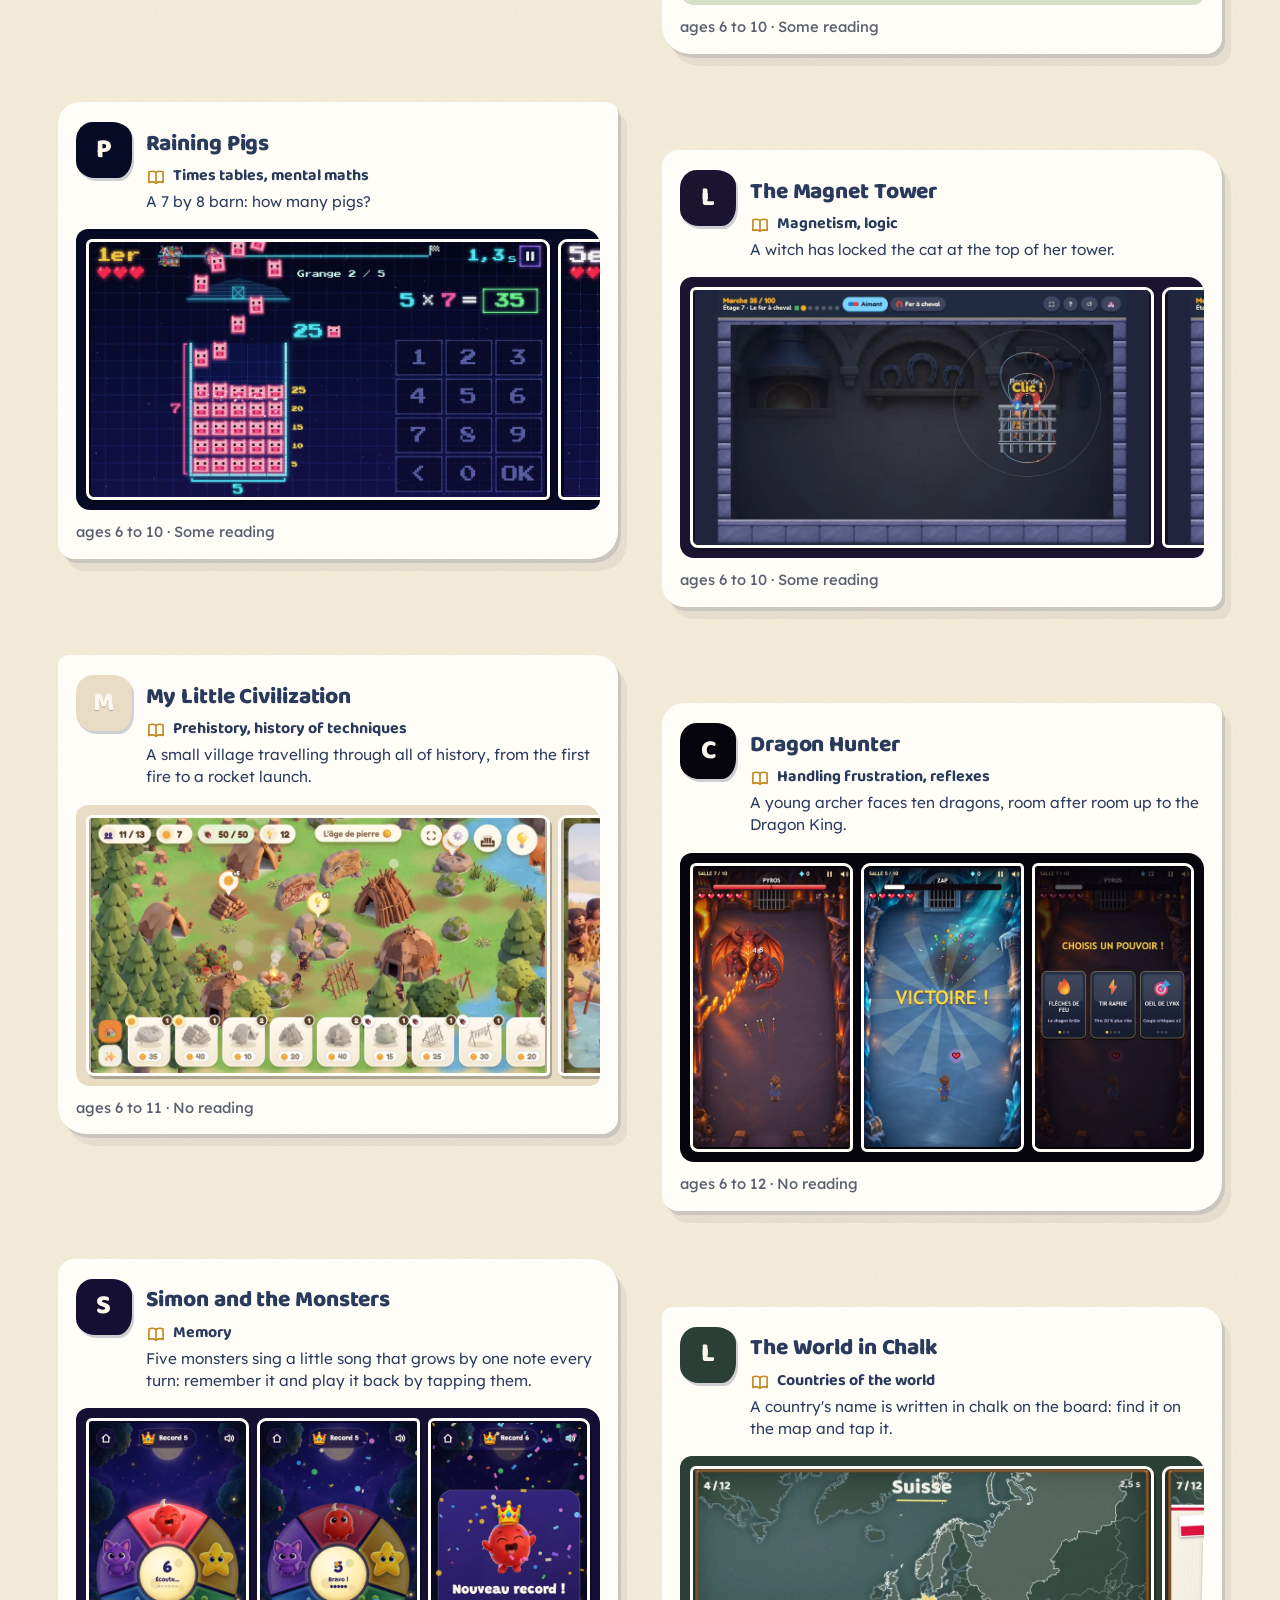
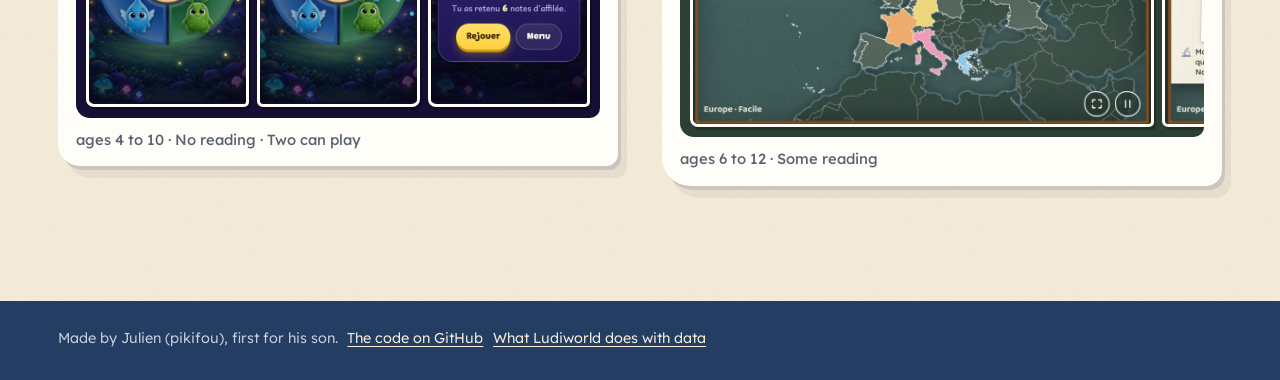
<file: docs/les-jeux/index.html>
<!doctype html>
<html lang="fr">
<head>
  <meta charset="utf-8">
  <meta name="viewport" content="width=device-width, initial-scale=1, viewport-fit=cover">
  <title>Les jeux · Ludiworld</title>
  <meta name="description" content="Les jeux de Ludiworld, en images : pour quel âge, combien de temps dure une partie, et ce qu'on y apprend.">
  <meta name="theme-color" content="#a94f24">
  <link rel="icon" href="../icons/marmotte-192.png">
  <link rel="apple-touch-icon" href="../icons/marmotte-180.png">
  <link rel="preload" href="../fonts/fraunces.woff2" as="font" type="font/woff2" crossorigin>
  <link rel="preload" href="../fonts/baloo2-800.woff2" as="font" type="font/woff2" crossorigin>
  <link rel="preload" href="../fonts/lexend.woff2" as="font" type="font/woff2" crossorigin>
  <link rel="stylesheet" href="../site/barre.css">
  <link rel="stylesheet" href="../site/site.css">
  <link rel="stylesheet" href="../site/catalogue.css">
  <link rel="stylesheet" href="jeux.css">
</head>
<body data-page="jeux" class="page-jeux">
  <a class="skip" href="#contenu" data-t="skip">Aller au contenu</a>
  <div id="lw-barre"></div>

  <header class="page-tete jx-tete">
    <h1 data-t="h1">Les jeux, <em>et ce qu'ils apportent.</em></h1>
    <p class="lede" data-t="lede">Faits par des parents, d'abord pour leurs enfants.</p>
  </header>

  <main id="contenu" class="page-corps jx">
    <h2 class="sr-only" data-t="liste">Tous les jeux</h2>
    <div class="jx-grille" id="jx-grille" aria-live="polite">
      <p class="jeux-wait" data-t="loading">Les jeux arrivent…</p>
    </div>

  </main>

  <footer class="foot" id="lw-pied"></footer>

  <script src="../site/barre.js" defer></script>
  <script src="../site/site.js" defer></script>
  <script src="en.js" defer></script>
  <script src="../site/nuage.js" defer></script>
  <script src="../site/catalogue.js" defer></script>
  <script src="jeux.js" defer></script>
</body>
</html>
</file>
<file: docs/site/barre.css>
/* Ludiworld : la barre du site (pages du site et haut du côté parent), puis la ligne des promesses. Les polices sont chargées par la page. */
.lw-barre, .lw-promesses {
  --lw-nuit: #a94f24; /* le canapé orange brûlé de l'image d'accueil, foncé pour que le texte se lise (tour 68) */
  --lw-papier: #fbf7ee;
  --lw-soleil: #e8ae3c;
  --lw-soleil-fonce: #c08a22;
  --lw-encre: #2a3a5c;
  --lw-doux: #fbe6d2;
}
.lw-barre {
  position: relative; z-index: 20;
  display: flex; align-items: center; gap: 10px 26px;
  min-height: 64px; padding: 8px clamp(16px, 4.5vw, 64px);
  padding-top: max(8px, env(safe-area-inset-top));
  background: var(--lw-nuit); color: var(--lw-papier);
  font-family: "Lexend", "Segoe UI", sans-serif;
  box-shadow: 0 2px 0 rgba(0, 0, 0, .18);
}
.lw-marque {
  flex: none; font-family: "Baloo 2", "Trebuchet MS", sans-serif; font-weight: 800; font-size: 1.55rem; line-height: 1;
  color: var(--lw-papier); text-decoration: none; letter-spacing: -.01em;
}
.lw-marque span { color: #ffe2a0; }

.lw-onglets { display: flex; gap: 4px; min-width: 0; }
.lw-onglet {
  position: relative; display: inline-flex; align-items: center; gap: 6px;
  padding: 10px 12px; white-space: nowrap;
  font-weight: 500; font-size: .98rem; line-height: 1.1; text-decoration: none; color: var(--lw-doux);
  border-radius: 12px 16px 10px 14px;
}
.lw-onglet:hover { color: var(--lw-papier); background: rgba(255, 255, 255, .07); }
/* L'onglet de la page : un rayon de soleil dessous, en plus de la couleur (pas seulement la couleur). */
.lw-onglet[aria-current="page"] { color: var(--lw-papier); font-weight: 700; }
.lw-onglet[aria-current="page"]::after {
  content: ""; position: absolute; left: 12px; right: 12px; bottom: 2px; height: 4px;
  background: var(--lw-soleil); border-radius: 3px 5px 2px 4px;
}
.lw-aime { font-style: italic; } /* annexe : ça se voit jusque dans la barre */
.lw-ico { width: 16px; height: 16px; flex: none; }

.lw-cote { margin-left: auto; display: flex; align-items: center; gap: 12px; flex: none; }
.lw-langs { display: flex; background: rgba(255, 255, 255, .1); padding: 3px; border-radius: 12px 16px 10px 14px; }
.lw-langs button {
  font: 700 .85rem/1 "Baloo 2", "Trebuchet MS", sans-serif; color: var(--lw-papier); background: none; border: 0;
  min-width: 38px; min-height: 34px; border-radius: 9px 12px 8px 11px; cursor: pointer;
}
.lw-langs button[aria-pressed="true"] { background: var(--lw-papier); color: var(--lw-encre); }
.lw-action {
  display: inline-flex; align-items: center; gap: 8px; padding: 9px 16px 8px; white-space: nowrap;
  font-family: "Baloo 2", "Trebuchet MS", sans-serif; font-weight: 800; font-size: 1rem; line-height: 1;
  color: var(--lw-encre); background: var(--lw-soleil); text-decoration: none;
  border-radius: 14px 18px 12px 16px; box-shadow: 0 3px 0 var(--lw-soleil-fonce);
}
.lw-action:hover { transform: translateY(-1px); }
.lw-compte { white-space: nowrap; color: var(--lw-papier); font-weight: 500; font-size: .98rem; text-decoration: none; padding: 8px 2px; border-bottom: 2px solid transparent; }
.lw-compte:hover, .lw-compte[aria-current="page"] { border-bottom-color: var(--lw-soleil); }
.lw-barre a:focus-visible, .lw-barre button:focus-visible { outline: 3px solid var(--lw-soleil); outline-offset: 2px; }

/* Connecté : la pastille du compte. Un rond avec l'initiale et une coche (la forme, pas seulement la couleur),
   « Connecté » écrit au-dessus du nom ; au toucher, un petit menu. */
.lw-qui { position: relative; flex: none; }
.lw-pastille {
  display: inline-flex; align-items: center; gap: 9px; padding: 4px 10px 4px 4px; min-height: 44px; cursor: pointer;
  color: var(--lw-papier); background: rgba(255, 255, 255, .1); border: 0;
  border-radius: 24px 20px 22px 24px; font-family: "Lexend", "Segoe UI", sans-serif; text-align: left;
}
.lw-pastille:hover, .lw-pastille[aria-expanded="true"] { background: rgba(255, 255, 255, .18); }
.lw-rond {
  position: relative; flex: none; display: inline-flex; align-items: center; justify-content: center; width: 36px; height: 36px;
  border-radius: 50%; background: var(--lw-soleil); color: var(--lw-encre);
  font: 800 1.12rem/1 "Baloo 2", "Trebuchet MS", sans-serif; padding-top: 2px; box-sizing: border-box;
}
.lw-rond > .lw-ico { width: 20px; height: 20px; }
.lw-coche {
  position: absolute; right: -3px; bottom: -3px; display: flex; align-items: center; justify-content: center;
  width: 17px; height: 17px; border-radius: 50%; background: var(--lw-papier); color: var(--lw-nuit); box-shadow: 0 0 0 2px var(--lw-nuit);
}
.lw-coche .lw-ico { width: 12px; height: 12px; }
.lw-qui-txt { display: flex; flex-direction: column; min-width: 0; line-height: 1.1; }
.lw-qui-etat { font-size: .72rem; font-weight: 500; color: var(--lw-doux); letter-spacing: .02em; }
.lw-qui-nom { max-width: 11em; overflow: hidden; text-overflow: ellipsis; white-space: nowrap; font-size: .95rem; font-weight: 700; }
.lw-chevron { display: flex; color: var(--lw-doux); transition: transform .18s ease; }
.lw-chevron .lw-ico { width: 14px; height: 14px; }
.lw-pastille[aria-expanded="true"] .lw-chevron { transform: rotate(180deg); }

.lw-qui-menu {
  position: absolute; right: 0; top: calc(100% + 10px); z-index: 30;
  width: 270px; max-width: calc(100vw - 32px); box-sizing: border-box; padding: 6px;
  background: var(--lw-papier); color: var(--lw-encre);
  border-radius: 10px 18px 16px 18px; box-shadow: 0 14px 32px rgba(10, 16, 40, .32), 0 0 0 1px rgba(22, 32, 74, .12);
  animation: lw-qui-ouvre .16s ease-out;
}
.lw-qui-menu[hidden] { display: none; }
@keyframes lw-qui-ouvre { from { opacity: 0; transform: translateY(-6px); } }
@media (prefers-reduced-motion: reduce) { .lw-qui-menu { animation: none; } .lw-chevron { transition: none; } }
.lw-qui-tete {
  margin: 0 0 4px; padding: 10px 12px 12px; display: flex; flex-direction: column; gap: 2px;
  border-bottom: 2px dashed rgba(29, 43, 79, .16); font: 500 .8rem/1.25 "Lexend", "Segoe UI", sans-serif; color: #4a5678;
}
.lw-qui-tete strong { color: var(--lw-encre); font-size: .92rem; font-weight: 700; overflow: hidden; text-overflow: ellipsis; white-space: nowrap; }
.lw-qui-menu ul { list-style: none; margin: 0; padding: 0; }
.lw-qui-item {
  display: flex; align-items: center; gap: 12px; width: 100%; min-height: 46px; padding: 8px 12px; box-sizing: border-box;
  font: 600 1rem/1.15 "Lexend", "Segoe UI", sans-serif; color: var(--lw-encre); text-decoration: none; text-align: left;
  background: none; border: 0; border-radius: 10px 14px 9px 12px; cursor: pointer;
}
.lw-qui-item .lw-ico { width: 20px; height: 20px; color: #4a5678; }
.lw-qui-item:hover { background: #f1e8d3; }
.lw-qui-item[aria-current="page"] { font-weight: 800; }
.lw-qui-item[aria-current="page"]::after { content: ""; margin-left: auto; width: 8px; height: 8px; border-radius: 50%; background: var(--lw-soleil-fonce); }
.lw-qui-menu .lw-sortir { margin-top: 4px; border-top: 1px solid rgba(29, 43, 79, .1); border-radius: 0 0 12px 10px; }
.lw-qui-menu a:focus-visible, .lw-qui-menu button:focus-visible { outline: 3px solid var(--lw-nuit); outline-offset: -3px; }

/* Le menu des pages du site, côté parent sur téléphone seulement (lw-replie). */
.lw-menu {
  display: none; align-items: center; justify-content: center; width: 44px; height: 40px; padding: 0; border: 0; cursor: pointer;
  color: var(--lw-papier); background: rgba(255, 255, 255, .1); border-radius: 12px 16px 10px 14px;
}
.lw-menu .lw-ico { width: 22px; height: 22px; }
.lw-menu[aria-expanded="true"] { background: var(--lw-papier); color: var(--lw-encre); }

/* Les promesses de Ludiworld : une fine ligne attachée sous la barre, qui mène à la charte. */
.lw-promesses {
  position: relative; z-index: 19;
  display: flex; flex-wrap: wrap; justify-content: center; align-items: baseline; gap: 2px 10px;
  padding: 5px clamp(16px, 4.5vw, 64px) 6px;
  background: #86391a; color: var(--lw-doux); text-decoration: none; text-align: center;
  font: 500 .84rem/1.3 "Lexend", "Segoe UI", sans-serif; letter-spacing: .01em;
  border-top: 1px solid rgba(255, 255, 255, .08);
}
.lw-promesses .lw-point { color: var(--lw-soleil); font-weight: 800; }
.lw-promesses:hover span:not(.lw-point) { color: var(--lw-papier); text-decoration: underline; text-decoration-color: var(--lw-soleil); text-underline-offset: 3px; }
.lw-promesses:focus-visible { outline: 3px solid var(--lw-soleil); outline-offset: -3px; }

/* Téléphone et tablette en portrait : la marque et les boutons en haut, les onglets dessous, sur deux lignes s'il le faut
   (jamais un onglet coupé au bord de l'écran). */
@media (max-width: 1080px) {
  .lw-barre { flex-wrap: wrap; padding-bottom: 4px; }
  .lw-onglets { order: 3; width: 100%; flex-wrap: wrap; gap: 0 2px; margin: 0 -10px; }
  .lw-onglet { min-height: 44px; }
}
@media (max-width: 480px) {
  .lw-barre { column-gap: 8px; }
  .lw-onglet { padding: 8px 9px; font-size: .9rem; }
  .lw-onglet[aria-current="page"]::after { left: 9px; right: 9px; }
  .lw-cote { gap: 8px; }
  .lw-action { padding: 8px 11px 7px; font-size: .9rem; }
  .lw-action .lw-ico { display: none; }
  .lw-marque { font-size: 1.35rem; }
  .lw-compte { font-size: .84rem; }
  .lw-langs { padding: 2px; }
  .lw-langs button { min-width: 28px; min-height: 30px; font-size: .78rem; }
  .lw-barre:has(.lw-compte) .lw-action { padding-inline: 8px; font-size: .84rem; }
  .lw-barre:has(.lw-compte) .lw-cote { gap: 5px; }
  .lw-barre:has(.lw-compte) .lw-marque { font-size: 1.15rem; }
  .lw-barre:has(.lw-compte) .lw-compte { font-size: .78rem; }
  .lw-barre:has(.lw-compte) .lw-langs button { min-width: 26px; }
  /* La pastille : l'initiale seule (le nom et « Connecté » sont dans le menu) ; le menu se cale sur le bord droit de l'écran. */
  .lw-barre:has(.lw-qui) .lw-action { padding-inline: 9px; font-size: .86rem; }
  .lw-barre:has(.lw-qui) .lw-cote { gap: 6px; }
  .lw-barre:has(.lw-qui) .lw-marque { font-size: 1.2rem; }
  .lw-pastille { padding: 4px; min-height: 0; border-radius: 50%; }
  .lw-qui-txt, .lw-chevron { display: none; }
  .lw-rond { width: 36px; height: 36px; }
  .lw-qui { position: static; }
  .lw-cote { position: relative; }
  .lw-qui-menu { top: calc(100% + 12px); }
  .lw-promesses { gap: 0 7px; padding-block: 4px 5px; font-size: .74rem; }
}
@media (max-width: 700px) {
  .lw-replie .lw-menu { display: inline-flex; }
  .lw-replie:not(.lw-ouvert) .lw-onglets { display: none; }
  .lw-replie:not(.lw-ouvert) { padding-bottom: 8px; }
}
</file>
<file: docs/site/site.css>
/* Ludiworld, le site (accueil, jeux, créer un jeu, Ludiworld aime bien). Vanilla CSS, polices auto-hébergées, aucune requête externe. */

@font-face { font-family: "Baloo 2"; src: url("../fonts/baloo2-500.woff2") format("woff2"); font-weight: 500; font-display: swap; }
@font-face { font-family: "Baloo 2"; src: url("../fonts/baloo2-700.woff2") format("woff2"); font-weight: 700; font-display: swap; }
@font-face { font-family: "Baloo 2"; src: url("../fonts/baloo2-800.woff2") format("woff2"); font-weight: 800; font-display: swap; }
@font-face { font-family: "Fraunces"; src: url("../fonts/fraunces.woff2") format("woff2"); font-weight: 500 700; font-style: normal; font-display: swap; }
@font-face { font-family: "Fraunces"; src: url("../fonts/fraunces-italic.woff2") format("woff2"); font-weight: 500 700; font-style: italic; font-display: swap; }
@font-face { font-family: "Lexend"; src: url("../fonts/lexend.woff2") format("woff2"); font-weight: 300 700; font-display: swap; }

:root {
  /* Les couleurs de l'image d'accueil (tour 66, décision du 24 novembre) : le canapé orange brûlé, le tapis bleu profond, le mur crème, le gilet moutarde. */
  --ciel: #f3dcc0;
  --ciel-fonce: #e0b98f;
  --encre: #2a3a5c;
  --encre-douce: #5a6070;
  --soleil: #e8ae3c;
  --soleil-fonce: #c08a22;
  --papier: #f7eedd;
  --papier-2: #efe0c4;
  --corail: #c8622f;
  --feuille: #3f8f5a;
  --bois: #c98b4f;
  --nuit: #2f4d7a; /* le tapis bleu profond */

  --color-primary: var(--soleil);
  --color-surface: var(--papier);
  --color-text: var(--encre);
  --nuit-2: #243d63;
  --carte: #fffdf7;
  --corail-encre: #a94f24; /* corail assez sombre pour du texte sur papier */

  --f-display: "Baloo 2", "Trebuchet MS", sans-serif;
  --f-edito: "Fraunces", Georgia, serif;
  --f-body: "Lexend", "Segoe UI", sans-serif;

  --gutter: clamp(16px, 4.5vw, 64px);
  --r-paper: 18px 26px 14px 22px;
  --r-paper-2: 24px 14px 28px 16px;
  --r-paper-3: 12px 22px 18px 30px;
  --shadow-paper: 3px 4px 0 rgba(29, 43, 79, .13), 9px 12px 0 rgba(29, 43, 79, .06);
  --grain: url("data:image/svg+xml;utf8,<svg xmlns='http://www.w3.org/2000/svg' width='180' height='180'><filter id='n'><feTurbulence type='fractalNoise' baseFrequency='.85' numOctaves='2' stitchTiles='stitch'/><feColorMatrix values='0 0 0 0 .35 0 0 0 0 .27 0 0 0 0 .15 0 0 0 .10 0'/></filter><rect width='100%' height='100%' filter='url(%23n)'/></svg>");
  --edge: url("data:image/svg+xml;utf8,<svg xmlns='http://www.w3.org/2000/svg' viewBox='0 0 1200 40' preserveAspectRatio='none'><path d='M0 40V24l38-9 41 11 47-15 39 12 52-17 44 14 36-8 49 13 41-16 55 12 38-7 46 15 43-14 50 10 37-12 48 16 44-13 39 9 52-15 41 13 47-11 39 8 45-14 50 12 42-9 31 6 66-3V40z'/></svg>");
}

*, *::before, *::after { box-sizing: border-box; }
html { -webkit-text-size-adjust: 100%; scroll-behavior: smooth; }
html, body { overflow-x: clip; }
body {
  margin: 0;
  background: var(--papier);
  color: var(--encre);
  font-family: var(--f-body);
  font-weight: 350;
  font-size: 1.0625rem;
  line-height: 1.6;
}
img { max-width: 100%; height: auto; display: block; }
h1, h2, h3 { margin: 0; text-wrap: balance; }
p { margin: 0 0 1em; text-wrap: pretty; }
a { color: inherit; }
:focus-visible { outline: 3px solid var(--soleil-fonce); outline-offset: 3px; }

.skip {
  position: absolute; left: 12px; top: -60px; z-index: 50;
  background: var(--soleil); color: var(--encre); padding: 8px 14px; border-radius: var(--r-paper);
  font-family: var(--f-display); font-weight: 700; text-decoration: none;
}
.skip:focus { top: 12px; }

/* ---------- Boutons ---------- */
.btn {
  display: inline-flex; align-items: center; justify-content: center; gap: .5em;
  min-height: 52px; padding: .55em 1.35em .5em;
  font-family: var(--f-display); font-weight: 800; font-size: 1.15rem; line-height: 1.1;
  text-decoration: none; border-radius: var(--r-paper);
  transition: transform .15s ease, box-shadow .15s ease;
}
.btn:hover { transform: translate(-1px, -2px); }
.btn:active { transform: translate(2px, 2px); }
.btn-sun { background: var(--soleil); color: var(--encre); box-shadow: 4px 5px 0 var(--soleil-fonce), 9px 11px 0 rgba(0, 0, 0, .22); }
.btn-ink { background: var(--encre); color: var(--papier); box-shadow: 4px 5px 0 rgba(29, 43, 79, .35); border-radius: var(--r-paper-2); }
.btn-paper { background: var(--carte); color: var(--encre); box-shadow: 4px 5px 0 rgba(29, 43, 79, .25); border-radius: var(--r-paper-3); }

.kicker {
  display: inline-flex; align-items: center; gap: .55em;
  font-family: var(--f-display); font-weight: 800; font-size: .9rem;
  letter-spacing: .12em; text-transform: uppercase; color: var(--encre-douce);
  margin-bottom: .9rem;
}
.kicker::before {
  content: ""; width: 14px; height: 14px; background: var(--soleil);
  border-radius: 50% 40% 55% 45%; box-shadow: 2px 2px 0 var(--soleil-fonce);
}

/* ---------- 1. Ouverture ---------- */
.hero { position: relative; background: var(--papier); color: var(--encre); isolation: isolate; }
.hero-pic { position: relative; height: 58svh; min-height: 330px; max-height: 560px; overflow: hidden; }
.hero-img {
  width: 100%; height: 100%; object-fit: cover; object-position: 88% 45%; /* téléphone : la planète, l'enfant et la mère */
  animation: hero-in 1.8s cubic-bezier(.2, .7, .2, 1) both;
}
.hero-pic::after {
  content: ""; position: absolute; inset: auto 0 0 0; height: 45%;
  background: linear-gradient(180deg, rgba(247, 238, 221, 0), var(--papier));
}
.hero-copy { position: relative; z-index: 2; padding: 0 var(--gutter) 56px; margin-top: -86px; }

.arc { --r: 78px; position: relative; width: calc(var(--r) * 2 + 40px); height: calc(var(--r) + 40px); overflow: hidden; margin-left: -14px; }
.arc-path {
  position: absolute; left: 20px; bottom: 0; width: calc(var(--r) * 2); height: var(--r);
  border: 2px dashed rgba(169, 79, 36, .55); border-bottom: 0; border-radius: var(--r) var(--r) 0 0;
}
.horizon { position: absolute; left: 0; right: 0; bottom: 0; height: 3px; background: var(--encre); opacity: .7; border-radius: 2px; }
.pivot {
  position: absolute; left: calc(20px + var(--r)); bottom: 0; width: 0; height: 0;
  transform: rotate(58deg);
  animation: sun-arc 2.6s cubic-bezier(.25, .7, .25, 1) .25s both;
}
.sun {
  position: absolute; width: 56px; height: 56px; max-width: none;
  left: calc(-1 * var(--r) - 28px); top: -28px;
  transform: rotate(-58deg);
  animation: sun-counter 2.6s cubic-bezier(.25, .7, .25, 1) .25s both;
  filter: drop-shadow(0 0 14px rgba(255, 200, 61, .65));
}

.hero-title {
  font-family: var(--f-edito); font-weight: 650; font-size: clamp(2.6rem, 11vw, 5.4rem);
  line-height: 1; letter-spacing: -.02em; margin-top: 14px;
}
.hero-title span { display: block; animation: rise .9s cubic-bezier(.2, .7, .2, 1) both; }
.hero-title .l1 { animation-delay: .9s; }
.hero-title .l2 { animation-delay: 1.15s; font-style: italic; color: var(--corail-encre); font-weight: 600; }
.lede { font-size: 1.12rem; font-weight: 300; max-width: 30em; margin-top: 18px; color: var(--encre-douce); animation: rise .9s cubic-bezier(.2, .7, .2, 1) 1.5s both; }
.ctas { display: flex; flex-wrap: wrap; align-items: center; gap: 14px 26px; margin-top: 26px; animation: rise .9s cubic-bezier(.2, .7, .2, 1) 1.7s both; }
.btn-ghost {
  font-family: var(--f-display); font-weight: 700; font-size: 1.08rem; color: var(--papier);
  text-decoration: none; border-bottom: 2px dashed rgba(251, 247, 238, .6); padding: 4px 0;
}
.btn-ghost:hover { border-bottom-style: solid; }
.hero .btn-ghost { color: var(--encre); border-bottom-color: rgba(42, 58, 92, .5); }

@keyframes hero-in { from { opacity: 0; transform: scale(1.06); filter: brightness(.5); } to { opacity: 1; transform: none; filter: none; } }
@keyframes sun-arc { from { transform: rotate(-4deg); } to { transform: rotate(58deg); } }
@keyframes sun-counter { from { transform: rotate(4deg); opacity: 0; } 15% { opacity: 1; } to { transform: rotate(-58deg); opacity: 1; } }
@keyframes rise { from { opacity: 0; transform: translateY(26px); } to { opacity: 1; transform: none; } }

@media (min-width: 760px) {
  .hero { min-height: min(calc(100svh - 64px), 860px); display: flex; align-items: center; }
  .hero-pic { position: absolute; inset: 0; height: auto; max-height: none; }
  .hero-img { object-position: 68% 50%; }
  .hero-pic::after {
    inset: 0; height: auto;
    background:
      linear-gradient(90deg, rgba(247, 238, 221, .93) 0%, rgba(247, 238, 221, .73) 30%, rgba(247, 238, 221, 0) 50%);
  }
  .hero-copy { margin: 0; padding: 64px var(--gutter) 90px; width: min(46%, 640px); }
  .arc { --r: 110px; }
  .sun { width: 72px; height: 72px; left: calc(-1 * var(--r) - 36px); top: -36px; }
  .hero-title { font-size: clamp(3rem, 5.6vw, 5.4rem); }
}
@media (min-width: 760px) and (max-width: 1039px) {
  .hero-copy { width: 58%; }
  .hero-img { object-position: 86% 50%; }
  .hero-pic::after {
    background: linear-gradient(90deg, rgba(247, 238, 221, .95) 0%, rgba(247, 238, 221, .85) 45%, rgba(247, 238, 221, .2) 70%, rgba(247, 238, 221, 0) 80%);
  }
}

/* ---------- Sections et bords déchirés ---------- */
.sec { position: relative; padding: clamp(72px, 10vw, 150px) var(--gutter); background-color: var(--bg, var(--papier)); }
.sec::before {
  content: ""; position: absolute; left: 0; right: 0; top: -26px; height: 28px;
  background: var(--edge-color, var(--bg, var(--papier)));
  -webkit-mask: var(--edge) center / 100% 100% no-repeat; mask: var(--edge) center / 100% 100% no-repeat;
  z-index: 1; pointer-events: none;
}
.sec h2 {
  font-family: var(--f-edito); font-weight: 650; font-size: clamp(2rem, 4.6vw, 3.4rem);
  line-height: 1.06; letter-spacing: -.015em;
}

/* ---------- 2. Le problème ---------- */
.probleme { --bg: var(--papier); background-image: var(--grain); }
.pb-grid { display: grid; gap: 34px; max-width: 1240px; margin: 0 auto; }
.pb-head h2 { max-width: 17em; }
.hooks {
  background: var(--carte); background-image: var(--grain);
  border-radius: var(--r-paper-2); box-shadow: var(--shadow-paper);
  padding: 26px 24px 18px; transform: rotate(1.2deg); max-width: 520px;
  position: relative;
}
.hooks::before { /* bout de scotch */
  content: ""; position: absolute; top: -12px; left: 38%; width: 92px; height: 24px;
  background: rgba(255, 200, 61, .7); transform: rotate(-4deg); border-radius: 3px 5px 2px 4px;
}
.hooks-title { font-family: var(--f-display); font-weight: 800; font-size: 1.05rem; color: var(--corail-encre); margin-bottom: .6em; }
.hooks ul { list-style: none; margin: 0; padding: 0; }
.hooks li { display: flex; gap: 12px; align-items: flex-start; padding: 10px 0; border-top: 1px dashed rgba(29, 43, 79, .2); }
.hooks li span { text-decoration: line-through; text-decoration-color: rgba(242, 107, 79, .85); text-decoration-thickness: 2px; }
.ic { flex: none; width: 24px; height: 24px; margin-top: 2px; fill: none; stroke: var(--corail-encre); stroke-width: 2.2; stroke-linecap: round; stroke-linejoin: round; }
.pb-end { font-family: var(--f-edito); font-style: italic; font-weight: 600; font-size: clamp(1.5rem, 3vw, 2.1rem); line-height: 1.2; color: var(--corail-encre); max-width: 14em; margin: 0; }
.pb-turn {
  font-family: var(--f-edito); font-weight: 600; font-size: clamp(1.5rem, 3.4vw, 2.5rem); line-height: 1.18;
  margin: 10px 0 0; max-width: 22em; padding-left: 22px; border-left: 6px solid var(--soleil);
}
@media (min-width: 900px) {
  .pb-grid { grid-template-columns: repeat(12, 1fr); column-gap: 24px; row-gap: 40px; }
  .pb-head { grid-column: 1 / 9; }
  .hooks { grid-column: 8 / 13; grid-row: 2; justify-self: end; margin-top: -60px; }
  .pb-end { grid-column: 1 / 7; grid-row: 2; align-self: end; }
  .pb-turn { grid-column: 2 / 11; }
}

/* ---------- 3. Une journée ---------- */
.journee {
  --bg: var(--ciel);
  background: linear-gradient(180deg, var(--papier) 0%, var(--ciel) 45%, var(--papier-2) 100%);
  overflow-x: clip;
}
.cloud { position: absolute; pointer-events: none; opacity: .95; }
.c1 { width: clamp(150px, 22vw, 300px); top: 60px; right: -40px; }
.c2 { width: clamp(110px, 14vw, 200px); top: 40%; left: -50px; }
.j-head { position: relative; max-width: 1240px; margin: 0 auto 110px; }
.j-head h2 { max-width: 12em; }
.j-head p:last-child { max-width: 30em; margin-top: 16px; font-size: 1.1rem; }

.steps-wrap { position: relative; max-width: 1240px; margin: 0 auto; }
.j-arc { display: none; }
.steps { list-style: none; margin: 0; padding: 0 0 0 30px; display: grid; gap: 70px; position: relative; }
.steps::before { /* le chemin du soleil, version téléphone */
  content: ""; position: absolute; left: 8px; top: 10px; bottom: 10px; border-left: 3px dashed rgba(29, 43, 79, .35);
}
.step {
  position: relative; background: var(--carte); background-image: var(--grain);
  padding: 26px 22px 20px; box-shadow: var(--shadow-paper);
}
.s1 { border-radius: var(--r-paper); transform: rotate(-.8deg); }
.s2 { border-radius: var(--r-paper-2); transform: rotate(.6deg); }
.s3 { border-radius: var(--r-paper-3); transform: rotate(-.4deg); }
.badge {
  display: inline-flex; align-items: center; gap: 8px; margin: -46px 0 14px -6px;
  background: var(--encre); color: var(--papier); padding: 6px 14px 6px 8px;
  font-family: var(--f-display); font-weight: 800; font-size: 1rem; letter-spacing: .02em;
  border-radius: 14px 20px 12px 18px; box-shadow: 3px 3px 0 rgba(29, 43, 79, .25);
}
.badge svg { width: 48px; height: 30px; }
.badge .sb { fill: var(--soleil); }
.badge .sb.late { fill: var(--corail); }
.badge .ray { stroke: var(--soleil); stroke-width: 2.4; stroke-linecap: round; fill: none; }
.badge .hz { stroke: var(--papier); stroke-width: 2.4; stroke-linecap: round; }
.mascot { position: absolute; right: 8px; top: -78px; width: 84px; filter: drop-shadow(3px 4px 0 rgba(29, 43, 79, .15)); }
.step h3 { font-family: var(--f-display); font-weight: 800; font-size: 1.55rem; line-height: 1.1; margin: 0 0 10px; padding-right: 70px; }
.step p { margin-bottom: .8em; }
.step p:last-child { margin-bottom: 0; }
.chips { list-style: none; margin: 0 0 14px; padding: 0; display: flex; flex-wrap: wrap; gap: 8px; }
.chips li {
  font-family: var(--f-display); font-weight: 700; font-size: .95rem; line-height: 1.2;
  background: var(--ciel); padding: 6px 12px 5px; border-radius: 10px 14px 9px 13px;
  box-shadow: 2px 2px 0 var(--ciel-fonce);
}
.chips li::before { content: "✓ "; color: var(--encre); }
.chips.onglets li { background: var(--carte); box-shadow: inset 0 0 0 2px var(--encre), 2px 2px 0 var(--encre); border-radius: 9px 9px 3px 3px; }
.chips.onglets li::before { content: none; }
.ends { margin: 0 0 14px; display: grid; gap: 10px; }
.ends > div { padding: 10px 12px; border-radius: 12px 18px 10px 16px; }
.end-soft { background: #fff2cc; }
.end-hard { background: #fde1d9; }
.ends dt { display: flex; align-items: center; gap: 8px; font-family: var(--f-display); font-weight: 800; font-size: 1.1rem; }
.ends dt svg { width: 24px; height: 24px; fill: none; stroke: var(--encre); stroke-width: 2.6; stroke-linecap: round; }
.ends dd { margin: 2px 0 0; font-size: .98rem; }

.note {
  position: relative; max-width: 560px; margin: 72px 0 0 auto;
  background: var(--encre); color: var(--papier);
  padding: 26px 24px 20px; border-radius: var(--r-paper-3);
  box-shadow: 5px 6px 0 rgba(29, 43, 79, .25); transform: rotate(-1deg);
}
.note::before { /* punaise */
  content: ""; position: absolute; top: -10px; left: 26px; width: 22px; height: 22px; border-radius: 50%;
  background: var(--corail); box-shadow: inset -3px -3px 0 rgba(0, 0, 0, .2), 2px 3px 0 rgba(0, 0, 0, .2);
}
.note-title { font-family: var(--f-display); font-weight: 800; font-size: 1.15rem; color: var(--soleil); margin-bottom: .4em; }
.note p:last-child { margin: 0; }

@media (min-width: 1040px) {
  .j-arc {
    display: block; position: absolute; left: 0; top: 30px; width: 100%; height: 360px;
    fill: none; stroke: rgba(29, 43, 79, .3); stroke-width: 3; stroke-dasharray: 2 12; stroke-linecap: round;
    vector-effect: non-scaling-stroke; overflow: visible;
  }
  .steps { grid-template-columns: repeat(3, 1fr); gap: 40px; padding: 0; align-items: start; }
  .steps::before { display: none; }
  .s1 { margin-top: 220px; }
  .s2 { margin-top: 40px; }
  .s3 { margin-top: 260px; }
  .mascot { width: 104px; top: -98px; }
  .step { padding: 30px 26px 24px; }
  .note { margin-top: -120px; margin-right: 0; max-width: 440px; }
  .j-head { margin-bottom: 0; }
}
@media (min-width: 1040px) and (max-width: 1240px) {
  .note { margin-top: 64px; }
}

/* ---------- 4. Les jeux ---------- */
.jeux { --bg: var(--papier-2); background-image: var(--grain); }
.jeux-grid { display: grid; gap: 36px; max-width: 1240px; margin: 0 auto; }
.jeux-head p { max-width: 26em; margin-top: 16px; }
.jeux-list { display: grid; gap: 28px; }
.jeux-wait { font-style: italic; color: var(--encre-douce); }
.jeux-more { max-width: 1240px; margin: 48px auto 0; text-align: right; }

@media (min-width: 700px) {
  .jeux-list { grid-template-columns: repeat(2, minmax(0, 1fr)); gap: 32px 28px; align-items: start; }
  .jeux-list > .cat-mini:nth-child(2n) { margin-top: 36px; }
}
@media (min-width: 1040px) {
  .jeux-grid { grid-template-columns: 4fr 8fr; gap: 56px; align-items: start; }
  .jeux-head { position: sticky; top: 40px; }
}

/* ---------- 5. La charte ---------- */
.charte { --bg: var(--encre); color: var(--papier); }
.charte .kicker { color: var(--ciel); }
.ch-grid { display: grid; gap: 36px; max-width: 1240px; margin: 0 auto; }
.ch-head h2 { max-width: 11em; }
.ch-head p { margin-top: 16px; max-width: 24em; color: #dfe4ef; }
.ch-head .ch-gratuit { display: inline-block; margin-top: 22px; padding: 6px 14px 7px; border: 2px solid var(--soleil); border-radius: 6px 14px 8px 12px; color: var(--soleil); font-family: var(--f-display); font-weight: 700; font-size: 1.15rem; }
.promises { list-style: none; margin: 0; padding: 0; display: grid; gap: 4px 30px; }
.promises li {
  display: flex; gap: 14px; align-items: center; padding: 12px 0;
  border-bottom: 1px solid rgba(251, 247, 238, .16);
  font-family: var(--f-display); font-weight: 700; font-size: 1.2rem; line-height: 1.2;
}
.promises svg { flex: none; width: 28px; height: 28px; fill: none; stroke: var(--soleil); stroke-width: 2.4; stroke-linecap: round; stroke-linejoin: round; }
.promises .yes { color: var(--soleil); }
.promises .yes svg { stroke: var(--encre); background: var(--soleil); border-radius: 9px 12px 8px 11px; padding: 3px; }
/* Les données : une ligne sobre sous les promesses, pas un encart (Julien, 2026-11-18 : « faut pas s'enflammer »). */
.donnees { margin: 4px 0 0; font-size: .95rem; line-height: 1.45; color: rgba(251, 247, 238, .72); }
.donnees p { margin: 0; }
@media (min-width: 760px) {
  .promises { grid-template-columns: 1fr 1fr; }
  .promises .yes { grid-column: 1 / -1; }
}
@media (min-width: 1040px) {
  .ch-grid { grid-template-columns: 5fr 7fr; column-gap: 64px; row-gap: 56px; }
  .ch-head { grid-row: 1 / 3; }
  .donnees { grid-column: 2; }
}

/* ---------- 6. À regarder aussi ---------- */
.series { --bg: var(--papier); }
.se-grid { display: grid; gap: 30px; max-width: 1240px; margin: 0 auto; }
.se-head p:last-child { margin-top: 14px; max-width: 22em; }
.carnet {
  margin: 0; position: relative; background-color: var(--carte);
  background-image: linear-gradient(90deg, transparent 38px, rgba(242, 107, 79, .55) 38px, rgba(242, 107, 79, .55) 40px, transparent 40px),
    repeating-linear-gradient(180deg, transparent 0 31px, rgba(143, 195, 230, .55) 31px 32px);
  padding: 32px 20px 0 56px; border-radius: 6px 20px 14px 4px; box-shadow: var(--shadow-paper);
  line-height: 32px;
}
.carnet > div { padding: 0 0 32px; }
.carnet dt { font-family: var(--f-display); font-weight: 800; font-size: 1.15rem; line-height: 32px; }
.carnet dd { margin: 0; font-size: 1rem; line-height: 32px; color: var(--encre-douce); }
@media (min-width: 1040px) {
  .se-grid { grid-template-columns: 4fr 7fr; gap: 64px; align-items: start; }
  .carnet { display: grid; grid-template-columns: 1fr 1fr; column-gap: 34px; padding: 32px 36px 0 70px; transform: rotate(.5deg); }
}

/* ---------- 7. Créateurs ---------- */
.makers { --bg: var(--papier); padding-top: 0; }
.makers::before { display: none; }
.ticket {
  position: relative; max-width: 980px; margin: 0 auto;
  background: var(--soleil); background-image: var(--grain);
  padding: clamp(28px, 5vw, 56px); border-radius: var(--r-paper-2);
  box-shadow: 6px 7px 0 var(--soleil-fonce), 14px 16px 0 rgba(29, 43, 79, .12);
  transform: rotate(-.9deg);
}
.ticket h2 { font-size: clamp(1.7rem, 3.8vw, 2.7rem); max-width: 18em; margin-bottom: 18px; }
.ticket > p { max-width: 38em; }
.ticket-small { font-size: .95rem; font-weight: 500; }
.ticket-links { display: flex; flex-wrap: wrap; gap: 16px; margin-top: 22px; }
@media (min-width: 1040px) { .ticket { margin-left: 8%; } }

/* ---------- 8. La nuit ---------- */
.nuit {
  --bg: var(--nuit); color: var(--papier); overflow-x: clip;
  background-image:
    radial-gradient(1.5px 1.5px at 12% 18%, #fff 50%, transparent 52%),
    radial-gradient(1.5px 1.5px at 28% 62%, #fff 50%, transparent 52%),
    radial-gradient(2px 2px at 44% 12%, #fff6d0 50%, transparent 52%),
    radial-gradient(1.5px 1.5px at 63% 34%, #fff 50%, transparent 52%),
    radial-gradient(2px 2px at 78% 72%, #fff6d0 50%, transparent 52%),
    radial-gradient(1.5px 1.5px at 88% 46%, #fff 50%, transparent 52%),
    radial-gradient(1.5px 1.5px at 6% 84%, #fff 50%, transparent 52%),
    radial-gradient(2px 2px at 52% 88%, #fff 50%, transparent 52%),
    radial-gradient(1.5px 1.5px at 35% 30%, #fff 50%, transparent 52%),
    radial-gradient(1.5px 1.5px at 94% 10%, #fff 50%, transparent 52%),
    radial-gradient(2.5px 2.5px at 20% 40%, #fff6d0 50%, transparent 52%),
    radial-gradient(1.5px 1.5px at 40% 76%, #fff 50%, transparent 52%),
    radial-gradient(2px 2px at 58% 6%, #fff 50%, transparent 52%),
    radial-gradient(1.5px 1.5px at 70% 54%, #fff 50%, transparent 52%),
    radial-gradient(2.5px 2.5px at 83% 24%, #fff6d0 50%, transparent 52%),
    radial-gradient(1.5px 1.5px at 16% 6%, #fff 50%, transparent 52%),
    radial-gradient(2px 2px at 3% 50%, #fff 50%, transparent 52%),
    radial-gradient(1.5px 1.5px at 48% 46%, #fff 50%, transparent 52%),
    radial-gradient(2px 2px at 97% 90%, #fff 50%, transparent 52%),
    radial-gradient(1.5px 1.5px at 25% 95%, #fff 50%, transparent 52%);
}
.moon { position: absolute; top: 40px; right: var(--gutter); width: clamp(64px, 9vw, 120px); opacity: .95; }
.n-grid { display: grid; gap: 20px; max-width: 1240px; margin: 0 auto; align-items: center; }
.n-island { max-width: 560px; margin: 0 auto; width: 100%; }
.island { width: 100%; filter: drop-shadow(0 30px 40px rgba(0, 0, 0, .35)); }
.n-copy { position: relative; }
.dodo { width: 120px; margin: 0 0 10px -6px; }
.n-copy h2 { max-width: 12em; margin-bottom: 26px; }
.install { margin-top: 22px; font-size: .95rem; color: #d7dcea; max-width: 30em; }
@media (min-width: 900px) {
  .n-grid { grid-template-columns: 6fr 5fr; gap: 56px; }
  .n-island { grid-column: 2; grid-row: 1; transform: rotate(2deg); }
  .n-copy { grid-column: 1; grid-row: 1; padding-left: 4%; }
  .dodo { width: 150px; }
  .moon { right: auto; left: 50%; top: 70px; }
}

/* ---------- Pied ---------- */
.foot { background: var(--nuit-2); color: #c8cfe0; padding: 26px var(--gutter) 30px; font-size: .9rem; }
.foot p { margin: 0; max-width: 1240px; margin-inline: auto; }
.foot a { color: var(--papier); margin-left: .4em; }

/* ---------- Liens et petits outils ---------- */
.btn-ghost.encre { color: var(--encre); border-bottom-color: rgba(29, 43, 79, .5); align-self: center; }
.carnet dt a { text-decoration: none; }
.carnet dt a:hover { text-decoration: underline; text-decoration-color: var(--soleil-fonce); text-decoration-thickness: 3px; }
.carnet-type { font-family: var(--f-body); font-weight: 400; font-size: .9rem; color: var(--encre-douce); }
.sr-only { position: absolute; width: 1px; height: 1px; overflow: hidden; clip: rect(0 0 0 0); white-space: nowrap; }
.lien-encre { font-family: var(--f-display); font-weight: 700; color: var(--encre); text-decoration-thickness: 2px; text-underline-offset: 4px; }
.lien-clair { font-family: var(--f-display); font-weight: 700; color: var(--soleil); text-underline-offset: 4px; }
.foot a { text-underline-offset: 3px; }

/* =====================================================================
   Pages intérieures : une tête de nuit, puis le papier
   ===================================================================== */
.page-tete {
  position: relative; background-color: var(--nuit); color: var(--papier); overflow: hidden;
  padding: clamp(48px, 8vw, 110px) var(--gutter) clamp(70px, 9vw, 120px);
  background-image:
    radial-gradient(1.5px 1.5px at 72% 18%, #fff 50%, transparent 52%),
    radial-gradient(2px 2px at 86% 64%, #fff6d0 50%, transparent 52%),
    radial-gradient(1.5px 1.5px at 58% 80%, #fff 50%, transparent 52%),
    radial-gradient(2.5px 2.5px at 93% 30%, #fff6d0 50%, transparent 52%),
    radial-gradient(1.5px 1.5px at 66% 46%, #fff 50%, transparent 52%);
}
.page-tete > * { position: relative; max-width: 1240px; margin-left: max(0px, calc((100% - 1240px) / 2)); }
.page-tete .kicker { color: var(--ciel); }
.page-tete h1 {
  font-family: var(--f-edito); font-weight: 650; font-size: clamp(2.3rem, 6.4vw, 4.6rem);
  line-height: 1.02; letter-spacing: -.02em; max-width: 14em;
  animation: rise .9s cubic-bezier(.2, .7, .2, 1) .1s both;
}
.page-tete h1 em { display: block; font-style: italic; color: var(--soleil); font-weight: 600; }
.page-tete .lede {
  font-size: 1.12rem; font-weight: 300; color: #e8e3d6; max-width: 34em; margin-top: 22px; margin-bottom: 0;
  padding-left: clamp(0px, 6vw, 90px); animation: rise .9s cubic-bezier(.2, .7, .2, 1) .35s both;
}

.page-corps {
  position: relative; background: var(--papier); background-image: var(--grain);
  padding: clamp(56px, 8vw, 110px) var(--gutter) clamp(72px, 9vw, 130px);
}
.page-corps::before {
  content: ""; position: absolute; left: 0; right: 0; top: -26px; height: 28px; background: var(--papier);
  -webkit-mask: var(--edge) center / 100% 100% no-repeat; mask: var(--edge) center / 100% 100% no-repeat;
}
.page-corps > * { max-width: 1240px; margin-inline: auto; }

/* Le relais en bas de page : vers la rubrique d'à côté */
.page-corps > .relais {
  margin-top: clamp(64px, 9vw, 120px); max-width: 760px; margin-right: max(0px, calc((100% - 1240px) / 2)); margin-left: auto;
  background: var(--soleil); background-image: var(--grain); padding: clamp(26px, 4vw, 44px);
  border-radius: var(--r-paper-2); transform: rotate(-1deg);
  box-shadow: 6px 7px 0 var(--soleil-fonce), 14px 16px 0 rgba(29, 43, 79, .12);
}
.relais h2 { font-family: var(--f-edito); font-weight: 650; font-size: clamp(1.6rem, 3.4vw, 2.3rem); line-height: 1.08; margin-bottom: 12px; }
.relais .btn { margin-top: 6px; }
.relais .btn-sun { background: var(--encre); color: var(--papier); box-shadow: 4px 5px 0 rgba(29, 43, 79, .35); }
.relais-note { margin: 16px 0 0; font-size: .92rem; font-weight: 500; }

/* ---------- Créer un jeu ---------- */
.page-tete > .tete-mascotte {
  position: absolute; left: auto; right: max(var(--gutter), calc((100% - 1240px) / 2)); bottom: -20px; width: clamp(90px, 14vw, 190px); margin: 0;
  filter: drop-shadow(4px 6px 0 rgba(0, 0, 0, .25)); animation: rise 1s cubic-bezier(.2, .7, .2, 1) .5s both;
}
.besoins { list-style: none; padding: 0; margin-top: 34px; display: flex; flex-wrap: wrap; gap: 12px; padding-right: clamp(80px, 14vw, 200px); }
.besoins li {
  background: rgba(251, 247, 238, .08); border: 1.5px solid rgba(251, 247, 238, .25);
  padding: 10px 16px 9px; border-radius: 14px 20px 12px 18px; line-height: 1.25;
}
.besoins b { display: block; font-family: var(--f-display); font-weight: 800; font-size: 1.15rem; color: var(--soleil); }
.besoins span { font-size: .92rem; color: #d7dcea; }

.chemin { list-style: none; padding: 0; display: grid; gap: clamp(38px, 5vw, 58px); position: relative; }
.chemin::before { /* le chemin du soleil, en pointillé */
  content: ""; position: absolute; left: 31px; top: 30px; bottom: 30px; border-left: 3px dashed rgba(29, 43, 79, .3);
}
.etape { position: relative; display: grid; grid-template-columns: 64px minmax(0, 1fr); gap: 18px; align-items: start; }
.etape-num {
  position: relative; z-index: 1; width: 64px; height: 64px; margin: 0; display: grid; place-items: center;
  background: var(--soleil); color: var(--encre); font-family: var(--f-edito); font-weight: 700; font-size: 2rem; line-height: 1;
  border-radius: 50% 46% 52% 48%; box-shadow: 3px 4px 0 var(--soleil-fonce);
}
.etape:last-child .etape-num { background: var(--encre); color: var(--soleil); box-shadow: 3px 4px 0 rgba(29, 43, 79, .3); }
.etape-corps { background: var(--carte); padding: 22px 22px 18px; box-shadow: var(--shadow-paper); border-radius: var(--r-paper); max-width: 760px; min-width: 0; }
.etape:nth-child(even) .etape-corps { border-radius: var(--r-paper-2); }
.etape-corps h2 { font-family: var(--f-display); font-weight: 800; font-size: clamp(1.4rem, 2.6vw, 1.8rem); line-height: 1.1; margin-bottom: 10px; }
.etape-corps p:last-child { margin-bottom: 0; }
.etape-corps code { font-size: .9em; background: var(--papier-2); padding: 1px 6px; border-radius: 5px; overflow-wrap: anywhere; }
.astuce { border-left: 5px solid var(--soleil); padding: 2px 0 2px 14px; font-weight: 500; }
.honnete { background: #fde1d9; padding: 10px 14px; border-radius: 10px 16px 9px 14px; font-weight: 500; font-size: .96rem; }
.etape-liens { display: flex; flex-wrap: wrap; align-items: center; gap: 14px 24px; margin-top: 18px; }
.consigne {
  position: relative; margin: 6px 0 16px; background: var(--ciel); padding: 18px 18px 16px;
  border-radius: 14px 20px 12px 18px; box-shadow: 3px 3px 0 var(--ciel-fonce);
}
.consigne blockquote { margin: 0 0 12px; font-weight: 400; font-size: 1rem; line-height: 1.55; overflow-wrap: anywhere; }
.copier {
  font: 700 .95rem/1 var(--f-display); background: var(--encre); color: var(--papier); border: 0; cursor: pointer;
  padding: 9px 16px 8px; border-radius: 10px 14px 9px 13px; box-shadow: 2px 3px 0 rgba(29, 43, 79, .3);
}
@media (min-width: 900px) {
  .chemin { max-width: 1040px; }
  .chemin::before { left: 39px; }
  .etape { grid-template-columns: 80px minmax(0, 1fr); gap: 26px; }
  .etape-num { width: 80px; height: 80px; font-size: 2.5rem; }
  /* Le chemin serpente : une étape sur deux décale sa carte */
  .etape:nth-child(even) .etape-corps { margin-left: clamp(0px, 10vw, 180px); }
  .etape-corps { padding: 28px 30px 24px; }
}

.page-corps > .refus {
  margin-top: clamp(64px, 9vw, 110px); background: var(--encre); color: var(--papier);
  padding: clamp(26px, 4vw, 48px); border-radius: var(--r-paper-3); max-width: 900px; margin-left: max(0px, calc((100% - 1240px) / 2));
  box-shadow: 6px 7px 0 rgba(29, 43, 79, .25); transform: rotate(.6deg);
}
.refus h2 { font-family: var(--f-edito); font-weight: 650; font-size: clamp(1.6rem, 3.4vw, 2.4rem); line-height: 1.08; margin-bottom: 16px; color: var(--soleil); max-width: 16em; }
.refus ul { list-style: none; margin: 0 0 16px; padding: 0; display: grid; gap: 2px 30px; }
.refus li { padding: 8px 0 8px 34px; position: relative; border-bottom: 1px solid rgba(251, 247, 238, .14); }
.refus li::before { /* un panneau « interdit » : forme, pas seulement couleur */
  content: ""; position: absolute; left: 0; top: 11px; width: 20px; height: 20px; border-radius: 50%; box-sizing: border-box;
  border: 2.5px solid var(--corail); background: linear-gradient(45deg, transparent 44%, var(--corail) 44% 56%, transparent 56%);
}
@media (min-width: 760px) { .refus ul { grid-template-columns: 1fr 1fr; } }

.page-corps > .faq { margin-top: clamp(56px, 8vw, 100px); max-width: 820px; margin-left: auto; margin-right: max(0px, calc((100% - 1240px) / 2)); }
.faq h2 { font-family: var(--f-edito); font-weight: 650; font-size: clamp(1.7rem, 3.6vw, 2.5rem); line-height: 1.08; margin-bottom: 18px; }
.faq details { border-top: 1.5px solid rgba(29, 43, 79, .2); }
.faq details:last-child { border-bottom: 1.5px solid rgba(29, 43, 79, .2); }
.faq summary {
  cursor: pointer; list-style: none; padding: 16px 40px 16px 0; position: relative;
  font-family: var(--f-display); font-weight: 800; font-size: 1.2rem; line-height: 1.25;
}
.faq summary::-webkit-details-marker { display: none; }
.faq summary::after {
  content: "+"; position: absolute; right: 6px; top: 10px; font: 800 1.8rem/1 var(--f-display); color: var(--soleil-fonce);
  transition: transform .2s ease;
}
.faq details[open] summary::after { transform: rotate(45deg); }
.faq details p { margin: 0 0 18px; max-width: 40em; }

/* ---------- Ludiworld aime bien ---------- */
.tete-aime { background-color: #24305e; }
.ab-regle { display: grid; gap: 14px; margin-bottom: 40px; }
.ab-statut { display: flex; gap: 14px; align-items: flex-start; max-width: 520px; }
.ab-statut svg { flex: none; width: 34px; height: 34px; fill: none; stroke: var(--encre); stroke-width: 2.2; stroke-linecap: round; stroke-linejoin: round; padding: 5px; }
.ab-statut svg .fill { fill: var(--encre); stroke: none; }
.ab-statut.valide svg { background: var(--soleil); border-radius: 50% 46% 52% 48%; }
.ab-statut.propose svg { border: 2px dashed var(--encre-douce); border-radius: 10px 14px 9px 13px; }
.ab-statut p { margin: 0; }
.ab-statut b { display: block; font-family: var(--f-display); font-weight: 800; font-size: 1.15rem; line-height: 1.2; }
.ab-votes { margin: 4px 0 0; font-size: .95rem; font-style: italic; color: var(--encre-douce); }
@media (min-width: 900px) {
  .ab-regle { grid-template-columns: 1fr 1fr; column-gap: 40px; }
  .ab-votes { grid-column: 1 / -1; }
}

.ab-filtres { display: flex; flex-wrap: wrap; gap: 10px; margin-bottom: 44px; }
.ab-filtres button {
  display: inline-flex; align-items: center; gap: 8px; cursor: pointer;
  font: 700 1rem/1 var(--f-display); color: var(--encre); background: var(--carte);
  border: 2px solid rgba(29, 43, 79, .2); padding: 10px 16px 9px; border-radius: 12px 18px 10px 16px;
}
.ab-filtres button svg { width: 20px; height: 20px; fill: none; stroke: currentColor; stroke-width: 2; stroke-linejoin: round; stroke-linecap: round; }
.ab-filtres button .compte { font-family: var(--f-body); font-weight: 500; font-size: .85rem; opacity: .7; }
.ab-filtres button[aria-pressed="true"] { background: var(--encre); color: var(--papier); border-color: var(--encre); box-shadow: 3px 3px 0 var(--soleil); }

.ab-groupe + .ab-groupe { margin-top: clamp(56px, 8vw, 96px); }
.ab-groupe > h2 {
  font-family: var(--f-edito); font-weight: 650; font-size: clamp(1.7rem, 3.6vw, 2.5rem); line-height: 1.05; margin-bottom: 24px;
  display: flex; align-items: center; gap: 14px;
}
.ab-groupe > h2::after { content: ""; flex: 1; border-top: 2px dashed rgba(29, 43, 79, .25); }
.ab-file > h2 { color: var(--encre-douce); font-style: italic; }
.ab-grille { display: grid; gap: 28px; grid-template-columns: repeat(auto-fill, minmax(min(100%, 300px), 1fr)); align-items: start; }
.ab-vide { font-style: italic; color: var(--encre-douce); margin: 0; }

/* Une fiche bristol : une bande de couleur et d'icône selon le type, lignée comme un carnet */
.reco {
  --rc: var(--corail-encre);
  position: relative; background-color: var(--carte); scroll-margin-top: 24px;
  padding: 0 20px 18px; box-shadow: var(--shadow-paper);
  border-top: 10px solid var(--rc);
}
.reco:nth-child(3n+1) { border-radius: 4px 6px 18px 24px; transform: rotate(-.6deg); }
.reco:nth-child(3n+2) { border-radius: 6px 4px 24px 14px; transform: rotate(.5deg); }
.reco:nth-child(3n+3) { border-radius: 5px 7px 14px 26px; transform: rotate(-.3deg); }
.reco-film { --rc: #8a5a22; }
.reco-appli { --rc: var(--feuille); }
.reco-type {
  display: inline-flex; align-items: center; gap: 6px; margin: 0 0 12px -20px;
  background: var(--rc); color: var(--carte); padding: 5px 12px 6px 14px;
  font-family: var(--f-display); font-weight: 800; font-size: .85rem; letter-spacing: .08em; text-transform: uppercase;
  border-radius: 0 0 12px 0;
}
.reco-type svg { width: 18px; height: 18px; fill: none; stroke: currentColor; stroke-width: 2.2; stroke-linejoin: round; stroke-linecap: round; }
.reco h3 { font-family: var(--f-display); font-weight: 800; font-size: 1.45rem; line-height: 1.1; margin-bottom: 4px; }
.reco-meta { font-size: .92rem; font-weight: 500; color: var(--encre-douce); margin-bottom: 10px; }
.reco-pitch { font-size: .98rem; line-height: 1.55; }
.reco-par { display: flex; align-items: center; gap: 8px; font-family: var(--f-display); font-weight: 700; font-size: .95rem; margin-bottom: 8px; }
.reco-par svg { flex: none; width: 26px; height: 26px; fill: none; stroke: var(--encre); stroke-width: 2.2; stroke-linecap: round; padding: 3px; background: var(--soleil); border-radius: 50% 46% 52% 48%; }
.reco-par svg .fill { fill: var(--encre); stroke: none; }
.reco-plus summary {
  cursor: pointer; display: inline-block; font-family: var(--f-display); font-weight: 800; font-size: 1rem;
  color: var(--encre); border-bottom: 2px solid var(--soleil); padding: 2px 0;
}
.reco-plus[open] summary { margin-bottom: 4px; }
.reco-plus[open] {
  background-image: repeating-linear-gradient(180deg, transparent 0 29px, rgba(143, 195, 230, .45) 29px 30px);
}
.reco-fiche { margin: 0; }
.reco-fiche dt { font-family: var(--f-display); font-weight: 800; font-size: .85rem; letter-spacing: .06em; text-transform: uppercase; color: var(--encre-douce); margin-top: 12px; }
.reco-fiche dd { margin: 2px 0 0; font-size: .96rem; line-height: 1.5; }
.reco-fiche dd.manque { font-style: italic; color: var(--encre-douce); }
.reco-partielle { margin: 14px 0 0; font-size: .92rem; }
.reco-partielle a { color: var(--corail-encre); font-weight: 600; }
/* Proposé : pointillés, papier plus pâle, sablier à la place du soleil */
.reco.en-attente { background-color: var(--papier-2); border-top-style: dashed; box-shadow: none; outline: 2px dashed rgba(29, 43, 79, .25); outline-offset: -2px; }
.reco.en-attente .reco-par svg { background: transparent; border: 2px dashed var(--encre-douce); border-radius: 8px; }

/* ---------- Mouvement réduit ---------- */
@media (prefers-reduced-motion: reduce) {
  html { scroll-behavior: auto; }
  *, *::before, *::after { animation-duration: 0s !important; animation-delay: 0s !important; transition: none !important; }
}
</file>
<file: docs/site/catalogue.css>
/* Ludiworld : le catalogue des jeux (mini-fiche et fiche). Chargé par le site (site.css) et par l'appli (style.css) :
   les couleurs passent par des variables avec des valeurs de secours, les classes commencent toutes par cat-.
   Le papier, l'encre et le soleil de Ludiworld ; la couleur de chaque jeu (--jc) ne sert qu'au bandeau de ses images. */

.cat-mini, .cat-fiche {
  --cat-encre: var(--encre, #1d2b4f);
  --cat-doux: var(--encre-douce, #4c5b7c);
  --cat-papier: var(--papier, #fbf7ee);
  --cat-papier-2: var(--papier-2, #f3ecdc);
  --cat-carte: var(--carte, #fffdf7);
  --cat-soleil: var(--soleil, #ffc83d);
  --cat-soleil-fonce: var(--soleil-fonce, #e0a400);
  --cat-nuit: var(--nuit, #16204a);
  --cat-ciel: var(--ciel, #cbe6f7);
  --cat-ombre: 3px 4px 0 rgba(29, 43, 79, .13), 9px 12px 0 rgba(29, 43, 79, .06);
  --cat-f-titre: "Baloo 2", "Trebuchet MS", sans-serif;
  --cat-f-edito: "Fraunces", Georgia, serif;
  --cat-f-texte: "Lexend", "Segoe UI", sans-serif;
  color: var(--cat-encre);
  font-family: var(--cat-f-texte);
}
.cat-svg { width: 24px; height: 24px; fill: none; stroke: currentColor; stroke-width: 2.4; stroke-linecap: round; stroke-linejoin: round; flex: none; }
.cat-svg .plein { fill: currentColor; stroke: none; }

/* ---------- L'icône d'un jeu ---------- */
.cat-icone {
  --cat-taille: 56px;
  position: relative; flex: none; display: grid; place-items: center;
  width: var(--cat-taille); height: var(--cat-taille);
  background: var(--jc, #1d2b4f); border-radius: 30% 36% 26% 34% / 32% 28% 36% 30%;
  box-shadow: 2px 3px 0 rgba(29, 43, 79, .22);
}
.cat-icone img { position: absolute; inset: 0; width: 100%; height: 100%; object-fit: cover; border-radius: inherit; max-width: none; }
.cat-initiale { font: 800 calc(var(--cat-taille) * .48)/1 "Baloo 2", "Trebuchet MS", sans-serif; color: #fbf7ee; text-shadow: 0 1px 0 rgba(0, 0, 0, .25); }
.cat-icone.cat-chargee .cat-initiale { visibility: hidden; }
.cat-marque {
  position: absolute; z-index: 1; left: 50%; bottom: -9px; transform: translateX(-50%) rotate(-3deg);
  max-width: calc(var(--cat-taille) + 26px); overflow: hidden; text-overflow: ellipsis; white-space: nowrap;
  padding: 2px 7px 1px; font: 800 .74rem/1.25 "Baloo 2", "Trebuchet MS", sans-serif; letter-spacing: .01em;
  color: var(--cat-encre, #1d2b4f); background: var(--cat-soleil, #ffc83d);
  border-radius: 8px 11px 7px 10px; box-shadow: 1px 2px 0 var(--cat-soleil-fonce, #e0a400);
}

/* ---------- La mini-fiche ---------- */
.cat-mini {
  position: relative; display: flex; flex-direction: column; min-width: 0;
  background: var(--cat-carte); padding: 18px 18px 16px;
  border-radius: 10px 22px 16px 28px; box-shadow: var(--cat-ombre);
  cursor: pointer; transition: transform .18s ease, box-shadow .18s ease;
}
.cat-mini:nth-child(3n+2) { border-radius: 22px 12px 28px 16px; }
.cat-mini:nth-child(3n) { border-radius: 16px 28px 12px 22px; }
.cat-mini:hover { transform: translate(-1px, -3px); box-shadow: 4px 6px 0 rgba(29, 43, 79, .16), 12px 16px 0 rgba(29, 43, 79, .07); }
.cat-mini:active { transform: translate(1px, 1px); }
.cat-mini:focus-within { box-shadow: var(--cat-ombre), 0 0 0 3px var(--cat-soleil-fonce); }

.cat-mini-tete { display: flex; gap: 14px; align-items: flex-start; }
.cat-mini-ico { padding-top: 2px; }
.cat-mini-nom { min-width: 0; flex: 1; }
.cat-mini h3 { margin: 0; font-size: 1rem; line-height: 1; }
/* « Nouveau » : une petite marque écrite au-dessus du nom, en italique, soulignée d'un trait de soleil. Rien qui clignote. */
.cat-nouveau {
  display: inline-block; margin: 0 0 -2px; padding: 0 2px;
  font: italic 600 .86rem/1.3 var(--cat-f-edito); color: var(--cat-encre); letter-spacing: .01em;
  background: linear-gradient(transparent 62%, var(--cat-soleil) 62%, var(--cat-soleil) 92%, transparent 92%);
}
.cat-mini-ouvrir {
  display: block; width: 100%; min-height: 44px; margin: 0; padding: 4px 0 0; border: 0; background: none; cursor: pointer; text-align: left;
  font: 800 1.42rem/1.08 var(--cat-f-titre); color: var(--cat-encre); letter-spacing: -.005em;
}
.cat-mini-ouvrir:focus { outline: none; }
.cat-mini-ouvrir:focus-visible { outline: 3px solid var(--cat-soleil-fonce); outline-offset: 3px; border-radius: 6px; }
.cat-mini-phrase {
  margin: 4px 0 0; font-size: .96rem; font-weight: 350; line-height: 1.45; color: var(--cat-encre);
  display: -webkit-box; -webkit-line-clamp: 3; -webkit-box-orient: vertical; overflow: hidden;
}

/* Ce qu'on y apprend, en quelques mots : la même ligne sur la mini-fiche et dans la fiche. */
.cat-sujets {
  display: flex; align-items: flex-start; gap: 7px; margin: 0;
  font: 700 1rem/1.3 var(--cat-f-titre); color: var(--cat-encre);
}
.cat-sujets .cat-svg { width: 20px; height: 20px; margin-top: 1px; stroke-width: 2; color: var(--cat-soleil-fonce); }
.cat-mini-sujets { margin-top: 2px; }
.cat-cache { position: absolute; width: 1px; height: 1px; overflow: hidden; clip: rect(0 0 0 0); clip-path: inset(50%); white-space: nowrap; }

/* Une bande d'images qu'on fait défiler : au doigt, ou à la souris avec deux flèches discrètes et le glisser (pas de barre). */
.cat-bande { position: relative; }
.cat-bande > :first-child { scrollbar-width: none; }
.cat-bande > :first-child::-webkit-scrollbar { display: none; }
.cat-fleche {
  display: none; position: absolute; z-index: 2; top: 50%; transform: translateY(-50%);
  width: 40px; height: 40px; place-items: center; padding: 0; cursor: pointer;
  color: var(--cat-encre); background: rgba(255, 253, 247, .94); border: 0;
  border-radius: 50% 46% 52% 48%; box-shadow: 2px 3px 0 rgba(0, 0, 0, .25);
  opacity: 0; transition: opacity .18s ease;
}
.cat-fleche .cat-svg { width: 20px; height: 20px; stroke-width: 3; }
.cat-fleche-avant { left: 8px; }
.cat-fleche-apres { right: 8px; }
@media (hover: hover) and (pointer: fine) {
  .cat-bande.cat-plus-avant .cat-fleche-avant, .cat-bande.cat-plus-apres .cat-fleche-apres { display: grid; }
  .cat-bande:hover .cat-fleche { opacity: 1; }
  .cat-bande.cat-plus-avant > :first-child, .cat-bande.cat-plus-apres > :first-child { cursor: grab; }
  .cat-bande.cat-glisse > :first-child { cursor: grabbing; scroll-snap-type: none; }
}
.cat-fleche:hover { background: #fffdf7; }

/* Le bandeau des images de la mini-fiche : la couleur du jeu, posé dans la carte (ses bords restent ceux de la carte).
   Les images se règlent sur la largeur de la carte, jamais sur une hauteur fixe : une image entière se voit toujours,
   et s'il y en a d'autres, la suivante dépasse à droite, ce qui dit qu'on peut faire défiler. */
.cat-mini-bande { margin: 16px 0 0; background: var(--jc, #1d2b4f); border-radius: 12px 16px 10px 14px; overflow: hidden; }
.cat-mini-images {
  display: flex; gap: 8px; align-items: center;
  padding: 10px;
  overflow-x: auto; overflow-y: hidden; overscroll-behavior-x: contain;
  scroll-snap-type: x mandatory; scroll-padding-inline: 10px;
  -webkit-overflow-scrolling: touch;
  -webkit-user-select: none; user-select: none;
  container-type: inline-size;
}
.cat-mini-images::after { content: ""; flex: none; width: 2px; } /* la marge de droite, que le défilement oublie sinon */
.cat-mini-images.cat-portrait:not(.cat-n4)::after { display: none; } /* trois en hauteur tiennent : rien à faire défiler */
.cat-mini-img {
  flex: none; height: auto; max-width: none; display: block; box-sizing: border-box;
  object-fit: contain; /* une image d'un autre format se voit entière, sur le fond du cadre */
  scroll-snap-align: start; background: rgba(0, 0, 0, .22);
  border: 3px solid var(--cat-carte); border-radius: 6px 9px 5px 8px;
  box-shadow: 2px 3px 0 rgba(0, 0, 0, .25);
  -webkit-user-select: none; user-select: none;
}
.cat-mini-images.cat-paysage .cat-mini-img { aspect-ratio: 16 / 9; width: 260px; }
.cat-mini-images.cat-portrait .cat-mini-img { aspect-ratio: 9 / 16; width: 120px; }
@supports (width: 1cqw) {
  /* En largeur : une image prend la carte ; plusieurs, la suivante dépasse de 40 px. */
  .cat-mini-images.cat-paysage .cat-mini-img { width: calc(100cqw - 40px); }
  .cat-mini-images.cat-paysage.cat-n1 .cat-mini-img { width: 100cqw; }
  /* En hauteur : jusqu'à trois tiennent côte à côte ; au-delà, la quatrième dépasse. */
  .cat-mini-images.cat-portrait .cat-mini-img { width: calc((100cqw - 16px) / 3); }
  .cat-mini-images.cat-portrait.cat-n1 .cat-mini-img, .cat-mini-images.cat-portrait.cat-n2 .cat-mini-img { width: calc((100cqw - 16px) / 3); }
  .cat-mini-images.cat-portrait.cat-n4 .cat-mini-img { width: calc((100cqw - 24px) / 3.35); }
}
.cat-mini-img:nth-child(2n) { border-radius: 9px 5px 8px 6px; }

.cat-mini-faits { margin: 12px 0 0; font-size: .92rem; font-weight: 450; line-height: 1.4; color: var(--cat-doux); }
.cat-mini-actions { display: flex; flex-wrap: wrap; gap: 10px; margin-top: 14px; cursor: default; }

/* Boutons prêts à l'emploi pour o.actions (facultatifs) */
.cat-bouton {
  display: inline-flex; align-items: center; justify-content: center; gap: .45em;
  min-height: 48px; padding: .5em 1.15em .42em; cursor: pointer;
  font: 800 1.05rem/1.1 "Baloo 2", "Trebuchet MS", sans-serif; text-decoration: none; text-align: center;
  color: var(--cat-encre, #1d2b4f); background: var(--cat-soleil, #ffc83d); border: 0;
  border-radius: 14px 20px 12px 18px; box-shadow: 3px 4px 0 var(--cat-soleil-fonce, #e0a400);
  transition: transform .15s ease;
}
.cat-bouton:hover { transform: translate(-1px, -2px); }
.cat-bouton:active { transform: translate(2px, 2px); box-shadow: 1px 1px 0 var(--cat-soleil-fonce, #e0a400); }
.cat-bouton.creux {
  background: transparent; color: var(--cat-encre, #1d2b4f);
  box-shadow: inset 0 0 0 2px var(--cat-encre, #1d2b4f); border-radius: 20px 13px 18px 12px;
}
.cat-bouton .cat-svg { width: 20px; height: 20px; }
.cat-bouton:focus-visible { outline: 3px solid var(--cat-soleil-fonce, #e0a400); outline-offset: 3px; }

/* ---------- La fiche ---------- */
html.cat-verrou { overflow: hidden; }
.cat-fiche {
  position: fixed; inset: 0; width: 100%; height: 100%; max-width: none; max-height: none;
  margin: 0; padding: 0; border: 0; background: transparent; overflow: hidden;
}
.cat-fiche:not([open]) { display: none; }
.cat-fiche::backdrop { background: rgba(42, 58, 92, .62); }
.cat-fiche[open]::backdrop { animation: cat-fond .3s ease both; }

.cat-panneau {
  position: absolute; inset: 0; overflow-y: auto; overflow-x: hidden; overscroll-behavior: contain;
  background-color: var(--cat-papier);
  background-image: url("data:image/svg+xml;utf8,<svg xmlns='http://www.w3.org/2000/svg' width='180' height='180'><filter id='n'><feTurbulence type='fractalNoise' baseFrequency='.85' numOctaves='2' stitchTiles='stitch'/><feColorMatrix values='0 0 0 0 .35 0 0 0 0 .27 0 0 0 0 .15 0 0 0 .08 0'/></filter><rect width='100%' height='100%' filter='url(%23n)'/></svg>");
  padding: 0 20px max(32px, env(safe-area-inset-bottom));
  border-top: 8px solid var(--cat-soleil);
}
.cat-panneau:focus { outline: none; } /* le panneau reçoit le focus à l'ouverture (pour défiler au clavier), sans cadre */
.cat-fiche[open] .cat-panneau { animation: cat-monte .38s cubic-bezier(.2, .9, .3, 1) both; }

.cat-haut { position: sticky; top: 0; z-index: 3; height: 0; display: flex; justify-content: flex-end; }
/* Quand on fait défiler, une bande de papier se pose sous la croix : le texte passe dessous, pas sous la croix seule. */
.cat-haut::before {
  content: ""; position: absolute; top: 0; left: -20px; right: -20px; height: 66px; pointer-events: none;
  background: var(--cat-papier); box-shadow: 0 2px 0 rgba(29, 43, 79, .1), 0 8px 14px -8px rgba(29, 43, 79, .25);
  opacity: 0; transition: opacity .15s ease;
}
.cat-defilee .cat-haut::before { opacity: 1; }
.cat-fermer {
  position: relative; z-index: 1;
  margin: 9px -8px 0 0; width: 48px; height: 48px; display: grid; place-items: center; cursor: pointer;
  color: var(--cat-papier); background: var(--cat-encre); border: 0;
  border-radius: 46% 54% 50% 50% / 52% 46% 54% 48%; box-shadow: 2px 3px 0 rgba(29, 43, 79, .28);
}
.cat-fermer:hover { background: var(--cat-nuit); }
.cat-fermer:focus-visible { outline: 3px solid var(--cat-soleil-fonce); outline-offset: 3px; }

.cat-f-tete { display: flex; align-items: center; gap: 16px; padding: 22px 56px 0 0; }
.cat-f-tete h2 {
  margin: 0; font: 650 clamp(1.7rem, 6vw, 2.25rem)/1.02 var(--cat-f-edito); letter-spacing: -.015em; text-wrap: balance;
}
.cat-auteur { margin: 4px 0 0; font-size: .95rem; color: var(--cat-doux); }
.cat-f-actions { display: flex; flex-wrap: wrap; gap: 10px 12px; margin-top: 18px; }
/* Ce que l'appelant pose juste après les boutons (côté parent : ce qui concerne l'enfant). */
.cat-avant { margin-top: 18px; }
.cat-avant > * + * { margin-top: 12px; }

/* Les images : on les fait défiler sur un téléphone ; sur un panneau large, elles tiennent toutes, sans rien de coupé.
   Toucher une image l'agrandit dans la fiche. */
.cat-galerie-bande { margin: 20px -20px 0; background: var(--jc, #1d2b4f); }
.cat-galerie {
  display: flex; gap: 14px; padding: 16px 20px 12px;
  overflow-x: auto; overflow-y: hidden; overscroll-behavior-x: contain;
  scroll-snap-type: x mandatory; scroll-padding-inline: 20px;
  -webkit-user-select: none; user-select: none;
}
.cat-galerie::after { content: ""; flex: none; width: 6px; }
.cat-vue { flex: none; margin: 0; scroll-snap-align: start; min-width: 0; }
.cat-paysage .cat-vue { width: min(86%, 520px); }
.cat-portrait .cat-vue { width: min(44%, 210px); }
.cat-vignette {
  position: relative; display: block; width: 100%; padding: 0; cursor: zoom-in;
  background: rgba(0, 0, 0, .2); border: 3px solid var(--cat-carte); border-radius: 8px 12px 7px 11px;
  box-shadow: 3px 4px 0 rgba(0, 0, 0, .28); overflow: hidden;
}
.cat-vue:nth-child(2n) .cat-vignette { border-radius: 12px 7px 11px 8px; }
.cat-vue-img { display: block; width: 100%; height: auto; max-width: none; }
.cat-paysage .cat-vue-img { aspect-ratio: 16 / 9; }
.cat-portrait .cat-vue-img { aspect-ratio: 9 / 16; }
.cat-vue-loupe {
  position: absolute; right: 8px; bottom: 8px; width: 34px; height: 34px; padding: 6px;
  color: var(--cat-encre); background: rgba(255, 253, 247, .92); border-radius: 50% 46% 52% 48%; stroke-width: 2.6;
}
.cat-vignette:focus-visible { outline: 3px solid var(--cat-soleil); outline-offset: 2px; }
/* La légende sur une étiquette d'encre : lisible sur toutes les couleurs de jeu, claires comme foncées. */
.cat-vue figcaption { margin: 8px 0 0; line-height: 1; }
.cat-vue figcaption span {
  display: inline-block; max-width: 100%; padding: 4px 9px 3px;
  font-size: .84rem; line-height: 1.3; color: #fbf7ee; background: rgba(15, 23, 56, .86);
  border-radius: 7px 10px 6px 9px;
}

.cat-pitch { margin: 22px 0 0; font: 400 1.08rem/1.55 var(--cat-f-texte); max-width: 36em; }
.cat-pitch.cat-sans-images { margin-top: 18px; }

/* Les faits en une rangée, sur une bande de papier */
.cat-faits {
  display: grid; grid-template-columns: repeat(2, minmax(0, 1fr)); gap: 0; margin: 20px 0 0;
  background: var(--cat-papier-2); border-radius: 12px 20px 10px 18px; overflow: hidden;
  box-shadow: inset 0 0 0 1.5px rgba(29, 43, 79, .1);
}
.cat-faits > div { padding: 10px 14px 9px; min-width: 0; }
.cat-faits > div + div { border-left: 1.5px dashed rgba(29, 43, 79, .2); }
.cat-faits > div:nth-child(2n+1) { border-left: 0; }
.cat-faits > div:nth-child(n+3) { border-top: 1.5px dashed rgba(29, 43, 79, .2); }
.cat-faits dt { font: 700 .74rem/1.2 var(--cat-f-titre); letter-spacing: .09em; text-transform: uppercase; color: var(--cat-doux); }
.cat-faits dd { margin: 3px 0 0; font: 800 1.08rem/1.15 var(--cat-f-titre); }
@media (min-width: 520px) {
  .cat-faits { grid-template-columns: repeat(4, minmax(0, 1fr)); }
  .cat-faits:has(> div:nth-child(5)) { grid-template-columns: repeat(5, minmax(0, 1fr)); } /* « À deux possible » : une cinquième case */
  .cat-faits > div:nth-child(2n+1) { border-left: 1.5px dashed rgba(29, 43, 79, .2); }
  .cat-faits > div:first-child { border-left: 0; }
  .cat-faits > div:nth-child(n+3) { border-top: 0; }
}

.cat-sections { margin-top: 26px; }
.cat-sections > * + * { margin-top: 18px; }

.cat-sec { margin-top: 30px; }
.cat-sec h3 {
  display: flex; align-items: center; gap: 12px; margin: 0 0 10px;
  font: 650 1.35rem/1.1 var(--cat-f-edito); letter-spacing: -.01em;
}
.cat-sec h3::after { content: ""; flex: 1; border-top: 2px dashed rgba(29, 43, 79, .22); }
.cat-sec p { margin: 0 0 .8em; line-height: 1.6; max-width: 38em; }
.cat-sec p:last-child { margin-bottom: 0; }
.cat-niveau {
  display: inline-block; padding: 3px 12px 2px; font: 800 .98rem/1.3 var(--cat-f-titre);
  background: var(--cat-ciel); border-radius: 10px 14px 9px 13px;
}
.cat-niveau-core { background: var(--cat-soleil); }
.cat-niveau-none { background: var(--cat-papier-2); box-shadow: inset 0 0 0 1.5px rgba(29, 43, 79, .2); }
.cat-tiers, .cat-controle { font-size: .92rem; color: var(--cat-doux); }

/* L'avis des parents : les étoiles moyennes (dessinées, et le chiffre), le nombre d'avis ; puis à part ceux chez qui le jeu
   ne marche pas bien. Les étoiles pleines se lisent à leur forme remplie, et le chiffre est écrit : jamais la couleur seule. */
.cat-avis[hidden] { display: none; }
.cat-avis-note-moyenne { display: flex; flex-wrap: wrap; align-items: center; gap: 4px 12px; margin: 0 0 6px !important; }
.cat-etoiles { position: relative; display: inline-flex; flex: none; line-height: 0; }
.cat-etoiles-vides, .cat-etoiles-pleines { display: inline-flex; gap: 2px; }
.cat-etoiles-pleines { position: absolute; left: 0; top: 0; overflow: hidden; white-space: nowrap; }
.cat-etoiles .cat-svg { width: 30px; height: 30px; stroke: var(--cat-encre); stroke-width: 1.5; }
.cat-etoiles-vides .cat-svg { fill: var(--cat-papier); }
.cat-etoiles-pleines .cat-svg { fill: var(--cat-soleil); }
.cat-avis-chiffre { font: 800 1.9rem/1 var(--cat-f-titre); letter-spacing: -.01em; }
.cat-avis-nombre { font-weight: 700; color: var(--cat-doux); }
.cat-avis-souci { position: relative; margin: 10px 0 0 !important; padding: 8px 12px 8px 40px; background: var(--cat-papier-2); border-radius: 4px 14px 10px 12px; line-height: 1.45; }
.cat-avis-souci::before {
  content: "!"; position: absolute; left: 11px; top: 9px; width: 20px; height: 20px; display: grid; place-items: center;
  font: 800 .82rem/1 var(--cat-f-titre); color: var(--cat-papier); background: var(--cat-encre); border-radius: 50% 46% 52% 44%;
}
.cat-avis-mots-titre { margin: 14px 0 6px !important; font: 700 .78rem/1.2 var(--cat-f-titre); letter-spacing: .09em; text-transform: uppercase; color: var(--cat-doux); }
.cat-avis-mots { display: grid; gap: 10px; }
.cat-avis-mots blockquote { margin: 0; padding: 10px 16px 10px 18px; background: var(--cat-papier-2); border-left: 4px solid var(--cat-soleil); border-radius: 2px 14px 12px 2px; }
.cat-avis-mots blockquote p { margin: 0; font: italic 400 1.02rem/1.5 var(--cat-f-edito); max-width: 36em; }
.cat-avis-note { margin-top: 12px !important; font-size: .86rem; color: var(--cat-doux); }

/* Ce qu'on y apprend : la ligne courte (la même que sur la mini-fiche), puis le niveau */
.cat-apprend-tete { display: flex; flex-wrap: wrap; align-items: center; gap: 8px 14px; margin-bottom: 10px; }
.cat-f-sujets { font-size: 1.1rem; }

/* Toute la fiche, repliée : comment ça se joue, les sites contactés et leur contrôle, le code */
.cat-tout { margin-top: 28px; border-top: 2px dashed rgba(29, 43, 79, .2); }
.cat-tout > summary {
  display: flex; align-items: center; gap: 8px; min-height: 52px; padding: 6px 0 2px; cursor: pointer; list-style: none;
  font: 800 1.12rem/1.2 var(--cat-f-titre); color: var(--cat-encre);
}
.cat-tout > summary::-webkit-details-marker { display: none; }
.cat-tout > summary:focus-visible { outline: 3px solid var(--cat-soleil-fonce); outline-offset: 2px; border-radius: 6px; }
.cat-tout-fleche { width: 22px; height: 22px; padding: 3px; background: var(--cat-soleil); border-radius: 50% 46% 52% 48%; stroke-width: 3; transition: transform .2s ease; }
.cat-tout[open] .cat-tout-fleche { transform: rotate(90deg); }
.cat-tout > .cat-sec:first-of-type { margin-top: 10px; }
.cat-tout .cat-sec { margin-top: 22px; }
.cat-f-pied { margin-top: 22px; display: flex; flex-wrap: wrap; align-items: center; gap: 10px 20px; }
.cat-lien {
  display: inline-flex; align-items: center; min-height: 44px;
  font: 700 1rem/1.2 var(--cat-f-titre); color: var(--cat-encre); text-decoration: underline;
  text-decoration-thickness: 2px; text-underline-offset: 4px; text-decoration-color: var(--cat-soleil-fonce);
}

/* L'image agrandie, au-dessus de la fiche */
.cat-loupe {
  position: fixed; inset: 0; z-index: 5; display: grid; grid-template-rows: minmax(0, 1fr) auto auto; justify-items: center; gap: 10px;
  padding: max(14px, env(safe-area-inset-top)) 14px max(14px, env(safe-area-inset-bottom));
  background: #0f1738; color: #fbf7ee;
  animation: cat-fond .2s ease both;
}
.cat-loupe[hidden] { display: none; }
.cat-loupe-img {
  min-height: 0; max-width: 100%; max-height: 100%; width: auto; height: auto; object-fit: contain; align-self: center; cursor: zoom-out;
  border: 3px solid #fffdf7; border-radius: 8px 12px 7px 11px;
}
.cat-loupe-legende { margin: 0; text-align: center; font-size: 1rem; line-height: 1.4; max-width: 40em; }
.cat-loupe-legende small { display: block; font-size: .85rem; color: #c9d2ee; }
.cat-loupe-fermer {
  display: inline-flex; align-items: center; gap: 8px; min-height: 48px; padding: 6px 18px 4px 14px; cursor: pointer;
  font: 800 1.05rem/1 "Baloo 2", "Trebuchet MS", sans-serif; color: var(--cat-encre, #2a3a5c); background: var(--cat-soleil, #e8ae3c); border: 0;
  border-radius: 14px 20px 12px 18px; box-shadow: 3px 4px 0 var(--cat-soleil-fonce, #e0a400);
}
.cat-loupe-fermer .cat-svg { width: 20px; height: 20px; }
.cat-loupe-nav {
  position: absolute; top: 50%; transform: translateY(-50%); width: 52px; height: 52px; display: grid; place-items: center; cursor: pointer;
  color: var(--cat-encre, #2a3a5c); background: rgba(255, 253, 247, .92); border: 0; border-radius: 50% 46% 52% 48%;
}
.cat-loupe-avant { left: 10px; }
.cat-loupe-apres { right: 10px; }
.cat-loupe button:focus-visible { outline: 3px solid var(--cat-soleil, #ffc83d); outline-offset: 3px; }

/* Sur grand écran : un panneau à droite, le site reste visible derrière */
@media (min-width: 760px) {
  .cat-panneau {
    left: auto; width: min(620px, 92vw); padding: 0 34px 40px;
    border-top: 0; border-left: 8px solid var(--cat-soleil);
    border-radius: 26px 0 0 18px; box-shadow: -10px 0 0 rgba(42, 58, 92, .18);
  }
  .cat-fiche[open] .cat-panneau { animation-name: cat-glisse; }
  .cat-fermer { margin-right: -16px; margin-top: 12px; }
  .cat-haut::before { left: -34px; right: -34px; height: 72px; }
  .cat-galerie-bande { margin-inline: -34px; }
  .cat-galerie { padding-inline: 34px; scroll-padding-inline: 34px; }
  /* Toutes les images à la fois, rien de coupé : en hauteur, côte à côte ; en largeur, une grande et deux petites. */
  .cat-galerie.cat-portrait:not(.cat-n4) .cat-vue { width: calc((100% - 28px) / 3); }
  .cat-galerie.cat-paysage.cat-n3 { display: grid; grid-template-columns: 2fr 1fr; grid-template-rows: auto 1fr; align-items: start; }
  .cat-galerie.cat-paysage.cat-n3 > .cat-vue { width: auto; }
  .cat-galerie.cat-paysage.cat-n3 > .cat-vue:first-child { grid-row: span 2; }
  .cat-galerie.cat-paysage.cat-n2 .cat-vue { width: calc((100% - 14px) / 2); }
  .cat-galerie.cat-paysage.cat-n1 .cat-vue { width: 100%; }
  .cat-galerie:not(.cat-n4)::after { display: none; }
  .cat-f-tete { padding-top: 30px; }
}

@keyframes cat-monte { from { transform: translateY(40px); opacity: 0; } to { transform: none; opacity: 1; } }
@keyframes cat-glisse { from { transform: translateX(60px); opacity: 0; } to { transform: none; opacity: 1; } }
@keyframes cat-fond { from { opacity: 0; } to { opacity: 1; } }

@media (prefers-reduced-motion: reduce) {
  .cat-mini, .cat-bouton { transition: none; }
  .cat-mini:hover, .cat-bouton:hover { transform: none; }
  .cat-fiche[open] .cat-panneau, .cat-fiche[open]::backdrop, .cat-loupe { animation: none; }
  .cat-mini-images, .cat-galerie { scroll-behavior: auto; }
}
</file>
<file: docs/bureau/bureau.css>
/* Ludiworld, le bureau : un outil, dense et à plat. La nuit du site à gauche, le papier pour lire, l'encre pour les chiffres. */
[hidden] { display: none !important; }
body { font-size: .95rem; line-height: 1.45; }
.b-garde { max-width: 32rem; padding-block: 12vh; padding-inline: var(--gutter); }
.b-garde h1 { font-family: var(--f-display); font-weight: 800; font-size: 2.6rem; margin-bottom: .3em; }

.bureau { display: grid; grid-template-columns: 200px minmax(0, 1fr); min-height: 100vh; }
.b-rail { background: var(--nuit); color: var(--papier); padding: 20px 14px; display: flex; flex-direction: column; gap: 20px; position: sticky; top: 0; height: 100vh; }
.b-rail .lw-marque { font-family: var(--f-display); font-weight: 800; font-size: 1.5rem; color: var(--papier); text-decoration: none; padding-inline: 8px; }
.b-rail .lw-marque span { color: var(--soleil); }
#b-nav { display: flex; flex-direction: column; gap: 2px; }
#b-nav a { padding: 8px 10px; color: #c9d2ee; text-decoration: none; border-left: 4px solid transparent; border-radius: 0 8px 8px 0; }
#b-nav a:hover { color: var(--papier); background: rgba(255, 255, 255, .07); }
#b-nav a[aria-current="page"] { color: var(--papier); font-weight: 600; border-left-color: var(--soleil); }
.b-qui { margin: auto 8px 0; font-size: .8rem; color: #c9d2ee; overflow-wrap: anywhere; }

.b-page { padding-block: 24px 60px; padding-inline: clamp(16px, 3vw, 40px); min-width: 0; }
.b-page h1 { font-family: var(--f-display); font-weight: 800; font-size: 1.9rem; line-height: 1.1; margin-bottom: .6em; }
.b-page h2 { font-family: var(--f-display); font-weight: 700; font-size: 1.1rem; line-height: 1.2; margin: 1.6em 0 .6em; }
.b-page a { color: var(--corail-encre); text-underline-offset: 3px; }
.b-note { max-width: 70ch; color: var(--encre-douce); }
.b-vide { color: var(--encre-douce); margin: 0; padding: .5em 0; text-align: left; caption-side: bottom; }

/* Ce qui attend : quatre chiffres qui mènent quelque part. */
.b-attente { display: flex; flex-wrap: wrap; gap: 0; border-block: 3px solid var(--encre); }
.b-attente a { flex: 1 1 150px; display: flex; flex-direction: column; padding: 12px 14px 12px 0; color: var(--encre); text-decoration: none; }
.b-attente a + a { padding-left: 14px; border-left: 1px solid rgba(29, 43, 79, .2); }
.b-attente a:hover span { text-decoration: underline; }
.b-attente b { font-family: var(--f-display); font-size: 2.1rem; font-weight: 800; line-height: 1; font-variant-numeric: tabular-nums; }
.b-attente span { font-size: .88rem; color: var(--encre-douce); margin-top: 3px; }

.b-deux { display: grid; grid-template-columns: repeat(auto-fit, minmax(min(100%, 320px), 1fr)); gap: 0 clamp(20px, 4vw, 48px); }
.b-trois { display: grid; grid-template-columns: repeat(auto-fit, minmax(min(100%, 280px), 1fr)); gap: 0 clamp(20px, 4vw, 40px); }

.b-barres { display: grid; gap: 2px; max-width: 760px; }
.b-barre { display: grid; grid-template-columns: minmax(120px, 13rem) minmax(40px, 1fr) 2.6em 3.2em; align-items: center; gap: 8px; min-height: 26px; font-size: .9rem; }
.b-nom { min-width: 0; }
.b-piste { display: block; height: 10px; }
.b-piste i { display: block; height: 100%; min-width: 1px; background: var(--encre); border-radius: 0 4px 4px 0; }
.b-barre b { text-align: right; font-variant-numeric: tabular-nums; }
.b-pct { color: var(--encre-douce); font-size: .84rem; font-variant-numeric: tabular-nums; }

.b-chiffres { margin: 0; display: grid; gap: 0; }
.b-chiffres div { display: flex; justify-content: space-between; gap: 12px; padding: 5px 0; border-bottom: 1px solid rgba(29, 43, 79, .15); }
.b-chiffres dd { margin: 0; font-weight: 700; font-variant-numeric: tabular-nums; }

.b-colonnes { margin: 0 0 16px; }
.b-colonnes figcaption { margin-bottom: 6px; }
.b-cols { display: flex; align-items: flex-end; gap: 2px; height: 80px; border-bottom: 1px solid var(--encre); }
.b-col { flex: 1; height: 100%; display: flex; align-items: flex-end; }
.b-col i { display: block; width: 100%; background: var(--encre); border-radius: 4px 4px 0 0; }
.b-col:hover i { background: var(--corail-encre); }

.b-outils { display: flex; flex-wrap: wrap; align-items: center; gap: 10px 18px; margin: 0 0 10px; }
.b-outils input, .b-outils select { min-height: 38px; padding: 4px 8px; margin-left: 6px; font: inherit; color: var(--encre); background: #fff; border: 2px solid rgba(29, 43, 79, .4); border-radius: 7px 10px 6px 9px; }
.btn-ligne { min-height: 38px; padding: .3em .9em; cursor: pointer; background: none; color: var(--encre); font: 500 .9rem/1.2 var(--f-body); border: 2px solid var(--encre); border-radius: 8px 12px 7px 11px; }
.btn-ligne:hover { background: var(--encre); color: var(--papier); }

.b-tableau { overflow-x: auto; }
.b-tableau table { width: 100%; border-collapse: collapse; font-size: .87rem; }
.b-tableau th { text-align: left; font-weight: 600; padding: 6px 12px 6px 0; border-bottom: 2px solid var(--encre); white-space: nowrap; }
.b-tableau td { padding: 6px 12px 6px 0; border-bottom: 1px solid rgba(29, 43, 79, .13); vertical-align: top; }
.b-tableau .nowrap { white-space: nowrap; }
.b-message { min-width: 16rem; max-width: 32rem; overflow-wrap: anywhere; }
.b-adresse { overflow-wrap: anywhere; min-width: 12rem; }
.b-liste { margin: 0; padding: 0; list-style: none; }
.b-liste li { padding: 5px 0; border-bottom: 1px solid rgba(29, 43, 79, .13); }
.b-liste span { color: var(--encre-douce); font-size: .85rem; }
/* Les mots de parents à relire : le texte en grand, deux boutons, un à un. */
.b-avis { max-width: 46rem; padding: 12px 0 14px; border-bottom: 1px solid rgba(29, 43, 79, .15); }
.b-avis-tete { margin: 0 0 6px; color: var(--encre-douce); font-size: .88rem; }
.b-avis-tete b { color: var(--encre); }
.b-avis-note { margin: 0 0 6px; font-weight: 600; }
.b-etoiles { color: var(--encre); letter-spacing: .04em; }
.b-avis-mot { margin: 0 0 10px; padding: 8px 14px; background: #fff; border-left: 4px solid var(--soleil); font-size: 1.02rem; overflow-wrap: anywhere; white-space: pre-line; }
.b-avis-boutons { display: flex; flex-wrap: wrap; gap: 8px; }
.b-avis-msg .alerte { margin: 10px 0 0; }
.b-quoi { overflow-wrap: anywhere; }
.alerte { margin: 0 0 12px; padding: .55em .8em; background: #fbe4dd; color: #7c2a18; border-left: 5px solid var(--corail-encre); }
.alerte::before { content: "! "; font-weight: 700; }

@media (max-width: 760px) {
  .bureau { grid-template-columns: minmax(0, 1fr); }
  .b-rail { position: static; height: auto; flex-direction: row; flex-wrap: wrap; align-items: center; padding: 10px 16px; gap: 8px 14px; }
  #b-nav { flex-direction: row; overflow-x: auto; width: 100%; order: 3; }
  #b-nav a { white-space: nowrap; border-left: 0; border-bottom: 3px solid transparent; border-radius: 0; }
  #b-nav a[aria-current="page"] { border-bottom-color: var(--soleil); }
  .b-qui { margin: 0 0 0 auto; }
  .b-barre { grid-template-columns: minmax(96px, 9rem) minmax(30px, 1fr) 2.2em 2.8em; }
}
</file>
<file: docs/compte/compte.css>
/* Ludiworld, le compte. Essayer : le jour se lève à mesure qu'on répond. Se connecter : on revient sur l'île, la nuit. */
[hidden] { display: none !important; }

.scene {
  --ciel-aube: #f8d8b4;
  --ciel-matin: #cbe6f7;
  --ciel-noir: #16204a;
  position: relative; isolation: isolate; overflow: clip; /* clip : le décor ne doit jamais défiler quand un champ prend le focus */
  min-height: calc(100vh - 64px); min-height: calc(100svh - 64px);
  display: flex; align-items: center;
  padding-block: clamp(24px, 5vh, 56px);
  padding-inline: var(--gutter);
  background: var(--ciel-aube);
}
.ciel { position: absolute; inset: 0; z-index: -1; pointer-events: none; }
.ciel-jour, .ciel-nuit { position: absolute; inset: 0; transition: opacity 1.1s ease; }
/* Le bleu gagne par le haut, l'horizon reste chaud : un fondu à plat du pêche au bleu passerait par le gris. */
.ciel-jour { background: linear-gradient(to bottom, #a9d9f6, var(--ciel-matin) 55%, #fdeccf); opacity: var(--avance); }
.ciel-nuit { background: var(--ciel-noir); opacity: 0; }
.scene[data-ciel="nuit"] .ciel-nuit { opacity: 1; }

.astre { position: absolute; width: clamp(110px, 16vw, 230px); right: clamp(14%, 24vw, 30%); bottom: 26%; }
/* Le soleil part derrière l'île et monte avec les réponses : le moment fort de la page. */
.soleil {
  transform: translateY(calc((1 - var(--avance)) * 28vh));
  transition: transform 1.1s cubic-bezier(.3, .9, .3, 1), opacity .6s ease;
  bottom: 44%;
}
.lune { opacity: 0; transition: opacity .8s ease; bottom: 56%; width: clamp(80px, 11vw, 150px); right: 12%; }
.scene[data-ciel="nuit"] .soleil { opacity: 0; }
.scene[data-ciel="nuit"] .lune { opacity: 1; }
.nuage { position: absolute; width: clamp(130px, 20vw, 280px); right: 4%; top: 12%; opacity: calc(.35 + .55 * var(--avance)); transition: opacity 1.1s ease; }
.scene[data-ciel="nuit"] .nuage { opacity: .12; }

.ile { position: absolute; right: -4%; bottom: -5%; width: min(66vw, 980px); max-width: none; transition: opacity .8s ease; }
.ile-nuit { opacity: 0; }
.scene[data-ciel="nuit"] .ile-nuit { opacity: 1; }
.scene[data-ciel="nuit"] .ile-jour { opacity: 0; }

/* La feuille : à gauche, en papier découpé, jamais centrée. */
.feuille {
  width: min(100%, 31rem);
  padding: clamp(24px, 4vw, 40px);
  background: var(--carte); color: var(--encre);
  border-radius: var(--r-paper);
  box-shadow: var(--shadow-paper);
}
.feuille h1, .feuille legend {
  font-family: var(--f-display); font-weight: 800; font-size: clamp(1.55rem, 3.4vw, 2.1rem); line-height: 1.12;
  color: var(--encre); padding: 0; margin: 0 0 .5em; text-wrap: balance;
}
.feuille h1:focus, .feuille legend:focus, .espace h1:focus { outline: none; }
.feuille legend label { font: inherit; margin: 0; }
.feuille a { color: var(--corail-encre); text-underline-offset: 3px; }

.questions fieldset { border: 0; padding: 0; margin: 0; min-width: 0; }
.q-rang { margin: 0 0 .7em; font-size: .92rem; color: var(--encre-douce); font-weight: 500; }
.q-aide { margin: -.3em 0 .9em; font-size: .92rem; color: var(--encre-douce); }

/* Une réponse choisie : encre + coche, pas seulement la couleur. */
.opt {
  display: flex; align-items: center; gap: .6em; width: 100%; min-height: 50px;
  margin: 0 0 8px; padding: .55em .9em;
  font: 400 1rem/1.25 var(--f-body); text-align: left; color: var(--encre);
  background: var(--papier); border: 2px solid rgba(29, 43, 79, .28); border-radius: 10px 16px 9px 14px; cursor: pointer;
}
.opt::before {
  content: ""; flex: none; width: 20px; height: 20px; border: 2px solid currentColor; border-radius: 5px 7px 5px 6px; opacity: .55;
}
.opt:hover { border-color: var(--encre); }
.opt[aria-pressed="true"] { background: var(--encre); color: var(--papier); border-color: var(--encre); font-weight: 500; }
.opt[aria-pressed="true"]::before {
  opacity: 1; border-color: var(--soleil); background: var(--soleil)
    url("data:image/svg+xml;utf8,<svg xmlns='http://www.w3.org/2000/svg' viewBox='0 0 24 24'><path d='M4.5 12.5l5 5 10-11' fill='none' stroke='%231d2b4f' stroke-width='3.4' stroke-linecap='round' stroke-linejoin='round'/></svg>") center / 16px no-repeat;
}
.opt:focus-visible { outline: 3px solid var(--soleil-fonce); outline-offset: 2px; }

.feuille form label:not(.case), .espace form label:not(.case) { display: block; margin: 0 0 4px; font-weight: 500; font-size: .96rem; }
.feuille input[type=email], .feuille input[type=password], .feuille textarea, .espace input[type=text] {
  width: 100%; min-height: 48px; padding: .55em .75em; margin: 0 0 14px;
  font: 400 1rem/1.3 var(--f-body); color: var(--encre);
  background: #fff; border: 2px solid rgba(29, 43, 79, .4); border-radius: 9px 13px 8px 12px;
}
.feuille textarea { resize: vertical; margin-top: .2em; }
.feuille input:focus, .feuille textarea:focus, .espace input[type=text]:focus { outline: 3px solid var(--soleil-fonce); outline-offset: 1px; border-color: var(--encre); }
.feuille input + .q-aide { margin-top: -8px; }
.case { display: flex; gap: .6em; align-items: flex-start; margin: 0 0 12px; font-size: .95rem; line-height: 1.4; cursor: pointer; }
.case input { flex: none; width: 22px; height: 22px; margin: 0; accent-color: var(--encre); }

.actions { display: flex; flex-wrap: wrap; align-items: center; gap: 12px 18px; margin-top: 16px; }
.lien-doux {
  background: none; border: 0; padding: 6px 0; cursor: pointer;
  font: 400 .95rem/1.3 var(--f-body); color: var(--encre-douce); text-decoration: underline; text-underline-offset: 3px;
}
.feuille a.lien-doux { color: var(--encre-douce); }
.lien-doux:hover, .feuille a.lien-doux:hover { color: var(--encre); }
.btn[disabled] { opacity: .6; cursor: progress; }
button.btn { border: 0; cursor: pointer; }
.autre { margin: 16px 0 0; font-size: .95rem; }

/* Une erreur et une réussite se distinguent par leur signe, pas seulement leur couleur. */
.alerte, .bien { margin: 0 0 12px; padding: .55em .8em; font-size: .95rem; line-height: 1.4; border-radius: 8px 12px 8px 11px; }
.alerte { background: #fbe4dd; color: #7c2a18; border-left: 5px solid var(--corail-encre); }
.alerte::before { content: "! "; font-weight: 700; }
.bien { background: #e0f0e4; color: #1f5a35; border-left: 5px solid var(--feuille); }
.bien::before { content: "✓ "; font-weight: 700; }
/* Un état sans réussite à fêter (copie en ligne désactivée) : sobre, sans coche ni vert. */
.bien.neutre { background: #eef0f6; color: var(--encre, #1d2b4f); border-left-color: #8c95b3; }
.bien.neutre::before { content: none; }

/* ---------- Mon espace : la page d'un carnet, dense et à plat ---------- */
.espace { padding-block: clamp(24px, 5vw, 56px) clamp(40px, 7vw, 80px); padding-inline: var(--gutter); background: var(--papier); min-height: calc(100vh - 64px); }
#e-corps, .e-code { max-width: 1060px; margin-inline: auto; }
.e-code { max-width: 34rem; }
.e-code h1, .e-tete h1 { font-family: var(--f-display); font-weight: 800; font-size: clamp(1.8rem, 4.5vw, 2.8rem); line-height: 1.05; margin-bottom: .2em; }
.e-tete { display: flex; align-items: flex-end; gap: clamp(12px, 3vw, 28px); margin-bottom: clamp(16px, 3vw, 28px); }
.e-tete img { width: clamp(84px, 14vw, 150px); flex: none; }
.e-email { margin: 0; color: var(--encre-douce); overflow-wrap: anywhere; }
.e-tete .bien { margin: .6em 0 0; }
.e-grille { display: grid; grid-template-columns: 1.7fr 1fr; gap: 0 clamp(24px, 5vw, 64px); }
.e-bloc { padding: 20px 0 24px; border-top: 3px solid var(--encre); min-width: 0; }
.e-bloc h2 { font-family: var(--f-display); font-weight: 700; font-size: 1.3rem; line-height: 1.2; margin-bottom: .5em; }
.e-bloc p { max-width: 62ch; }
.e-bloc a { color: var(--corail-encre); text-underline-offset: 3px; }
.e-bloc a.btn { color: var(--encre); }
.e-large { grid-column: 1; }
.e-grille > :nth-child(3), .e-grille > :nth-child(4) { grid-column: 2; }
.e-grille > :nth-child(3) { grid-row: 1; }
.e-grille > :nth-child(4) { grid-row: 2 / span 2; }
.e-donnees { grid-row: 3; }
.e-formule { font-size: 1.05rem; }
.btn-ligne {
  min-height: 44px; padding: .4em 1em; cursor: pointer; background: none; color: var(--encre);
  font: 500 .98rem/1.2 var(--f-body); border: 2px solid var(--encre); border-radius: 10px 14px 9px 13px;
}
.btn-ligne:hover { background: var(--encre); color: var(--papier); }
.e-effacer { margin-top: 18px; }
.e-effacer summary { cursor: pointer; font-weight: 500; color: var(--corail-encre); min-height: 32px; }
.e-effacer form { margin-top: 10px; max-width: 24rem; }
.btn-danger {
  min-height: 46px; padding: .4em 1.1em; cursor: pointer; border: 0; color: #fff; background: var(--corail-encre);
  font: 700 1rem/1.2 var(--f-body); border-radius: 10px 14px 9px 13px;
}
.btn-danger:hover { background: #8e3320; }

@media (max-width: 760px) {
  .scene { align-items: flex-start; padding-block: 16px 34vw; }
  .feuille { width: 100%; }
  .ile { width: 96vw; right: -8%; bottom: -3%; }
  .astre { right: 34%; bottom: 8%; width: 72px; }
  .soleil { bottom: 15%; transform: translateY(calc((1 - var(--avance)) * 10vh)); }
  .lune { bottom: 26%; right: 10%; width: 60px; }
  .nuage { display: none; }
  .e-grille { grid-template-columns: 1fr; }
  .e-grille > * { grid-column: 1 !important; grid-row: auto !important; }
}
@media (prefers-reduced-motion: reduce) {
  .soleil, .lune, .ciel-jour, .ciel-nuit, .ile, .nuage { transition: none; }
}
</file>
<file: docs/explorer/explorer.css>
/* Ludiworld, la page Explorer : une scène de nuit, où seules les branches et les icônes des jeux sont vives. */
.page-explorer {
  --ex-nuit: #10183a; --ex-nuit-2: #1a2455; --ex-nuit-3: #2f3c86; --ex-craie: #fbf7ee; --ex-brume: #c3cced;
  background: var(--ex-nuit); color: var(--ex-craie);
}
.page-explorer :focus-visible { outline: 3px solid var(--soleil); outline-offset: 2px; }
.ex { --ex-marge: max(16px, env(safe-area-inset-left, 0px)); display: flex; flex-direction: column; }
.ex button, .ex a { font: inherit; color: inherit; }
.ex button { cursor: pointer; }
.ex-cache { position: absolute; width: 1px; height: 1px; overflow: hidden; clip-path: inset(50%); white-space: nowrap; }

.ex-outils { display: flex; align-items: center; gap: 10px 18px; flex-wrap: wrap; padding: 12px var(--ex-marge) 8px; }
.ex-titre { font-family: var(--f-display); font-weight: 800; font-size: 2rem; line-height: 1; color: var(--soleil); }
.ex-cherche { position: relative; flex: 1 1 280px; min-width: 0; max-width: 640px; }
.ex-cherche input {
  width: 100%; min-height: 48px; padding: 2px 16px 0; font-family: var(--f-display); font-weight: 500; font-size: 1.15rem; color: var(--ex-craie);
  background: var(--ex-nuit-2); border: 2px solid var(--ex-nuit-3); border-radius: 16px 22px 14px 20px;
}
.ex-cherche input::placeholder { color: var(--ex-brume); }
.ex-resultats {
  position: absolute; z-index: 30; top: calc(100% + 6px); left: 0; right: 0; max-height: 60vh; overflow-y: auto;
  display: flex; flex-direction: column; gap: 2px; padding: 6px; background: var(--ex-nuit-2);
  border: 2px solid var(--ex-nuit-3); border-radius: 14px 18px 12px 16px; box-shadow: 0 12px 30px rgba(0, 0, 0, .45);
}
.ex-resultats[hidden] { display: none; }
.ex-resultats button { display: flex; align-items: center; gap: 10px; min-height: 48px; padding: 6px 8px; background: none; border: 0; border-radius: 10px; text-align: left; line-height: 1.2; }
.ex-resultats button:hover, .ex-resultats button:focus-visible { background: var(--ex-nuit-3); }
.ex-resultats small { display: block; color: var(--ex-brume); font-size: .78rem; }
.ex-resultats p { margin: 6px 8px; font-size: .95rem; line-height: 1.35; }
.ex-mini-vide { flex: none; display: grid; place-items: center; width: 36px; height: 36px; border: 2px dashed var(--ex-nuit-3); border-radius: 10px; }
.ex-enfants { display: flex; align-items: center; gap: 6px; flex-wrap: wrap; }
.ex-enfant, .ex-envies { min-height: 44px; padding: 2px 13px 0; font-family: var(--f-display) !important; font-weight: 700 !important; background: var(--ex-nuit-2); border: 2px solid transparent; border-radius: 12px 16px 10px 14px; }
.ex-enfant[aria-pressed="true"] { border-color: var(--soleil); }
.ex-enfant:disabled { cursor: default; opacity: 1; }
.ex-envies { background: none; border-color: var(--ex-nuit-3); }

.ex-branches { display: flex; gap: 6px; padding: 2px var(--ex-marge) 8px; overflow-x: auto; scrollbar-width: thin; }
.ex-branches button {
  flex: none; display: inline-flex; align-items: center; gap: 7px; min-height: 46px; padding: 3px 13px 0;
  font-family: var(--f-display); font-weight: 700; font-size: 1.05rem; background: var(--ex-nuit-2); border: 2px solid transparent; border-radius: 13px 17px 11px 15px;
}
.ex-branches button[aria-pressed="true"] { border-color: var(--c); color: var(--c); background: var(--ex-nuit); }
.ex-tous { margin-right: 10px; }
.ex-glyphe { flex: none; }

/* Le pli : l'arbre à gauche, ce qu'on a touché à droite. L'arbre garde sa hauteur pour qu'on monte dedans. */
.ex-scene { display: grid; grid-template-columns: minmax(0, 1fr) 360px; height: max(560px, calc(100dvh - 210px)); }
.ex-arbre { position: relative; display: flex; flex-direction: column; min-width: 0; min-height: 0; }
.ex-attente { padding: 40px var(--ex-marge); font-family: var(--f-display); font-size: 1.3rem; }
.ex-progression { flex: 1; min-height: 0; overflow: auto; display: flex; flex-direction: column; justify-content: safe center; }
.ex-colonnes { display: flex; justify-content: safe center; align-items: flex-end; gap: 6px; padding: 8px 16px 0; min-width: max-content; }
.ex-colonne { position: relative; flex: none; }
.ex-traits { position: absolute; inset: 0; }
.ex-case { position: absolute; display: flex; flex-direction: column; align-items: center; width: 118px; padding: 0; background: none; border: 0; }
.ex-hex { display: block; width: 72px; height: 81px; transition: transform .18s; }
.ex-case:hover .ex-hex { transform: scale(1.14); }
.ex-case.sel .ex-hex polygon:last-of-type { stroke: var(--soleil); stroke-width: 7; stroke-opacity: 1; stroke-dasharray: none; }
.ex-case.sel .ex-nom { color: var(--soleil); }
.ex-nom { margin-top: 1px; font-family: var(--f-display); font-weight: 700; font-size: .96rem; line-height: 1.05; text-align: center; text-shadow: 0 0 6px var(--ex-nuit), 0 0 3px var(--ex-nuit); }
.ex-initiale { font-family: var(--f-display); font-weight: 800; font-size: 46px; fill: #fff; }
.ex-encore { font-family: var(--f-display); font-weight: 800; font-size: 18px; fill: #10183a; }
.ex-terne { filter: saturate(.55) brightness(.82); }
.ex-pied {
  position: absolute; bottom: 0; left: 50%; transform: translateX(-50%); padding: 5px 14px 2px; white-space: nowrap;
  font-family: var(--f-display); font-weight: 800; font-size: 1.2rem; color: var(--ex-nuit); background: var(--c); border-radius: 12px 16px 10px 14px;
}
.ex-tronc { flex: none; height: 8px; width: min(90%, 900px); margin: 0 auto 8px; background: var(--c); border-radius: 4px; }
.ex-legende { flex: none; display: flex; flex-wrap: wrap; gap: 4px 14px; padding: 6px 16px 10px; font-size: .8rem; color: var(--ex-brume); }
.ex-legende span { display: inline-flex; align-items: center; gap: 6px; }
.ex-monte { animation: ex-monte .55s cubic-bezier(.2, 1.2, .4, 1) both; }
@keyframes ex-monte { from { transform: translateY(14px); opacity: 0; } }

/* Tous les jeux */
.ex-mur { position: absolute; inset: 0; overflow-y: auto; display: grid; grid-template-columns: repeat(auto-fill, minmax(190px, 1fr)); align-content: start; gap: 14px; padding: 6px 16px 26px; }
.ex-tuile { display: flex; flex-direction: column; gap: 8px; padding: 10px; background: var(--ex-nuit-2); border: 2px solid transparent; border-radius: 18px 24px 14px 20px; }
.ex-tuile.sel { border-color: var(--soleil); }
.ex-tuile-jeu { display: block; width: 100%; padding: 0; background: none; border: 0; text-align: left; }
.ex-tuile-jeu .ex-image { width: 100%; height: auto; aspect-ratio: 1; }
.ex-tuile-jeu strong { display: block; margin-top: 7px; font-family: var(--f-display); font-weight: 800; font-size: 1.15rem; line-height: 1.05; }
.ex-tuile-jeu em { display: block; margin-top: 3px; font-style: normal; font-size: .82rem; color: var(--ex-brume); }
.ex-pastilles { display: flex; flex-wrap: wrap; gap: 5px; }
.ex-pastilles button { display: inline-flex; align-items: center; gap: 6px; min-height: 36px; padding: 3px 9px; font-size: .82rem; line-height: 1.1; text-align: left; background: var(--ex-nuit); border: 0; border-radius: 9px 12px 8px 11px; }
.ex-pastilles button:hover { outline: 2px solid var(--c); }

.ex-image { position: relative; display: block; flex: none; overflow: hidden; width: 76px; height: 76px; background: var(--jeu); border-radius: 15px 18px 12px 17px; }
.ex-image > span { position: absolute; inset: 0; display: grid; place-items: center; font-family: var(--f-display); font-weight: 800; font-size: 1.8rem; color: #fff; }
.ex-image img { position: absolute; inset: 0; width: 100%; height: 100%; object-fit: cover; }
.ex-image.mini { width: 36px; height: 36px; border-radius: 9px; }
.ex-image.mini > span { font-size: 1rem; }
.ex-image.grande { width: min(100%, 120px); height: auto; aspect-ratio: 1; border-radius: 26px 32px 22px 30px; }

/* Le panneau */
.ex-panneau { min-height: 0; overflow-y: auto; display: flex; flex-direction: column; gap: 11px; padding: 18px 18px 22px; background: var(--ex-nuit-2); border-radius: 26px 0 0 0; }
.ex-panneau h2 { font-family: var(--f-display); font-weight: 800; font-size: 2rem; line-height: 1; }
.ex-panneau h3 { margin-top: 5px; font-family: var(--f-display); font-weight: 700; font-size: 1.15rem; line-height: 1.1; }
.ex-panneau p { margin: 0; font-size: .95rem; line-height: 1.42; }
.ex-fil, .ex-note { font-size: .82rem !important; color: var(--ex-brume); }
.ex-fait { font-size: .9rem !important; line-height: 1.32 !important; }
.ex-alerte { padding: 7px 10px; font-size: .88rem !important; color: var(--ex-nuit); background: var(--soleil); border-radius: 10px 13px 9px 12px; }
.ex-fermer { display: none; }
.ex-carte { display: flex; align-items: center; gap: 12px; width: 100%; padding: 10px; text-align: left; background: var(--ex-nuit); border: 0; border-radius: 16px 22px 14px 20px; }
.ex-carte strong { display: block; font-family: var(--f-display); font-weight: 800; font-size: 1.15rem; line-height: 1.05; }
.ex-carte span span { display: block; margin-top: 3px; font-size: .82rem; line-height: 1.3; }
.ex-choix { display: flex; flex-wrap: wrap; gap: 7px; }
.ex-choix button { min-height: 46px; padding: 3px 12px 0; font-family: var(--f-display); font-weight: 700; background: var(--ex-nuit); border: 2px solid var(--ex-nuit-3); border-radius: 12px 16px 10px 14px; }
.ex-choix button[aria-pressed="true"] { color: var(--ex-nuit); background: var(--soleil); border-color: var(--soleil); }
.ex-choix button[aria-pressed="true"]::before { content: "✓ "; }
.ex-actions { display: flex; flex-direction: column; gap: 8px; margin-top: 4px; }
.ex-action { display: flex; flex-direction: column; align-items: center; justify-content: center; min-height: 48px; padding: 3px 15px 0; font-family: var(--f-display) !important; font-weight: 800 !important; font-size: 1.1rem !important; line-height: 1.1; text-align: center; text-decoration: none; color: var(--ex-nuit) !important; background: var(--soleil); border: 0; border-radius: 14px 18px 12px 16px; }
.ex-action small { font-family: var(--f-body); font-weight: 400; font-size: .75rem; }
.ex-action.creux { color: var(--ex-craie) !important; background: none; border: 2px solid var(--ex-brume); font-weight: 700 !important; }
.ex-lien { font-weight: 500; color: var(--soleil) !important; text-underline-offset: 3px; }

@media (prefers-reduced-motion: reduce) { .ex-monte { animation: none; } .ex-hex { transition: none; } }

@media (max-width: 1100px) {
  .ex-scene { grid-template-columns: minmax(0, 1fr) 320px; height: max(540px, calc(100dvh - 250px)); }
  .ex-branches { gap: 4px; }
  .ex-branches button { padding-inline: 7px; font-size: .98rem; }
  .ex-tous { margin-right: 4px; }
}

/* Téléphone et tablette en portrait : l'arbre prend tout, on fait glisser les colonnes, le panneau monte du bas quand on touche. */
@media (max-width: 860px) {
  .ex-scene { grid-template-columns: minmax(0, 1fr); height: max(520px, calc(100dvh - 240px)); }
  .ex-colonnes { justify-content: flex-start; scroll-snap-type: x proximity; }
  .ex-panneau {
    display: none; position: fixed; z-index: 40; left: 0; right: 0; bottom: 0; max-height: 66dvh; border-radius: 22px 26px 0 0;
    box-shadow: 0 -10px 30px rgba(0, 0, 0, .5); padding-bottom: calc(18px + env(safe-area-inset-bottom, 0px));
  }
  .ex-panneau.ouvert { display: flex; }
  .ex-fermer { display: block; align-self: flex-end; min-height: 44px; padding: 0 14px; font-size: .85rem; background: none; border: 2px solid var(--ex-brume); border-radius: 11px 14px 10px 13px; }
  .ex-legende { flex-wrap: nowrap; overflow-x: auto; white-space: nowrap; scrollbar-width: none; }
  .ex-panneau h2 { font-size: 1.7rem; }
  .ex-image.grande { width: 110px; }
  .ex-titre { position: absolute; width: 1px; height: 1px; overflow: hidden; clip-path: inset(50%); }
  .ex-mur { grid-template-columns: repeat(auto-fill, minmax(150px, 1fr)); }
}
</file>
<file: docs/les-jeux/jeux.css>
/* Ludiworld, la page des jeux : une tête courte, puis les mini-fiches du catalogue (site/catalogue.css) sur le papier du site. */

.jx-tete { padding-top: clamp(26px, 4.5vw, 60px); padding-bottom: clamp(52px, 6vw, 80px); }
.jx-tete h1 { font-size: clamp(2rem, 5vw, 3.6rem); }
.jx-tete .lede { padding-left: 0; margin-top: 12px; }

.jx { padding-top: clamp(40px, 6vw, 80px); }

/* Une colonne sur téléphone ; deux ensuite, la seconde décalée vers le bas comme des fiches posées à la main. */
.jx-grille { display: grid; grid-template-columns: minmax(0, 1fr); gap: 30px; align-items: start; }
@media (min-width: 700px) {
  .jx-grille { grid-template-columns: repeat(2, minmax(0, 1fr)); gap: 40px 32px; }
  .jx-grille > .cat-mini:nth-child(2n) { margin-top: 48px; }
}
@media (min-width: 1100px) {
  .jx-grille { gap: 48px 44px; }
}

/* Le seul moment orchestré : les fiches se posent l'une après l'autre au chargement. */
.jx-entree > .cat-mini { animation: jx-pose .6s cubic-bezier(.2, .8, .25, 1) backwards; animation-delay: calc(min(var(--i, 0), 8) * 70ms + .15s); }
@keyframes jx-pose { from { opacity: 0; transform: translateY(28px) rotate(-1.2deg); } to { opacity: 1; transform: none; } }

@media (prefers-reduced-motion: reduce) {
  .jx-entree > .cat-mini { animation: none; }
}
</file>
